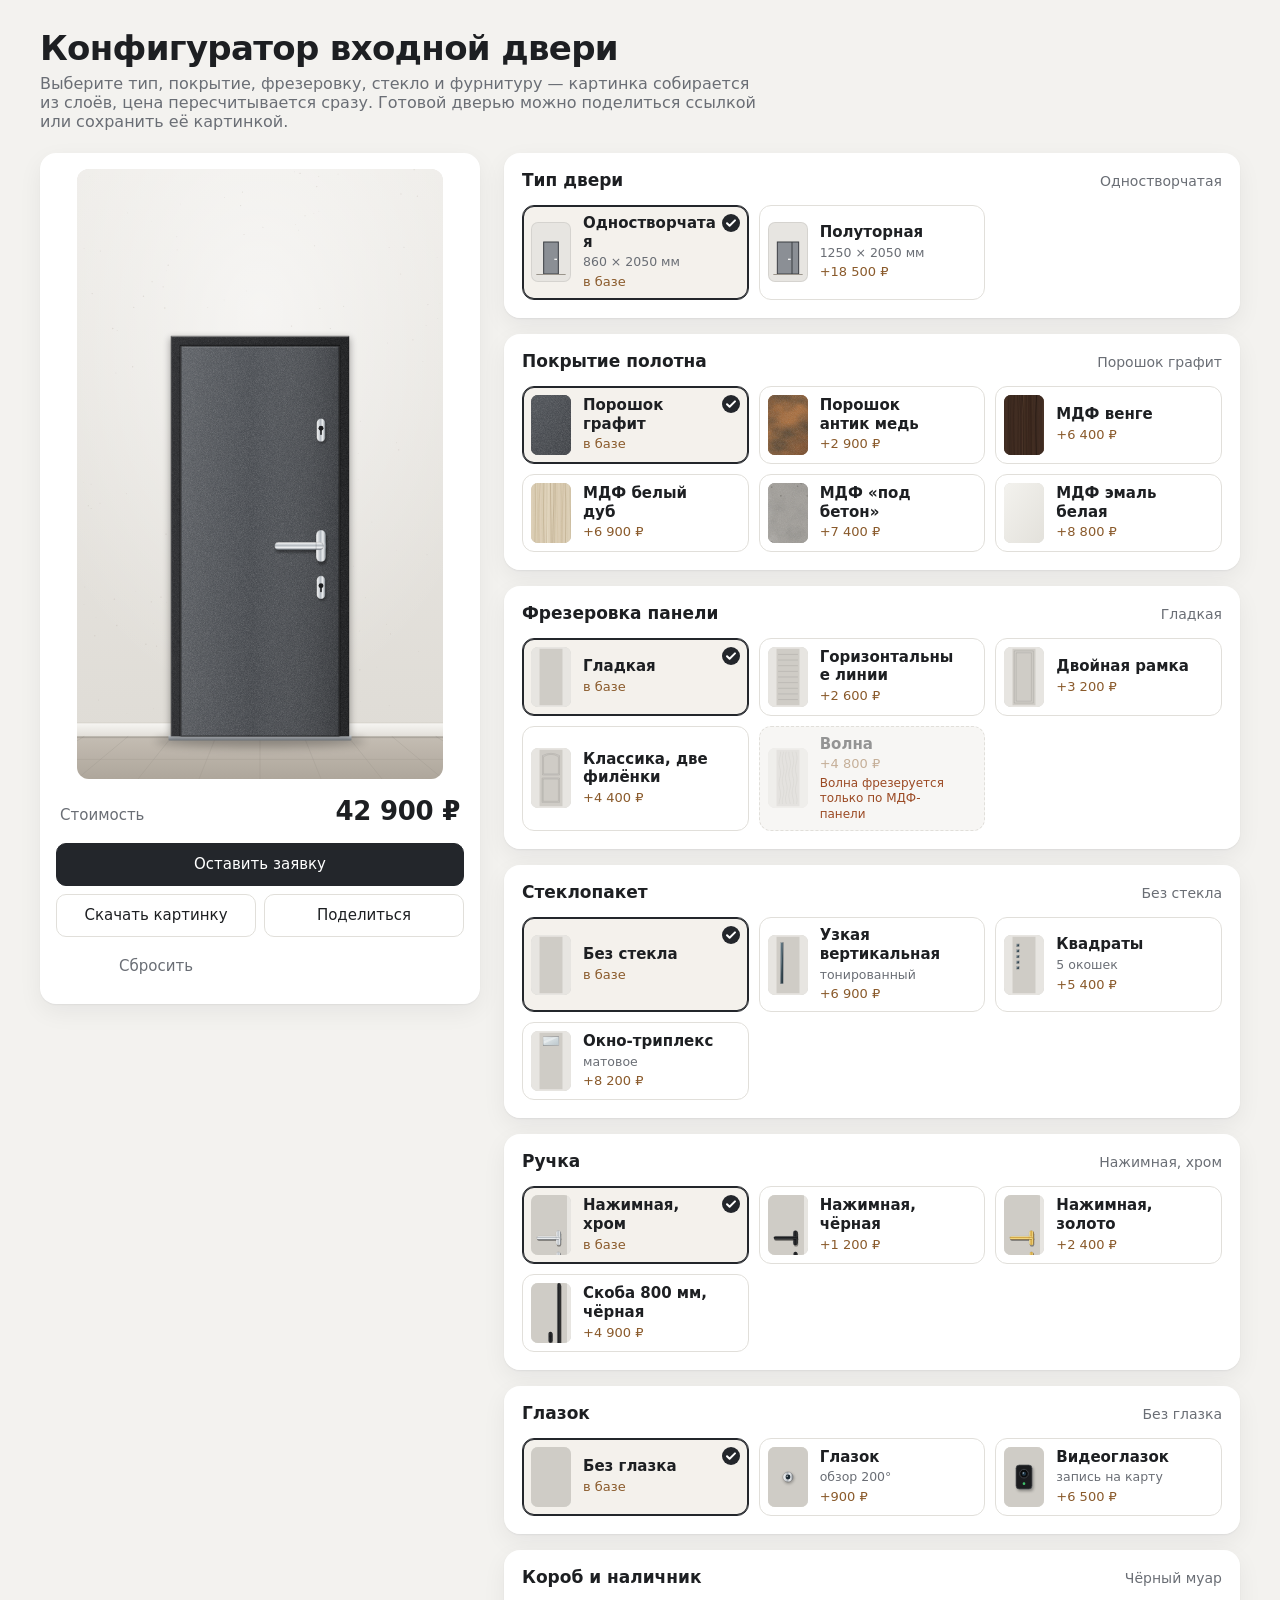
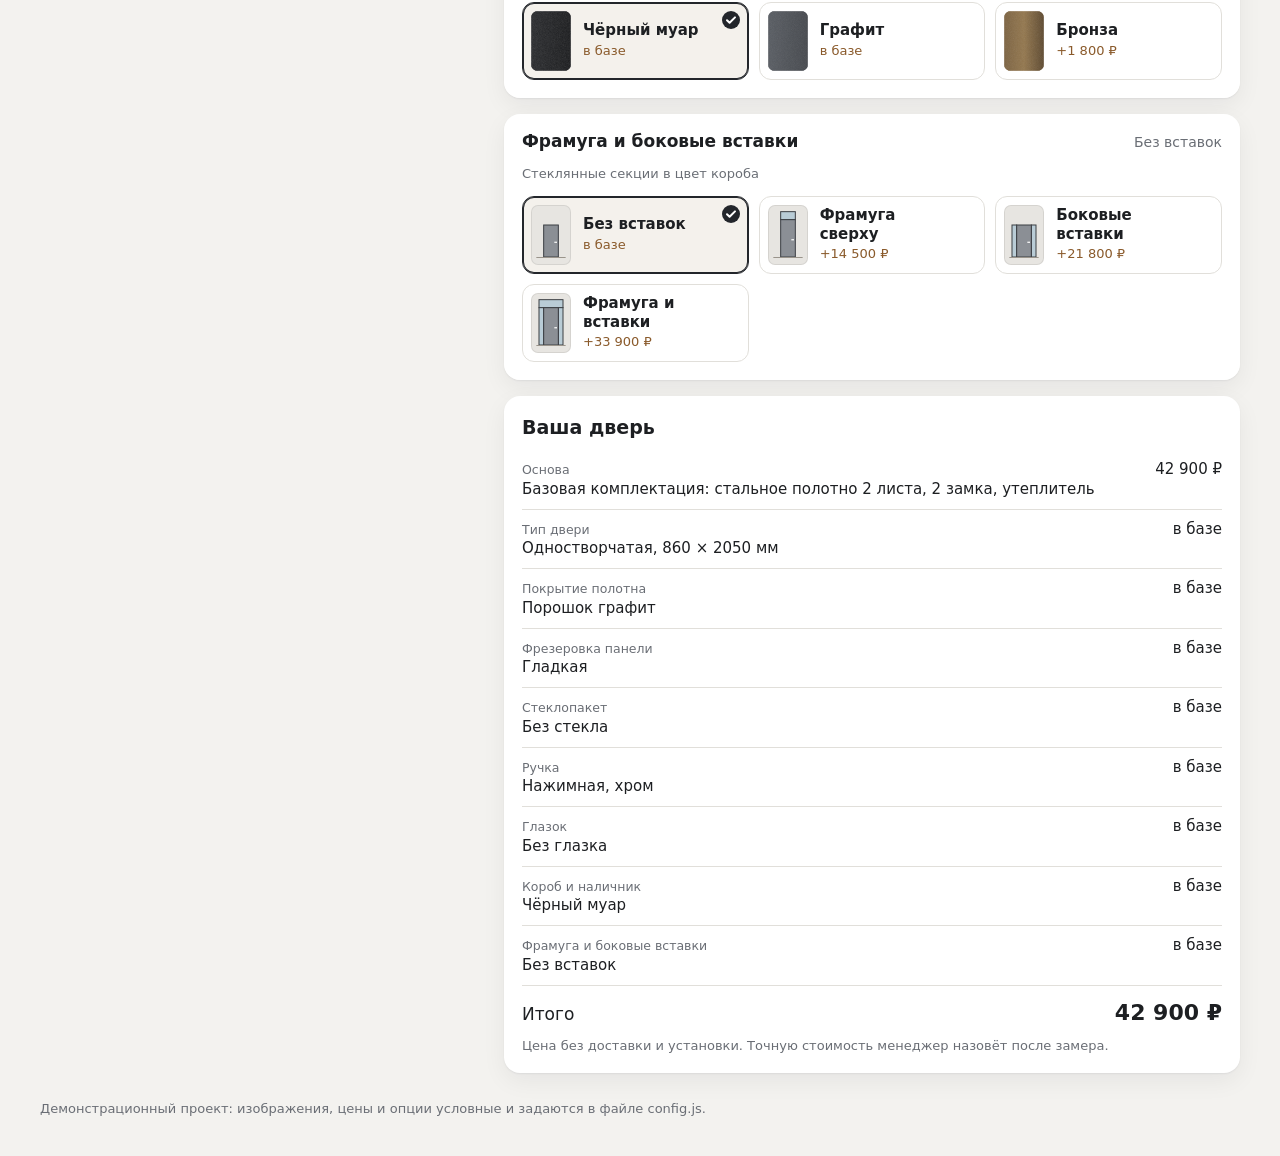
<file: door-configurator/index.html>
<!doctype html>
<html lang="ru">
  <head>
    <meta charset="utf-8" />
    <meta name="viewport" content="width=device-width, initial-scale=1" />
    <title>Конфигуратор входной двери</title>
    <meta name="description" content="Соберите входную дверь: тип, покрытие, фрезеровка, стекло, фурнитура. Картинка меняется по слоям, цена пересчитывается сразу." />
    <link rel="icon" href="data:image/svg+xml,%3Csvg xmlns='http://www.w3.org/2000/svg' viewBox='0 0 16 16'%3E%3Crect x='3' y='1' width='10' height='14' rx='1' fill='%2323262b'/%3E%3Ccircle cx='10.5' cy='8.5' r='1' fill='%23e0b25a'/%3E%3C/svg%3E" />
    <link rel="stylesheet" href="configurator.css" />
  </head>
  <body class="dc-page">
    <main class="dc-page__wrap">
      <header class="dc-page__header">
        <h1 class="dc-page__title">Конфигуратор входной двери</h1>
        <p class="dc-page__lead">
          Выберите тип, покрытие, фрезеровку, стекло и фурнитуру — картинка собирается из слоёв, цена
          пересчитывается сразу. Готовой дверью можно поделиться ссылкой или сохранить её картинкой.
        </p>
      </header>

      <div data-door-configurator>
        <noscript>Для конфигуратора нужен включённый JavaScript.</noscript>
      </div>

      <footer class="dc-page__footer">
        Демонстрационный проект: изображения, цены и опции условные и задаются в файле config.js.
      </footer>
    </main>

    <script src="config.js"></script>
    <script src="configurator.js"></script>
  </body>
</html>
</file>
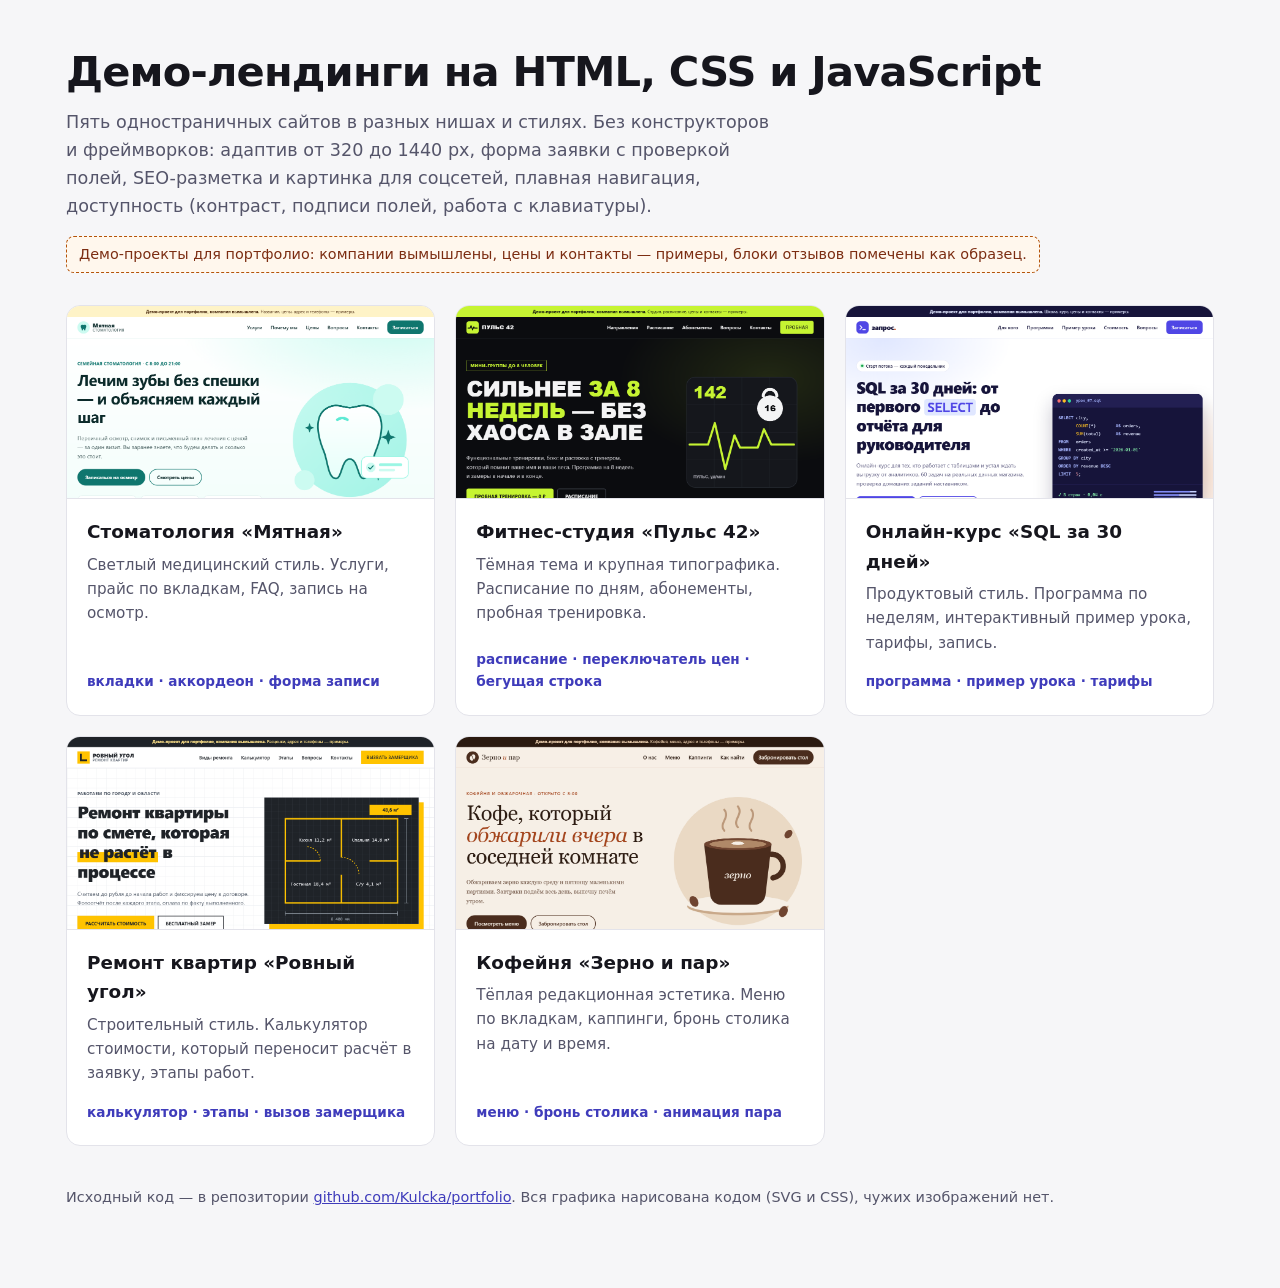
<file: landings/index.html>
<!doctype html>
<html lang="ru">
<head>
  <meta charset="utf-8">
  <meta name="viewport" content="width=device-width, initial-scale=1">
  <title>Демо-лендинги на HTML/CSS/JS — портфолио</title>
  <meta name="description" content="Пять демо-лендингов для вымышленных компаний: стоматология, фитнес-студия, онлайн-курс, ремонт квартир, кофейня. Чистый HTML, CSS и JavaScript, адаптив 320–1440 px.">
  <meta name="robots" content="noindex, nofollow">
  <meta property="og:title" content="Демо-лендинги на HTML/CSS/JS">
  <meta property="og:description" content="Пять демо-лендингов для портфолио: адаптив, форма заявки, SEO-разметка.">
  <meta property="og:image" content="https://kulcka.github.io/portfolio/landings/renovation/og.png">
  <link rel="icon" href="data:image/svg+xml,%3Csvg%20xmlns='http://www.w3.org/2000/svg'%20viewBox='0%200%2016%2016'%3E%3Crect%20width='16'%20height='16'%20rx='3'%20fill='%2316143a'/%3E%3Cpath%20d='M4%205h8M4%208h8M4%2011h5'%20stroke='%23fff'%20stroke-width='1.5'/%3E%3C/svg%3E">
  <style>
    :root { --bg: #f6f6f8; --text: #16161d; --muted: #55556a; --card: #fff; --line: #e3e3ea; --accent: #3f3cbb; }
    *, *::before, *::after { box-sizing: border-box; }
    body { margin: 0; min-width: 320px; background: var(--bg); color: var(--text); font: 1rem/1.6 "Segoe UI", system-ui, -apple-system, Roboto, Arial, sans-serif; }
    main { max-width: 1180px; margin: 0 auto; padding: 48px 16px 64px; }
    h1 { font-size: clamp(1.8rem, 1.3rem + 2vw, 2.6rem); line-height: 1.15; margin: 0 0 12px; letter-spacing: -.02em; }
    .lead { color: var(--muted); max-width: 720px; margin: 0 0 8px; font-size: 1.1rem; }
    .note { display: inline-block; margin: 8px 0 32px; padding: 6px 12px; border: 1px dashed #b45309; border-radius: 8px; color: #7c2d12; background: #fff7ed; font-size: .9rem; }
    ul { list-style: none; margin: 0; padding: 0; display: grid; gap: 20px; }
    @media (min-width: 700px) { ul { grid-template-columns: repeat(2, 1fr); } }
    @media (min-width: 1060px) { ul { grid-template-columns: repeat(3, 1fr); } }
    li { background: var(--card); border: 1px solid var(--line); border-radius: 14px; overflow: hidden; display: flex; flex-direction: column; transition: box-shadow .2s, transform .2s; }
    li:hover { box-shadow: 0 16px 40px rgba(22, 22, 29, .12); transform: translateY(-2px); }
    img { display: block; width: 100%; height: auto; aspect-ratio: 1200 / 630; object-fit: cover; border-bottom: 1px solid var(--line); }
    .body { padding: 18px 20px 22px; display: flex; flex-direction: column; gap: 6px; flex: 1; }
    h2 { font-size: 1.15rem; margin: 0; }
    h2 a { color: inherit; text-decoration: none; }
    h2 a::after { content: ""; position: absolute; inset: 0; }
    li { position: relative; }
    h2 a:focus-visible { outline: none; }
    li:focus-within { outline: 3px solid var(--accent); outline-offset: 3px; }
    .body p { margin: 0; color: var(--muted); font-size: .95rem; }
    .tags { margin-top: auto !important; padding-top: 10px; font-size: .85rem !important; color: var(--accent) !important; font-weight: 600; }
    footer { margin-top: 40px; color: var(--muted); font-size: .9rem; }
    footer a { color: var(--accent); }
  </style>
</head>
<body>
  <main>
    <h1>Демо-лендинги на HTML, CSS и JavaScript</h1>
    <p class="lead">Пять одностраничных сайтов в разных нишах и стилях. Без конструкторов и фреймворков: адаптив от 320 до 1440 px, форма заявки с проверкой полей, SEO-разметка и картинка для соцсетей, плавная навигация, доступность (контраст, подписи полей, работа с клавиатуры).</p>
    <p class="note">Демо-проекты для портфолио: компании вымышлены, цены и контакты — примеры, блоки отзывов помечены как образец.</p>
    <ul>
      <li>
        <img src="dental/og.png" alt="Первый экран лендинга стоматологии «Мятная»" width="1200" height="630" loading="lazy">
        <div class="body">
          <h2><a href="dental/">Стоматология «Мятная»</a></h2>
          <p>Светлый медицинский стиль. Услуги, прайс по вкладкам, FAQ, запись на осмотр.</p>
          <p class="tags">вкладки · аккордеон · форма записи</p>
        </div>
      </li>
      <li>
        <img src="fitness/og.png" alt="Первый экран лендинга фитнес-студии «Пульс 42»" width="1200" height="630" loading="lazy">
        <div class="body">
          <h2><a href="fitness/">Фитнес-студия «Пульс 42»</a></h2>
          <p>Тёмная тема и крупная типографика. Расписание по дням, абонементы, пробная тренировка.</p>
          <p class="tags">расписание · переключатель цен · бегущая строка</p>
        </div>
      </li>
      <li>
        <img src="course/og.png" alt="Первый экран лендинга онлайн-курса «SQL за 30 дней»" width="1200" height="630" loading="lazy">
        <div class="body">
          <h2><a href="course/">Онлайн-курс «SQL за 30 дней»</a></h2>
          <p>Продуктовый стиль. Программа по неделям, интерактивный пример урока, тарифы, запись.</p>
          <p class="tags">программа · пример урока · тарифы</p>
        </div>
      </li>
      <li>
        <img src="renovation/og.png" alt="Первый экран лендинга ремонта квартир «Ровный угол»" width="1200" height="630" loading="lazy">
        <div class="body">
          <h2><a href="renovation/">Ремонт квартир «Ровный угол»</a></h2>
          <p>Строительный стиль. Калькулятор стоимости, который переносит расчёт в заявку, этапы работ.</p>
          <p class="tags">калькулятор · этапы · вызов замерщика</p>
        </div>
      </li>
      <li>
        <img src="coffee/og.png" alt="Первый экран лендинга кофейни «Зерно и пар»" width="1200" height="630" loading="lazy">
        <div class="body">
          <h2><a href="coffee/">Кофейня «Зерно и пар»</a></h2>
          <p>Тёплая редакционная эстетика. Меню по вкладкам, каппинги, бронь столика на дату и время.</p>
          <p class="tags">меню · бронь столика · анимация пара</p>
        </div>
      </li>
    </ul>
    <footer>
      <p>Исходный код — в репозитории <a href="https://github.com/Kulcka/portfolio/tree/main/landings">github.com/Kulcka/portfolio</a>. Вся графика нарисована кодом (SVG и CSS), чужих изображений нет.</p>
    </footer>
  </main>
</body>
</html>
</file>
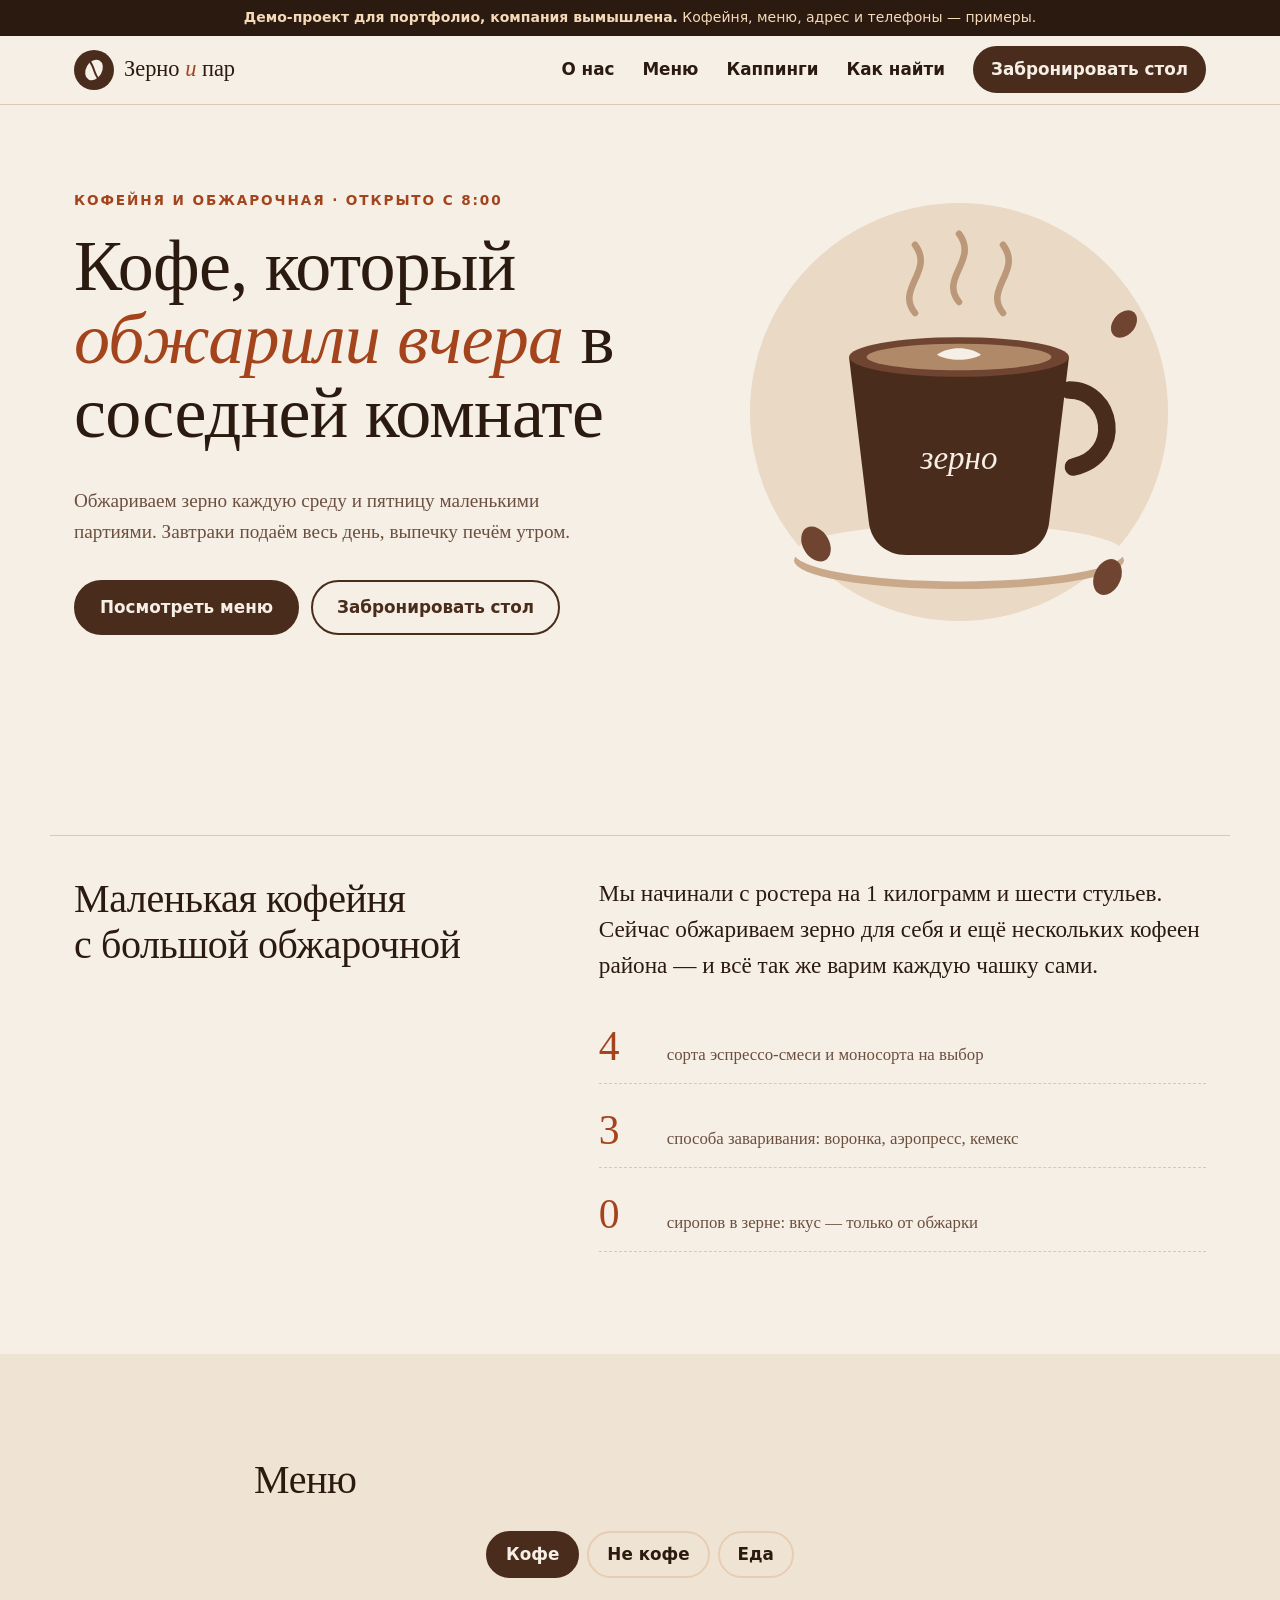
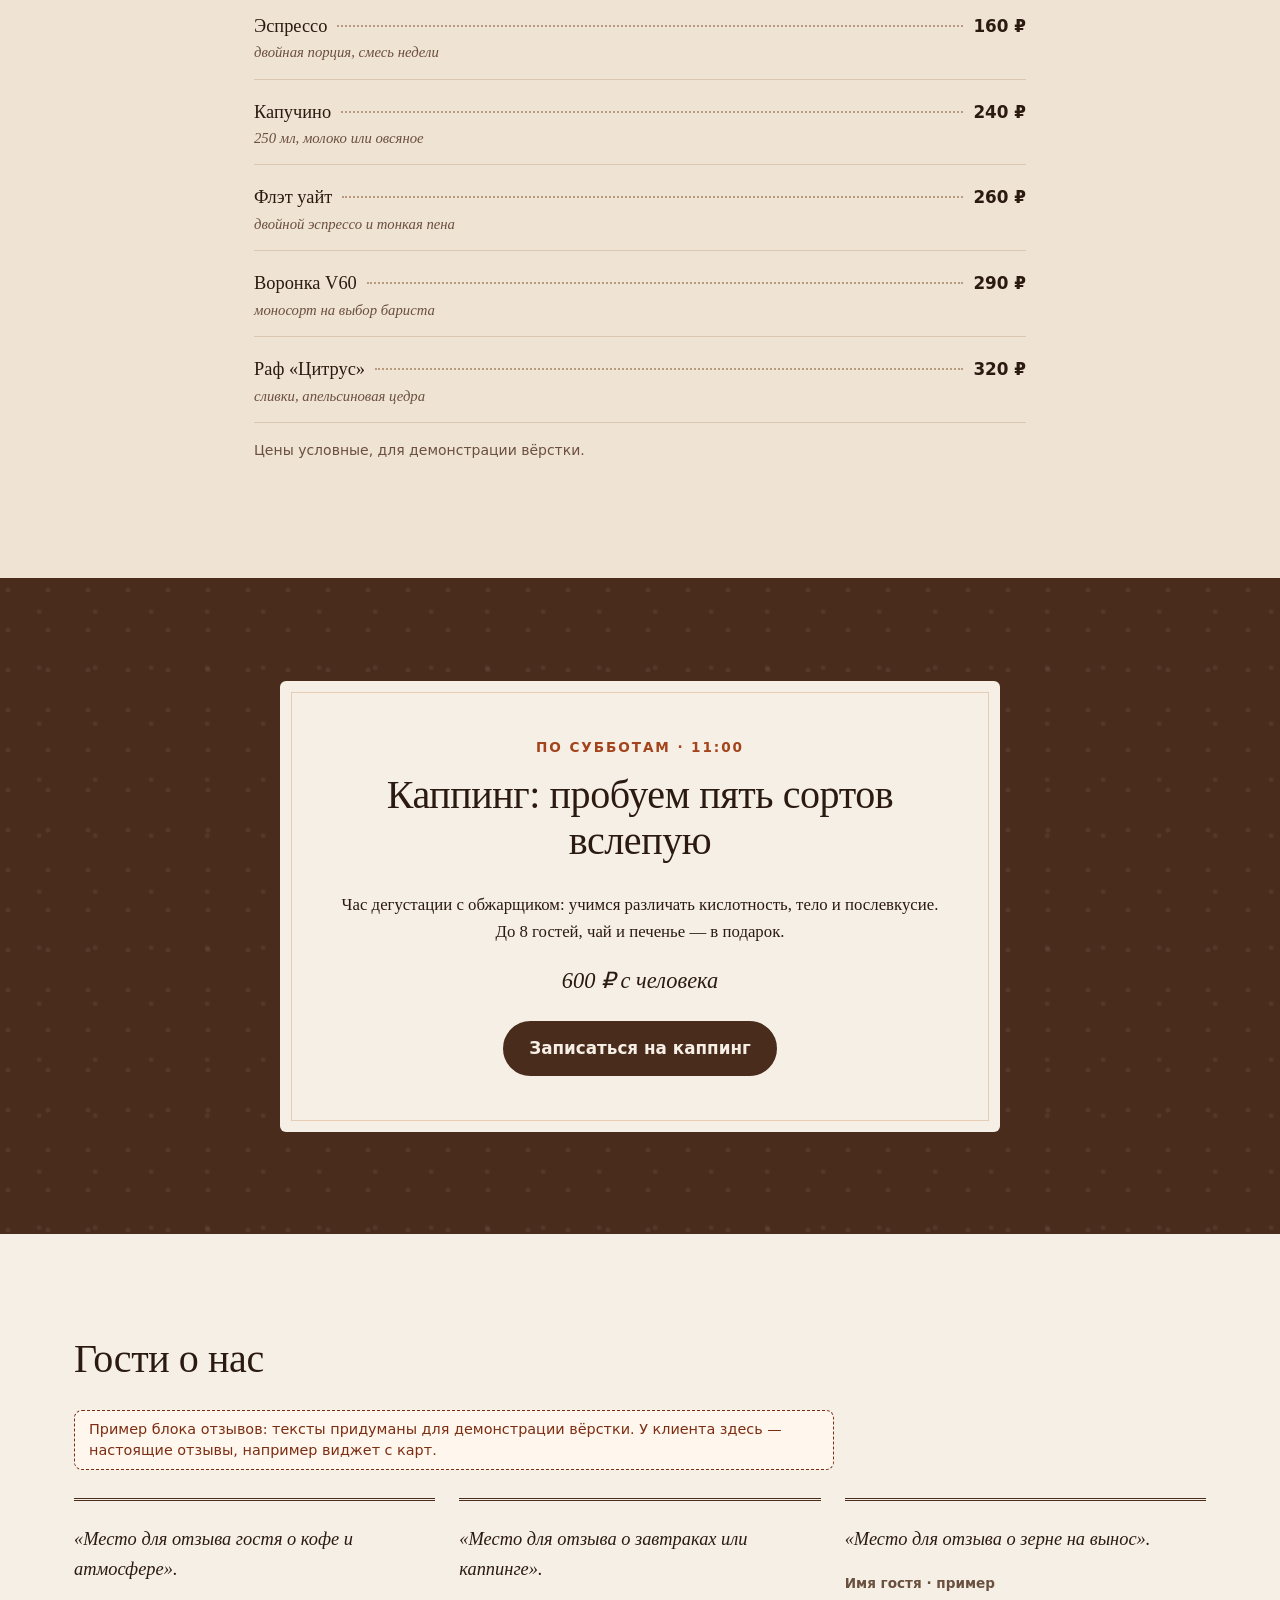
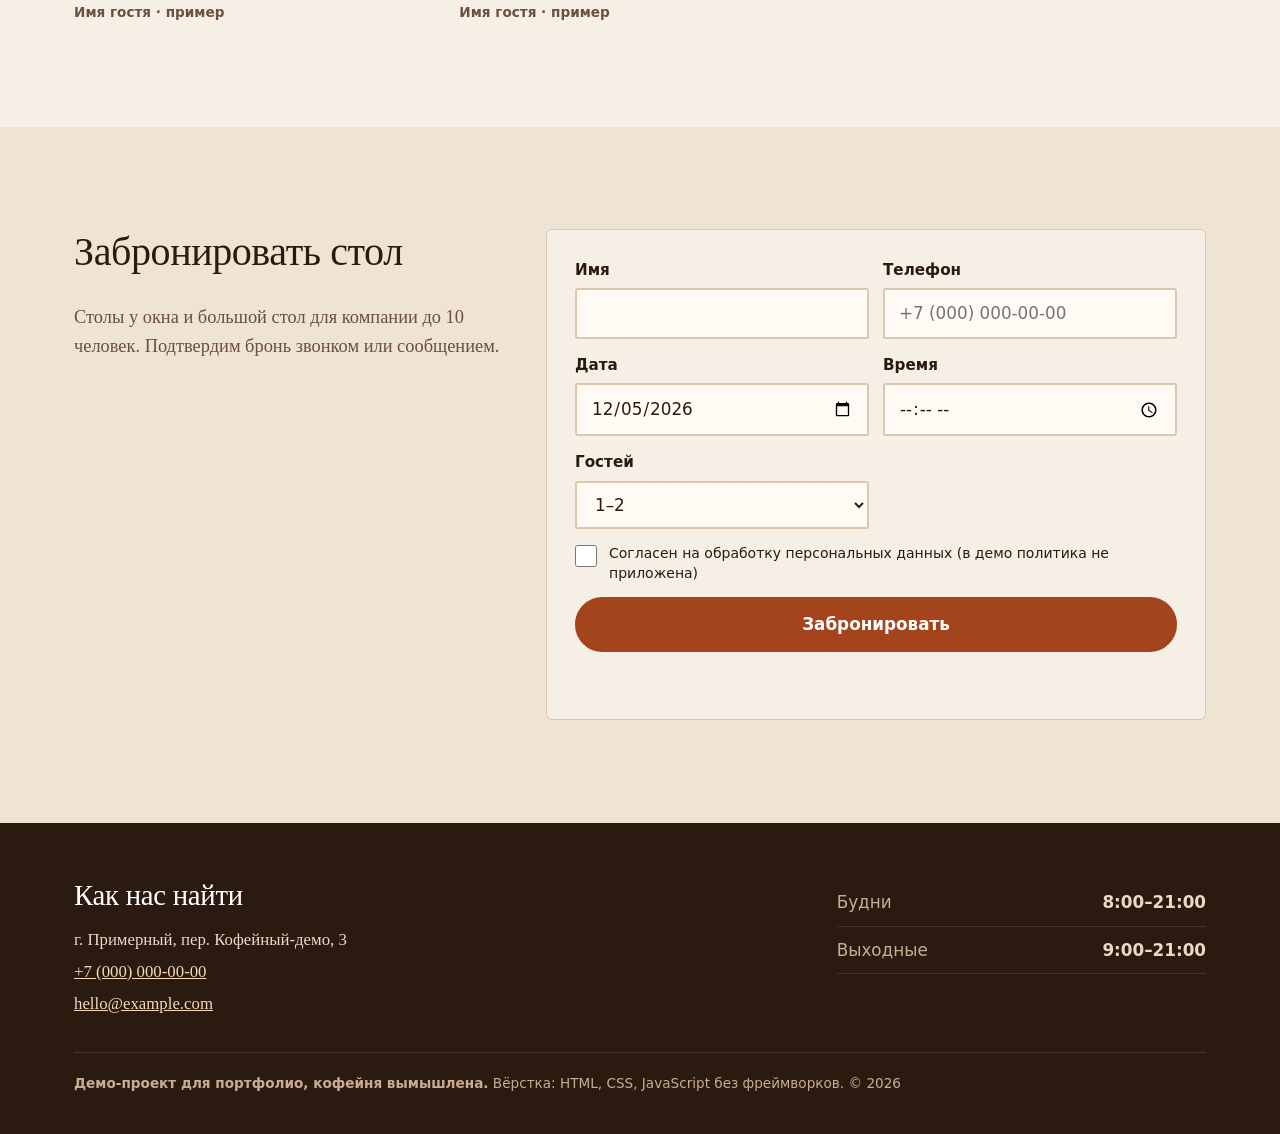
<file: landings/coffee/index.html>
<!doctype html>
<html lang="ru">
<head>
  <meta charset="utf-8">
  <meta name="viewport" content="width=device-width, initial-scale=1">
  <title>Кофейня «Зерно и пар» — обжарка на месте и завтраки весь день | демо-лендинг</title>
  <meta name="description" content="Кофейня «Зерно и пар»: собственная обжарка, альтернативные способы заваривания, выпечка и завтраки весь день, каппинги по субботам. Демо-проект для портфолио, кофейня вымышлена.">
  <!-- Демо: страница не должна попадать в поиск как настоящая кофейня -->
  <meta name="robots" content="noindex, nofollow">
  <link rel="canonical" href="https://kulcka.github.io/portfolio/landings/coffee/">
  <meta name="theme-color" content="#4a2c1d">
  <meta property="og:type" content="website">
  <meta property="og:locale" content="ru_RU">
  <meta property="og:title" content="Кофейня «Зерно и пар» — демо-лендинг">
  <meta property="og:description" content="Обжарка на месте и завтраки весь день. Демо-проект для портфолио, кофейня вымышлена.">
  <meta property="og:url" content="https://kulcka.github.io/portfolio/landings/coffee/">
  <meta property="og:image" content="https://kulcka.github.io/portfolio/landings/coffee/og.png">
  <meta property="og:image:width" content="1200">
  <meta property="og:image:height" content="630">
  <meta name="twitter:card" content="summary_large_image">
  <link rel="icon" href="favicon.svg" type="image/svg+xml">
  <link rel="stylesheet" href="../assets/base.css">
  <link rel="stylesheet" href="styles.css">
</head>
<body>
  <a class="skip-link" href="#main">Перейти к содержанию</a>

  <p class="demo-bar" role="note">
    <strong>Демо-проект для портфолио, компания вымышлена.</strong>
    Кофейня, меню, адрес и телефоны — примеры.
  </p>

  <header class="header">
    <div class="container header__inner">
      <a class="logo" href="#top" aria-label="Кофейня «Зерно и пар» — в начало страницы">
        <svg class="logo__mark" viewBox="0 0 40 40" aria-hidden="true" focusable="false">
          <circle cx="20" cy="20" r="20" fill="#4a2c1d"/>
          <ellipse cx="20" cy="20" rx="8" ry="11" fill="#f6efe6" transform="rotate(30 20 20)"/>
          <path d="M16 12c4 4 4 12 8 16" fill="none" stroke="#4a2c1d" stroke-width="2"/>
        </svg>
        <span>Зерно <em>и</em> пар</span>
      </a>
      <button class="menu-toggle" type="button" data-menu-toggle aria-controls="site-menu" aria-expanded="false" aria-label="Открыть меню">
        <span></span><span></span><span></span>
      </button>
      <nav class="nav" id="site-menu" aria-label="Основное меню" data-nav>
        <a href="#about">О нас</a>
        <a href="#menu">Меню</a>
        <a href="#cupping">Каппинги</a>
        <a href="#contacts">Как найти</a>
        <a class="btn btn--small" href="#booking">Забронировать стол</a>
      </nav>
    </div>
  </header>

  <main id="main">
    <section class="hero" id="top" aria-labelledby="hero-title">
      <div class="container hero__grid">
        <div class="hero__text">
          <p class="hero__since">кофейня и обжарочная · открыто с 8:00</p>
          <h1 id="hero-title">Кофе, который <em>обжарили вчера</em> в соседней комнате</h1>
          <p class="lead">Обжариваем зерно каждую среду и пятницу маленькими партиями. Завтраки подаём весь день, выпечку печём утром.</p>
          <div class="hero__actions">
            <a class="btn" href="#menu">Посмотреть меню</a>
            <a class="btn btn--ghost" href="#booking">Забронировать стол</a>
          </div>
        </div>
        <figure class="hero__art" aria-hidden="true">
          <svg viewBox="0 0 400 420" focusable="false">
            <circle cx="200" cy="210" r="190" fill="#ead9c4"/>
            <g fill="none" stroke="#b08968" stroke-width="6" stroke-linecap="round" opacity=".8">
              <path class="steam" d="M160 120c-18-22 18-38 0-62"/>
              <path class="steam steam--2" d="M200 110c-18-22 18-38 0-62"/>
              <path class="steam steam--3" d="M240 120c-18-22 18-38 0-62"/>
            </g>
            <ellipse cx="200" cy="345" rx="150" ry="26" fill="#c9a98a"/>
            <ellipse cx="200" cy="338" rx="150" ry="26" fill="#f6efe6"/>
            <path d="M100 160h200l-18 150c-2 18-16 30-34 30h-96c-18 0-32-12-34-30z" fill="#4a2c1d"/>
            <path d="M300 190c40 0 50 60 4 70" fill="none" stroke="#4a2c1d" stroke-width="16" stroke-linecap="round"/>
            <ellipse cx="200" cy="160" rx="100" ry="18" fill="#6f4430"/>
            <ellipse cx="200" cy="160" rx="84" ry="12" fill="#b08968"/>
            <path d="M180 158c10-8 30-8 40 0-10 6-30 6-40 0z" fill="#f6efe6"/>
            <text x="200" y="262" text-anchor="middle" font-family="Georgia, serif" font-style="italic" font-size="30" fill="#f6efe6">зерно</text>
            <g fill="#6f4430">
              <ellipse cx="70" cy="330" rx="12" ry="17" transform="rotate(-30 70 330)"/>
              <ellipse cx="335" cy="360" rx="12" ry="17" transform="rotate(25 335 360)"/>
              <ellipse cx="350" cy="130" rx="10" ry="14" transform="rotate(40 350 130)"/>
            </g>
          </svg>
        </figure>
      </div>
    </section>

    <section class="section" id="about" aria-labelledby="about-title">
      <div class="container about">
        <h2 id="about-title">Маленькая кофейня с&nbsp;большой обжарочной</h2>
        <div class="about__text">
          <p class="about__big">Мы начинали с ростера на 1 килограмм и шести стульев. Сейчас обжариваем зерно для себя и ещё нескольких кофеен района — и всё так же варим каждую чашку сами.</p>
          <ul class="about__list">
            <li data-reveal><span class="about__num">4</span> сорта эспрессо-смеси и&nbsp;моносорта на выбор</li>
            <li data-reveal><span class="about__num">3</span> способа заваривания: воронка, аэропресс, кемекс</li>
            <li data-reveal><span class="about__num">0</span> сиропов в&nbsp;зерне: вкус — только от обжарки</li>
          </ul>
        </div>
      </div>
    </section>

    <section class="section section--paper" id="menu" aria-labelledby="menu-title">
      <div class="container container--narrow">
        <h2 id="menu-title">Меню</h2>
        <div class="tabs" data-tabs>
          <div class="tabs__list" role="tablist" aria-label="Разделы меню">
            <button class="tabs__tab" type="button" role="tab" id="m-coffee" aria-controls="p-coffee" aria-selected="true">Кофе</button>
            <button class="tabs__tab" type="button" role="tab" id="m-other" aria-controls="p-other" aria-selected="false" tabindex="-1">Не кофе</button>
            <button class="tabs__tab" type="button" role="tab" id="m-food" aria-controls="p-food" aria-selected="false" tabindex="-1">Еда</button>
          </div>
          <div class="tabs__panel" role="tabpanel" id="p-coffee" aria-labelledby="m-coffee" tabindex="0">
            <ul class="menu">
              <li><span class="menu__name">Эспрессо</span><span class="menu__dots" aria-hidden="true"></span><span class="menu__price">160 ₽</span><small>двойная порция, смесь недели</small></li>
              <li><span class="menu__name">Капучино</span><span class="menu__dots" aria-hidden="true"></span><span class="menu__price">240 ₽</span><small>250 мл, молоко или овсяное</small></li>
              <li><span class="menu__name">Флэт уайт</span><span class="menu__dots" aria-hidden="true"></span><span class="menu__price">260 ₽</span><small>двойной эспрессо и тонкая пена</small></li>
              <li><span class="menu__name">Воронка V60</span><span class="menu__dots" aria-hidden="true"></span><span class="menu__price">290 ₽</span><small>моносорт на выбор бариста</small></li>
              <li><span class="menu__name">Раф «Цитрус»</span><span class="menu__dots" aria-hidden="true"></span><span class="menu__price">320 ₽</span><small>сливки, апельсиновая цедра</small></li>
            </ul>
          </div>
          <div class="tabs__panel" role="tabpanel" id="p-other" aria-labelledby="m-other" tabindex="0" hidden>
            <ul class="menu">
              <li><span class="menu__name">Какао на молоке</span><span class="menu__dots" aria-hidden="true"></span><span class="menu__price">230 ₽</span><small>тёмный шоколад 70 %</small></li>
              <li><span class="menu__name">Чай листовой</span><span class="menu__dots" aria-hidden="true"></span><span class="menu__price">250 ₽</span><small>чайник 500 мл</small></li>
              <li><span class="menu__name">Лимонад дня</span><span class="menu__dots" aria-hidden="true"></span><span class="menu__price">270 ₽</span><small>спросите у бариста</small></li>
            </ul>
          </div>
          <div class="tabs__panel" role="tabpanel" id="p-food" aria-labelledby="m-food" tabindex="0" hidden>
            <ul class="menu">
              <li><span class="menu__name">Круассан</span><span class="menu__dots" aria-hidden="true"></span><span class="menu__price">190 ₽</span><small>печём каждое утро</small></li>
              <li><span class="menu__name">Сырники со сметаной</span><span class="menu__dots" aria-hidden="true"></span><span class="menu__price">380 ₽</span><small>весь день</small></li>
              <li><span class="menu__name">Тост с авокадо и яйцом пашот</span><span class="menu__dots" aria-hidden="true"></span><span class="menu__price">450 ₽</span><small>весь день</small></li>
              <li><span class="menu__name">Баскский чизкейк</span><span class="menu__dots" aria-hidden="true"></span><span class="menu__price">330 ₽</span><small>кусочек</small></li>
            </ul>
          </div>
        </div>
        <p class="note">Цены условные, для демонстрации вёрстки.</p>
      </div>
    </section>

    <section class="section cupping-wrap" id="cupping" aria-labelledby="cupping-title">
      <div class="container cupping">
        <div class="cupping__card" data-reveal>
          <p class="cupping__when">по субботам · 11:00</p>
          <h2 id="cupping-title">Каппинг: пробуем пять сортов вслепую</h2>
          <p>Час дегустации с обжарщиком: учимся различать кислотность, тело и послевкусие. До 8 гостей, чай и печенье — в подарок.</p>
          <p class="cupping__price">600 ₽ с человека</p>
          <a class="btn" href="#booking">Записаться на каппинг</a>
        </div>
      </div>
    </section>

    <section class="section" id="reviews" aria-labelledby="reviews-title">
      <div class="container">
        <h2 id="reviews-title">Гости о нас</h2>
        <p class="sample-badge" role="note">Пример блока отзывов: тексты придуманы для демонстрации вёрстки. У клиента здесь — настоящие отзывы, например виджет с карт.</p>
        <ul class="reviews">
          <li data-reveal><blockquote><p>«Место для отзыва гостя о кофе и атмосфере».</p></blockquote><p class="reviews__who">Имя гостя · пример</p></li>
          <li data-reveal><blockquote><p>«Место для отзыва о завтраках или каппинге».</p></blockquote><p class="reviews__who">Имя гостя · пример</p></li>
          <li data-reveal><blockquote><p>«Место для отзыва о зерне на вынос».</p></blockquote><p class="reviews__who">Имя гостя · пример</p></li>
        </ul>
      </div>
    </section>

    <section class="section section--booking" id="booking" aria-labelledby="booking-title">
      <div class="container booking">
        <div>
          <h2 id="booking-title">Забронировать стол</h2>
          <p>Столы у окна и большой стол для компании до 10 человек. Подтвердим бронь звонком или сообщением.</p>
        </div>
        <form class="form" data-demo-form aria-labelledby="booking-title">
          <div class="form__grid">
            <div class="field">
              <label for="f-name">Имя</label>
              <input id="f-name" name="name" type="text" autocomplete="given-name" required minlength="2" aria-describedby="f-name-err">
              <span class="field-error" id="f-name-err" aria-live="polite"></span>
            </div>
            <div class="field">
              <label for="f-phone">Телефон</label>
              <input id="f-phone" name="phone" type="tel" inputmode="tel" autocomplete="tel" placeholder="+7 (000) 000-00-00" required pattern="\+7 \(\d{3}\) \d{3}-\d{2}-\d{2}" aria-describedby="f-phone-err">
              <span class="field-error" id="f-phone-err" aria-live="polite"></span>
            </div>
            <div class="field">
              <label for="f-date">Дата</label>
              <input id="f-date" name="date" type="date" required aria-describedby="f-date-err">
              <span class="field-error" id="f-date-err" aria-live="polite"></span>
            </div>
            <div class="field">
              <label for="f-time">Время</label>
              <input id="f-time" name="time" type="time" min="08:00" max="21:00" step="900" required aria-describedby="f-time-err">
              <span class="field-error" id="f-time-err" aria-live="polite"></span>
            </div>
            <div class="field">
              <label for="f-guests">Гостей</label>
              <select id="f-guests" name="guests" aria-describedby="f-guests-err">
                <option>1–2</option>
                <option>3–4</option>
                <option>5–6</option>
                <option>7–10</option>
                <option>Каппинг (1 место)</option>
              </select>
              <span class="field-error" id="f-guests-err" aria-live="polite"></span>
            </div>
          </div>
          <div class="field field--hp" aria-hidden="true">
            <label for="f-company">Компания</label>
            <input id="f-company" name="company" type="text" tabindex="-1" autocomplete="off" data-honeypot>
          </div>
          <div class="field field--check">
            <input id="f-consent" name="consent" type="checkbox" required aria-describedby="f-consent-err">
            <label for="f-consent">Согласен на обработку персональных данных (в демо политика не приложена)</label>
            <span class="field-error" id="f-consent-err" aria-live="polite"></span>
          </div>
          <button class="btn btn--block" type="submit">Забронировать</button>
          <p class="form-status" data-form-status role="status" aria-live="polite"></p>
        </form>
      </div>
    </section>
  </main>

  <footer class="footer" id="contacts" aria-labelledby="contacts-title">
    <div class="container footer__grid">
      <div>
        <h2 id="contacts-title" class="footer__title">Как нас найти</h2>
        <address>
          г. Примерный, пер. Кофейный-демо, 3<br>
          <a href="tel:+70000000000">+7 (000) 000-00-00</a><br>
          <a href="mailto:hello@example.com">hello@example.com</a>
        </address>
      </div>
      <dl class="hours">
        <div><dt>Будни</dt><dd>8:00–21:00</dd></div>
        <div><dt>Выходные</dt><dd>9:00–21:00</dd></div>
      </dl>
      <p class="footer__legal"><strong>Демо-проект для портфолио, кофейня вымышлена.</strong> Вёрстка: HTML, CSS, JavaScript без фреймворков. © <span data-year>2026</span></p>
    </div>
  </footer>

  <script src="../assets/base.js" defer></script>
  <script src="../assets/tabs.js" defer></script>
  <script src="script.js" defer></script>
</body>
</html>
</file>
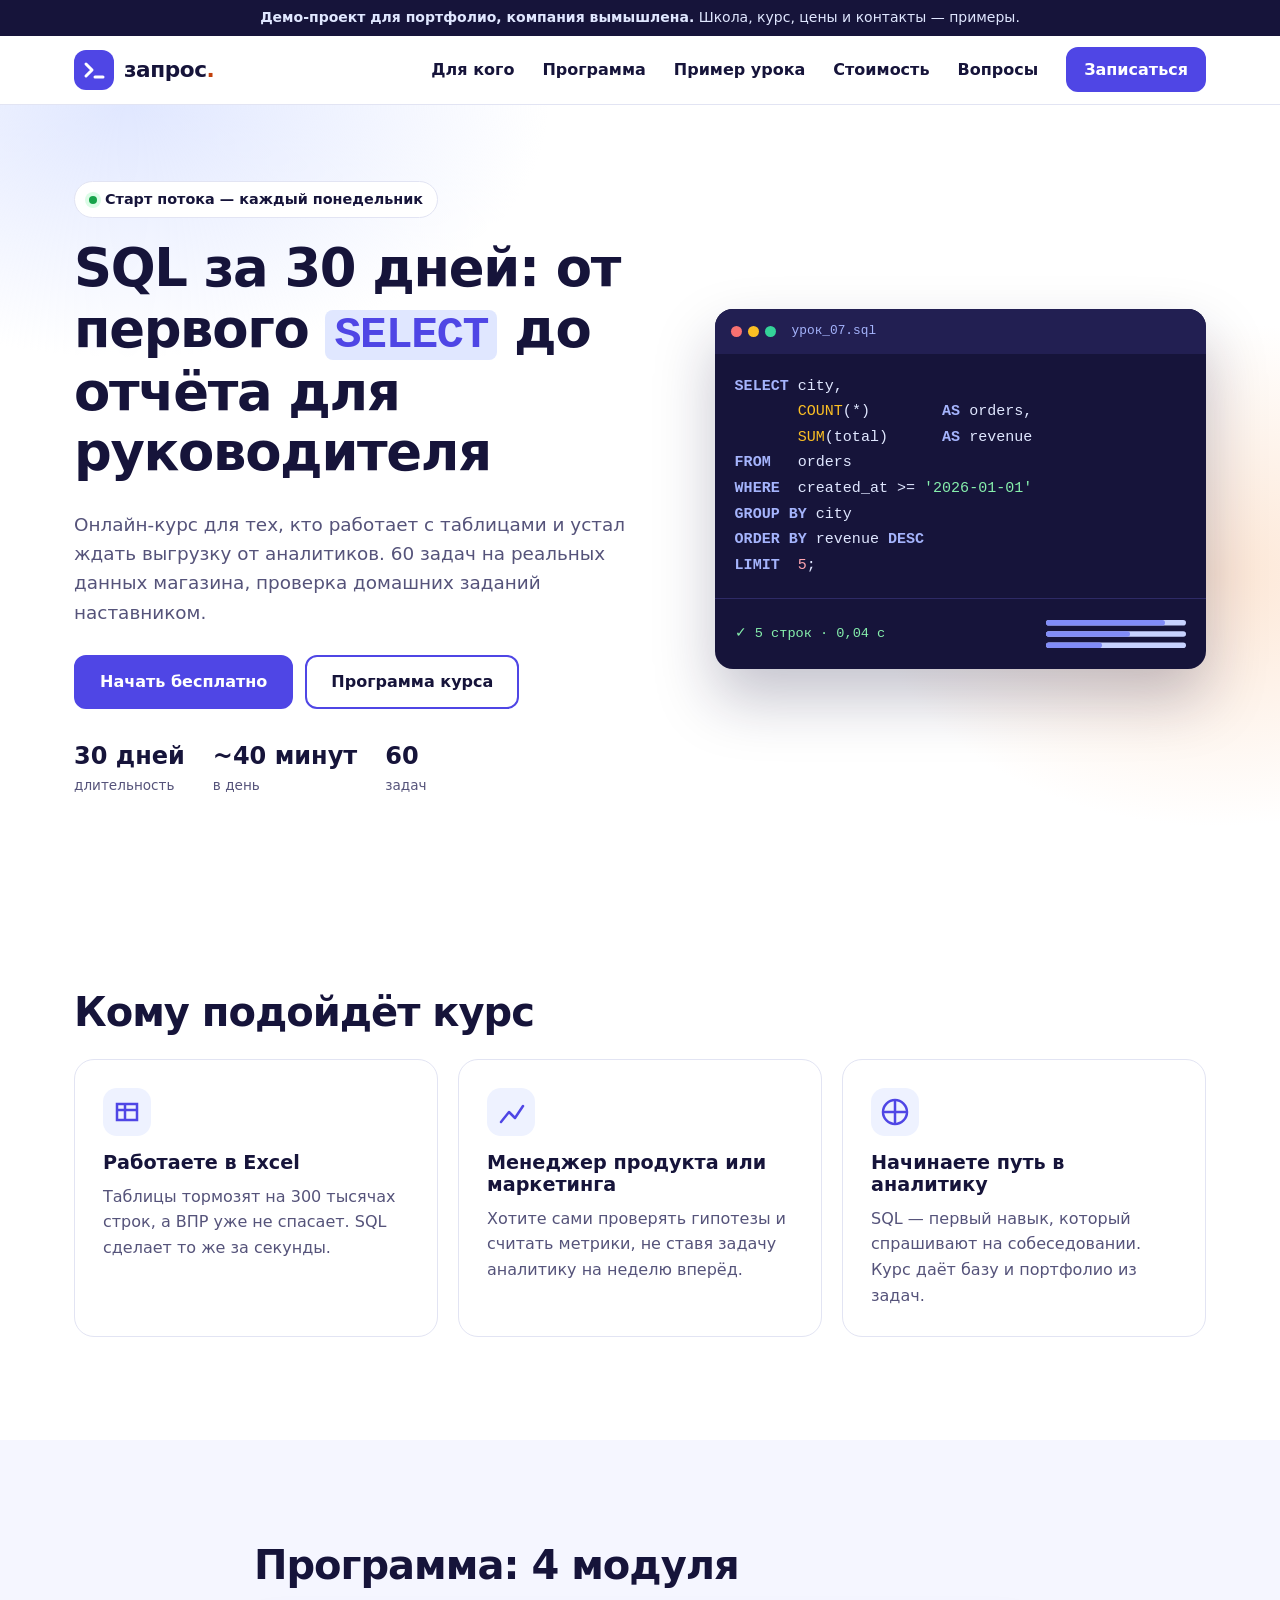
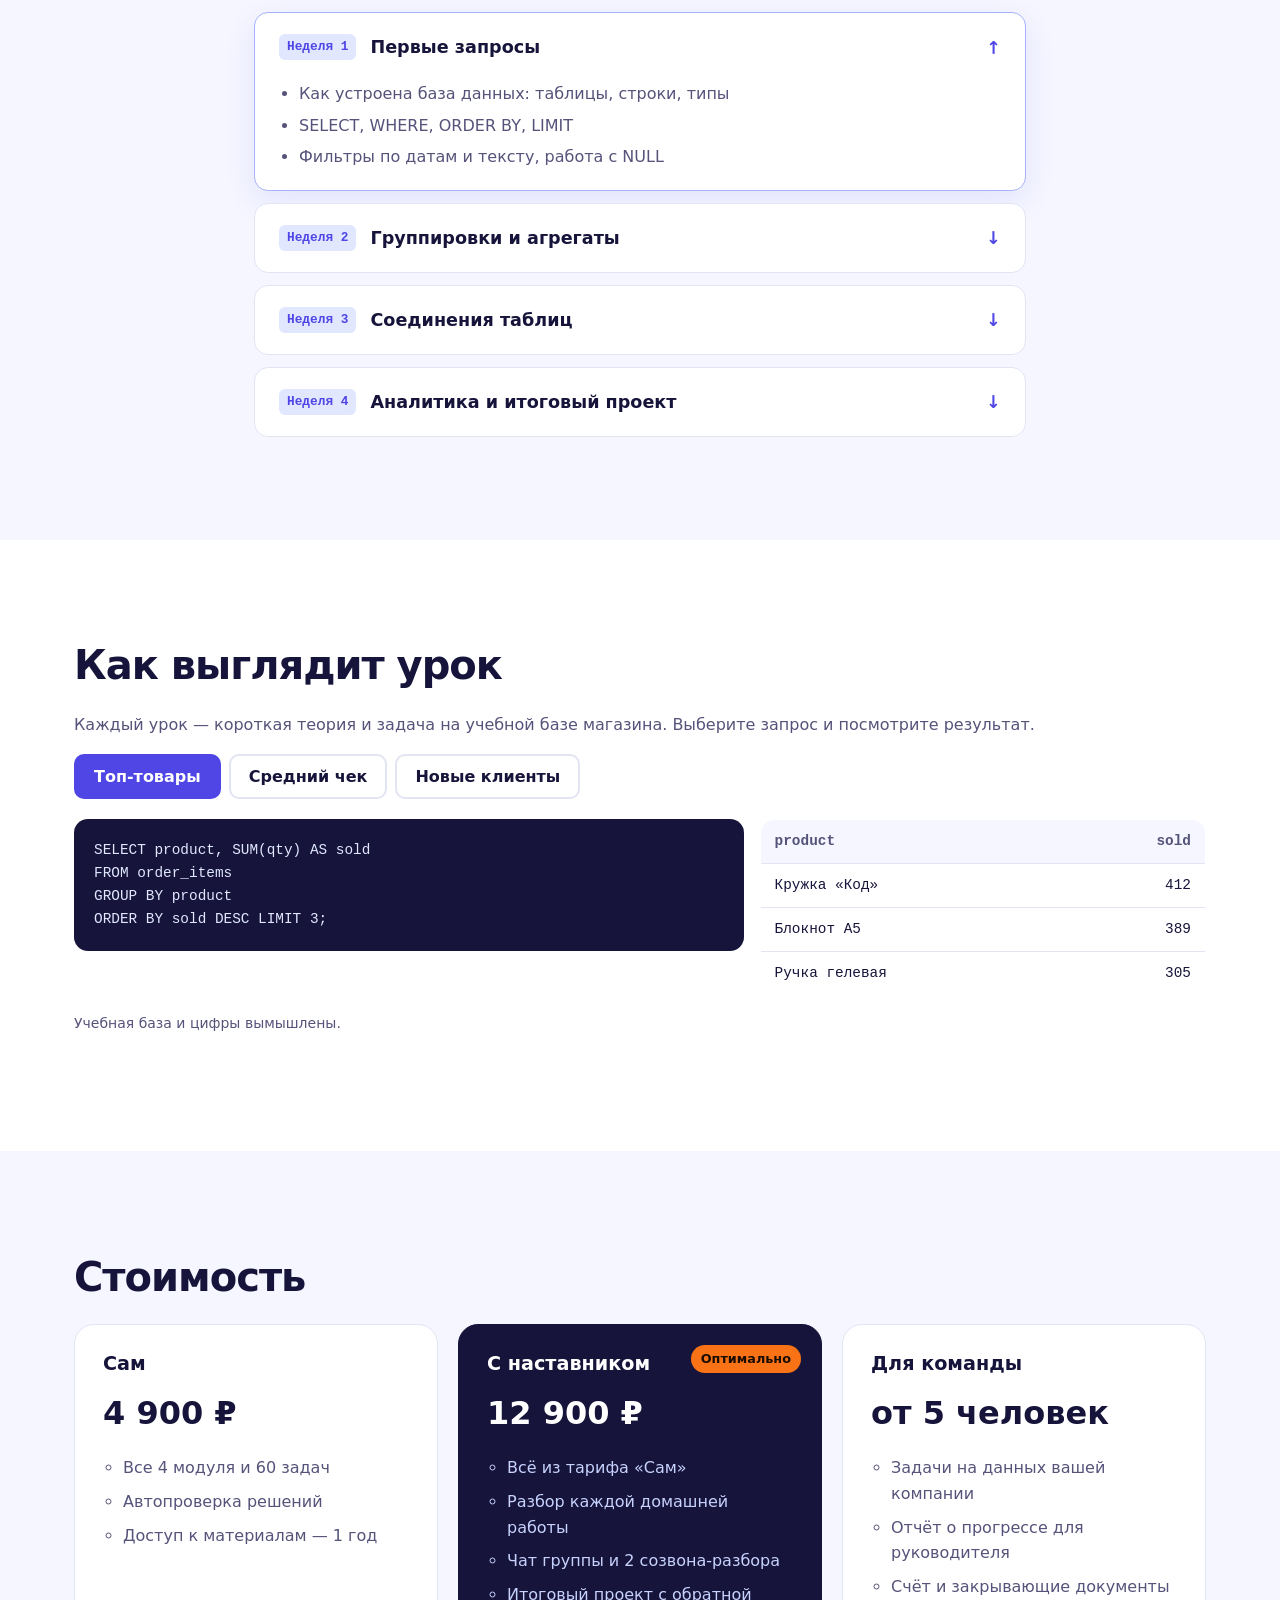
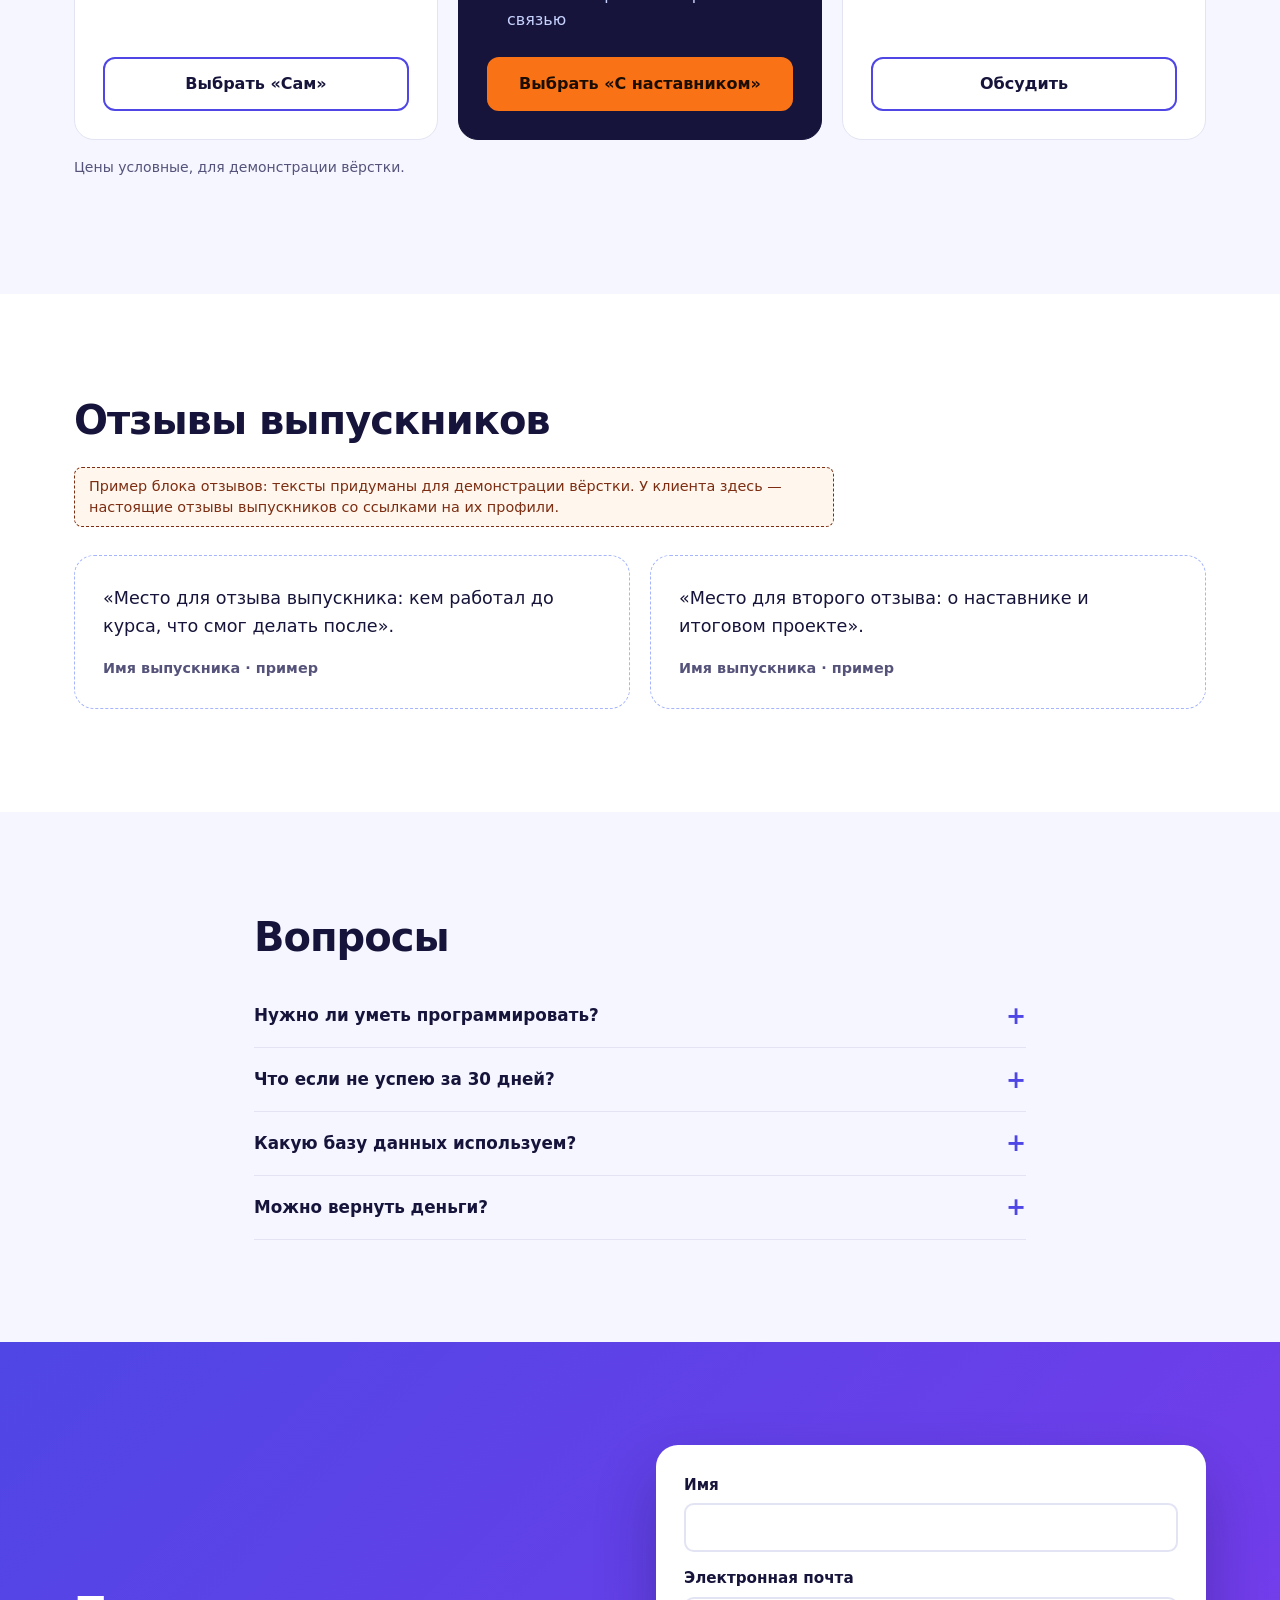
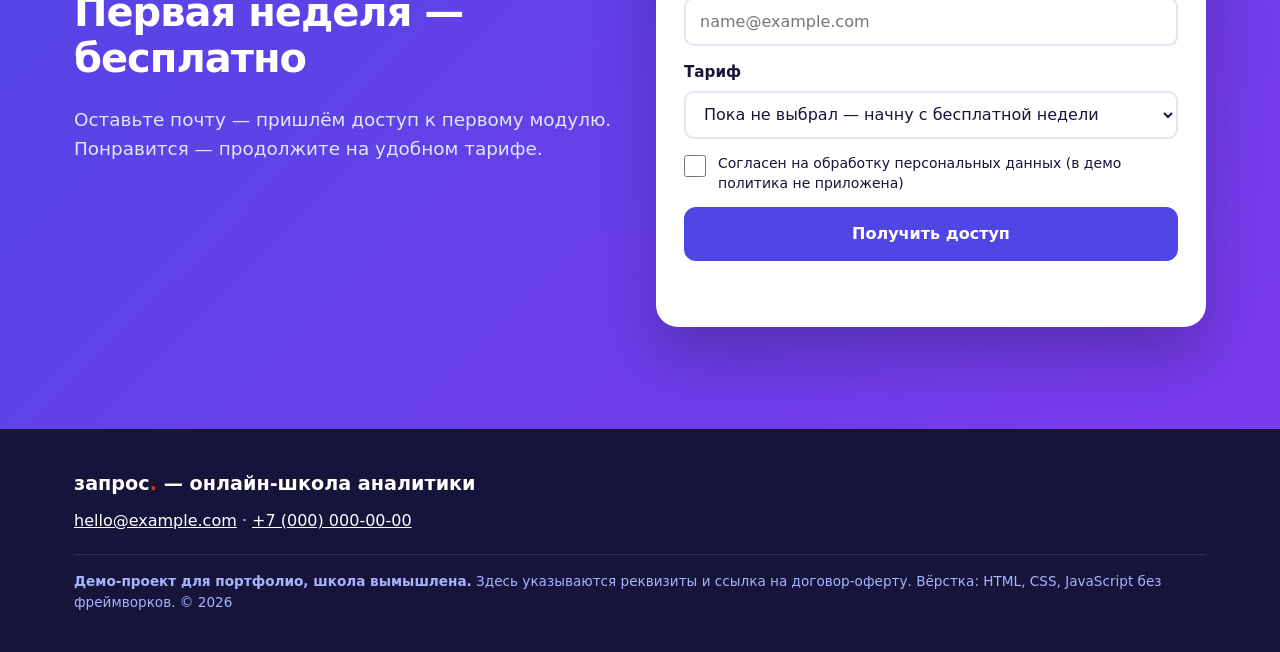
<file: landings/course/index.html>
<!doctype html>
<html lang="ru">
<head>
  <meta charset="utf-8">
  <meta name="viewport" content="width=device-width, initial-scale=1">
  <title>Онлайн-курс «SQL за 30 дней» — аналитика данных с нуля | демо-лендинг</title>
  <meta name="description" content="Онлайн-курс «SQL за 30 дней» от школы «Запрос»: 4 модуля, 60 задач на реальных таблицах, проверка домашних заданий наставником. Демо-проект для портфолио, школа вымышлена.">
  <!-- Демо: страница не должна попадать в поиск как настоящая школа -->
  <meta name="robots" content="noindex, nofollow">
  <link rel="canonical" href="https://kulcka.github.io/portfolio/landings/course/">
  <meta name="theme-color" content="#4f46e5">
  <meta property="og:type" content="website">
  <meta property="og:locale" content="ru_RU">
  <meta property="og:title" content="Онлайн-курс «SQL за 30 дней» — демо-лендинг">
  <meta property="og:description" content="60 задач на реальных таблицах и наставник. Демо-проект для портфолио, школа вымышлена.">
  <meta property="og:url" content="https://kulcka.github.io/portfolio/landings/course/">
  <meta property="og:image" content="https://kulcka.github.io/portfolio/landings/course/og.png">
  <meta property="og:image:width" content="1200">
  <meta property="og:image:height" content="630">
  <meta name="twitter:card" content="summary_large_image">
  <link rel="icon" href="favicon.svg" type="image/svg+xml">
  <link rel="stylesheet" href="../assets/base.css">
  <link rel="stylesheet" href="styles.css">
</head>
<body>
  <a class="skip-link" href="#main">Перейти к содержанию</a>

  <p class="demo-bar" role="note">
    <strong>Демо-проект для портфолио, компания вымышлена.</strong>
    Школа, курс, цены и контакты — примеры.
  </p>

  <header class="header">
    <div class="container header__inner">
      <a class="logo" href="#top" aria-label="Школа «Запрос» — в начало страницы">
        <svg class="logo__mark" viewBox="0 0 40 40" aria-hidden="true" focusable="false">
          <rect width="40" height="40" rx="12" fill="#4f46e5"/>
          <path d="M12 14l6 6-6 6M21 27h8" fill="none" stroke="#fff" stroke-width="3" stroke-linecap="round" stroke-linejoin="round"/>
        </svg>
        <span>запрос<span class="logo__dot">.</span></span>
      </a>
      <button class="menu-toggle" type="button" data-menu-toggle aria-controls="site-menu" aria-expanded="false" aria-label="Открыть меню">
        <span></span><span></span><span></span>
      </button>
      <nav class="nav" id="site-menu" aria-label="Основное меню" data-nav>
        <a href="#for">Для кого</a>
        <a href="#program">Программа</a>
        <a href="#try">Пример урока</a>
        <a href="#pricing">Стоимость</a>
        <a href="#faq">Вопросы</a>
        <a class="btn btn--small" href="#signup">Записаться</a>
      </nav>
    </div>
  </header>

  <main id="main">
    <section class="hero" id="top" aria-labelledby="hero-title">
      <div class="container hero__grid">
        <div class="hero__text">
          <p class="pill"><span class="pill__dot" aria-hidden="true"></span> Старт потока — каждый понедельник</p>
          <h1 id="hero-title">SQL за 30 дней: от первого <code>SELECT</code> до отчёта для руководителя</h1>
          <p class="lead">Онлайн-курс для тех, кто работает с таблицами и устал ждать выгрузку от аналитиков. 60 задач на реальных данных магазина, проверка домашних заданий наставником.</p>
          <div class="hero__actions">
            <a class="btn" href="#signup">Начать бесплатно</a>
            <a class="btn btn--ghost" href="#program">Программа курса</a>
          </div>
          <dl class="hero__stats">
            <div><dt>длительность</dt><dd>30 дней</dd></div>
            <div><dt>в день</dt><dd>~40 минут</dd></div>
            <div><dt>задач</dt><dd>60</dd></div>
          </dl>
        </div>
        <div class="code" aria-label="Пример запроса из курса" role="figure">
          <div class="code__bar" aria-hidden="true"><i></i><i></i><i></i><span>урок_07.sql</span></div>
<pre class="code__body"><code><span class="k">SELECT</span> city,
       <span class="f">COUNT</span>(*)        <span class="k">AS</span> orders,
       <span class="f">SUM</span>(total)      <span class="k">AS</span> revenue
<span class="k">FROM</span>   orders
<span class="k">WHERE</span>  created_at &gt;= <span class="s">'2026-01-01'</span>
<span class="k">GROUP BY</span> city
<span class="k">ORDER BY</span> revenue <span class="k">DESC</span>
<span class="k">LIMIT</span>  <span class="n">5</span>;</code></pre>
          <div class="code__result" aria-hidden="true">
            <span>✓ 5 строк · 0,04 с</span>
            <svg viewBox="0 0 200 60" focusable="false"><rect x="0" y="10" width="200" height="8" rx="4" fill="#c7d2fe"/><rect x="0" y="10" width="170" height="8" rx="4" fill="#818cf8"/><rect x="0" y="26" width="200" height="8" rx="4" fill="#c7d2fe"/><rect x="0" y="26" width="120" height="8" rx="4" fill="#818cf8"/><rect x="0" y="42" width="200" height="8" rx="4" fill="#c7d2fe"/><rect x="0" y="42" width="80" height="8" rx="4" fill="#818cf8"/></svg>
          </div>
        </div>
      </div>
    </section>

    <section class="section" id="for" aria-labelledby="for-title">
      <div class="container">
        <h2 id="for-title">Кому подойдёт курс</h2>
        <ul class="personas">
          <li data-reveal>
            <svg viewBox="0 0 48 48" aria-hidden="true" focusable="false"><rect width="48" height="48" rx="14" fill="#eef2ff"/><path d="M14 32V16h20v16zM14 22h20M22 16v16" fill="none" stroke="#4f46e5" stroke-width="2.5"/></svg>
            <h3>Работаете в Excel</h3>
            <p>Таблицы тормозят на 300 тысячах строк, а ВПР уже не спасает. SQL сделает то же за секунды.</p>
          </li>
          <li data-reveal>
            <svg viewBox="0 0 48 48" aria-hidden="true" focusable="false"><rect width="48" height="48" rx="14" fill="#eef2ff"/><path d="M14 34l8-10 6 6 8-12" fill="none" stroke="#4f46e5" stroke-width="2.5" stroke-linecap="round" stroke-linejoin="round"/></svg>
            <h3>Менеджер продукта или маркетинга</h3>
            <p>Хотите сами проверять гипотезы и считать метрики, не ставя задачу аналитику на неделю вперёд.</p>
          </li>
          <li data-reveal>
            <svg viewBox="0 0 48 48" aria-hidden="true" focusable="false"><rect width="48" height="48" rx="14" fill="#eef2ff"/><path d="M24 14v20M14 24h20" stroke="#4f46e5" stroke-width="2.5" stroke-linecap="round"/><circle cx="24" cy="24" r="12" fill="none" stroke="#4f46e5" stroke-width="2.5"/></svg>
            <h3>Начинаете путь в аналитику</h3>
            <p>SQL — первый навык, который спрашивают на собеседовании. Курс даёт базу и портфолио из задач.</p>
          </li>
        </ul>
      </div>
    </section>

    <section class="section section--soft" id="program" aria-labelledby="program-title">
      <div class="container container--narrow">
        <h2 id="program-title">Программа: 4 модуля</h2>
        <div class="modules">
          <details open>
            <summary><span class="modules__n">Неделя 1</span> Первые запросы</summary>
            <ul>
              <li>Как устроена база данных: таблицы, строки, типы</li>
              <li>SELECT, WHERE, ORDER BY, LIMIT</li>
              <li>Фильтры по датам и тексту, работа с NULL</li>
            </ul>
          </details>
          <details>
            <summary><span class="modules__n">Неделя 2</span> Группировки и агрегаты</summary>
            <ul>
              <li>COUNT, SUM, AVG и GROUP BY</li>
              <li>HAVING и подсчёт метрик: средний чек, выручка по дням</li>
              <li>CASE — сегменты клиентов в одном запросе</li>
            </ul>
          </details>
          <details>
            <summary><span class="modules__n">Неделя 3</span> Соединения таблиц</summary>
            <ul>
              <li>INNER и LEFT JOIN на примере заказов и клиентов</li>
              <li>Подзапросы и CTE (WITH)</li>
              <li>Типичные ошибки: дубли строк после JOIN</li>
            </ul>
          </details>
          <details>
            <summary><span class="modules__n">Неделя 4</span> Аналитика и итоговый проект</summary>
            <ul>
              <li>Оконные функции: ранги, накопительный итог, retention</li>
              <li>Когорты и воронка продаж</li>
              <li>Итоговый отчёт для руководителя — с разбором наставника</li>
            </ul>
          </details>
        </div>
      </div>
    </section>

    <section class="section" id="try" aria-labelledby="try-title">
      <div class="container">
        <h2 id="try-title">Как выглядит урок</h2>
        <p class="muted">Каждый урок — короткая теория и задача на учебной базе магазина. Выберите запрос и посмотрите результат.</p>
        <div class="tabs lesson" data-tabs>
          <div class="tabs__list" role="tablist" aria-label="Примеры запросов">
            <button class="tabs__tab" type="button" role="tab" id="q1" aria-controls="r1" aria-selected="true">Топ-товары</button>
            <button class="tabs__tab" type="button" role="tab" id="q2" aria-controls="r2" aria-selected="false" tabindex="-1">Средний чек</button>
            <button class="tabs__tab" type="button" role="tab" id="q3" aria-controls="r3" aria-selected="false" tabindex="-1">Новые клиенты</button>
          </div>
          <div class="tabs__panel lesson__panel" role="tabpanel" id="r1" aria-labelledby="q1" tabindex="0">
            <pre><code>SELECT product, SUM(qty) AS sold
FROM order_items
GROUP BY product
ORDER BY sold DESC LIMIT 3;</code></pre>
            <table><caption class="visually-hidden">Результат запроса «Топ-товары»</caption>
              <thead><tr><th scope="col">product</th><th scope="col">sold</th></tr></thead>
              <tbody><tr><td>Кружка «Код»</td><td>412</td></tr><tr><td>Блокнот A5</td><td>389</td></tr><tr><td>Ручка гелевая</td><td>305</td></tr></tbody>
            </table>
          </div>
          <div class="tabs__panel lesson__panel" role="tabpanel" id="r2" aria-labelledby="q2" tabindex="0" hidden>
            <pre><code>SELECT DATE_TRUNC('month', created_at) AS month,
       ROUND(AVG(total)) AS avg_check
FROM orders
GROUP BY 1 ORDER BY 1;</code></pre>
            <table><caption class="visually-hidden">Результат запроса «Средний чек»</caption>
              <thead><tr><th scope="col">month</th><th scope="col">avg_check</th></tr></thead>
              <tbody><tr><td>2026-01</td><td>1 840</td></tr><tr><td>2026-02</td><td>1 910</td></tr><tr><td>2026-03</td><td>2 075</td></tr></tbody>
            </table>
          </div>
          <div class="tabs__panel lesson__panel" role="tabpanel" id="r3" aria-labelledby="q3" tabindex="0" hidden>
            <pre><code>SELECT COUNT(*) AS new_clients
FROM clients
WHERE first_order &gt;= CURRENT_DATE - 30;</code></pre>
            <table><caption class="visually-hidden">Результат запроса «Новые клиенты»</caption>
              <thead><tr><th scope="col">new_clients</th></tr></thead>
              <tbody><tr><td>128</td></tr></tbody>
            </table>
          </div>
        </div>
        <p class="note">Учебная база и цифры вымышлены.</p>
      </div>
    </section>

    <section class="section section--soft" id="pricing" aria-labelledby="pricing-title">
      <div class="container">
        <h2 id="pricing-title">Стоимость</h2>
        <ul class="tiers">
          <li class="tier" data-reveal>
            <h3>Сам</h3>
            <p class="tier__price">4 900 ₽</p>
            <ul>
              <li>Все 4 модуля и 60 задач</li>
              <li>Автопроверка решений</li>
              <li>Доступ к материалам — 1 год</li>
            </ul>
            <a class="btn btn--ghost btn--block" href="#signup">Выбрать «Сам»</a>
          </li>
          <li class="tier tier--main" data-reveal>
            <p class="tier__badge">Оптимально</p>
            <h3>С наставником</h3>
            <p class="tier__price">12 900 ₽</p>
            <ul>
              <li>Всё из тарифа «Сам»</li>
              <li>Разбор каждой домашней работы</li>
              <li>Чат группы и 2 созвона-разбора</li>
              <li>Итоговый проект с обратной связью</li>
            </ul>
            <a class="btn btn--block" href="#signup">Выбрать «С наставником»</a>
          </li>
          <li class="tier" data-reveal>
            <h3>Для команды</h3>
            <p class="tier__price">от 5 человек</p>
            <ul>
              <li>Задачи на данных вашей компании</li>
              <li>Отчёт о прогрессе для руководителя</li>
              <li>Счёт и закрывающие документы</li>
            </ul>
            <a class="btn btn--ghost btn--block" href="#signup">Обсудить</a>
          </li>
        </ul>
        <p class="note">Цены условные, для демонстрации вёрстки.</p>
      </div>
    </section>

    <section class="section" id="reviews" aria-labelledby="reviews-title">
      <div class="container">
        <h2 id="reviews-title">Отзывы выпускников</h2>
        <p class="sample-badge" role="note">Пример блока отзывов: тексты придуманы для демонстрации вёрстки. У клиента здесь — настоящие отзывы выпускников со ссылками на их профили.</p>
        <ul class="quotes">
          <li data-reveal><blockquote><p>«Место для отзыва выпускника: кем работал до курса, что смог делать после».</p></blockquote><p class="quotes__who">Имя выпускника · пример</p></li>
          <li data-reveal><blockquote><p>«Место для второго отзыва: о наставнике и итоговом проекте».</p></blockquote><p class="quotes__who">Имя выпускника · пример</p></li>
        </ul>
      </div>
    </section>

    <section class="section section--soft" id="faq" aria-labelledby="faq-title">
      <div class="container container--narrow">
        <h2 id="faq-title">Вопросы</h2>
        <div class="faq">
          <details>
            <summary>Нужно ли уметь программировать?</summary>
            <p>Нет. Достаточно уверенно пользоваться компьютером и таблицами. Всё остальное — в первом модуле.</p>
          </details>
          <details>
            <summary>Что если не успею за 30 дней?</summary>
            <p>Доступ к материалам сохраняется на год, наставник проверяет задания весь период потока и ещё 2 недели после.</p>
          </details>
          <details>
            <summary>Какую базу данных используем?</summary>
            <p>PostgreSQL в браузере — ничего устанавливать не нужно. Синтаксис почти не отличается от MySQL и ClickHouse.</p>
          </details>
          <details>
            <summary>Можно вернуть деньги?</summary>
            <p>Да, в течение 14 дней после старта — за вычетом пройденных уроков, по условиям договора-оферты.</p>
          </details>
        </div>
      </div>
    </section>

    <section class="section section--signup" id="signup" aria-labelledby="signup-title">
      <div class="container signup">
        <div>
          <h2 id="signup-title">Первая неделя — бесплатно</h2>
          <p class="lead">Оставьте почту — пришлём доступ к первому модулю. Понравится — продолжите на удобном тарифе.</p>
        </div>
        <form class="form" data-demo-form aria-labelledby="signup-title">
          <div class="field">
            <label for="f-name">Имя</label>
            <input id="f-name" name="name" type="text" autocomplete="given-name" required minlength="2" aria-describedby="f-name-err">
            <span class="field-error" id="f-name-err" aria-live="polite"></span>
          </div>
          <div class="field">
            <label for="f-email">Электронная почта</label>
            <input id="f-email" name="email" type="email" autocomplete="email" placeholder="name@example.com" required aria-describedby="f-email-err">
            <span class="field-error" id="f-email-err" aria-live="polite"></span>
          </div>
          <div class="field">
            <label for="f-tier">Тариф</label>
            <select id="f-tier" name="tier" aria-describedby="f-tier-err">
              <option>Пока не выбрал — начну с бесплатной недели</option>
              <option>Сам</option>
              <option>С наставником</option>
              <option>Для команды</option>
            </select>
            <span class="field-error" id="f-tier-err" aria-live="polite"></span>
          </div>
          <div class="field field--hp" aria-hidden="true">
            <label for="f-company">Компания</label>
            <input id="f-company" name="company" type="text" tabindex="-1" autocomplete="off" data-honeypot>
          </div>
          <div class="field field--check">
            <input id="f-consent" name="consent" type="checkbox" required aria-describedby="f-consent-err">
            <label for="f-consent">Согласен на обработку персональных данных (в демо политика не приложена)</label>
            <span class="field-error" id="f-consent-err" aria-live="polite"></span>
          </div>
          <button class="btn btn--block" type="submit">Получить доступ</button>
          <p class="form-status" data-form-status role="status" aria-live="polite"></p>
        </form>
      </div>
    </section>
  </main>

  <footer class="footer" id="contacts">
    <div class="container footer__inner">
      <p class="footer__brand">запрос<span class="logo__dot">.</span> — онлайн-школа аналитики</p>
      <p><a href="mailto:hello@example.com">hello@example.com</a> · <a href="tel:+70000000000">+7 (000) 000-00-00</a></p>
      <p class="footer__legal"><strong>Демо-проект для портфолио, школа вымышлена.</strong> Здесь указываются реквизиты и ссылка на договор-оферту. Вёрстка: HTML, CSS, JavaScript без фреймворков. © <span data-year>2026</span></p>
    </div>
  </footer>

  <script src="../assets/base.js" defer></script>
  <script src="../assets/tabs.js" defer></script>
</body>
</html>
</file>
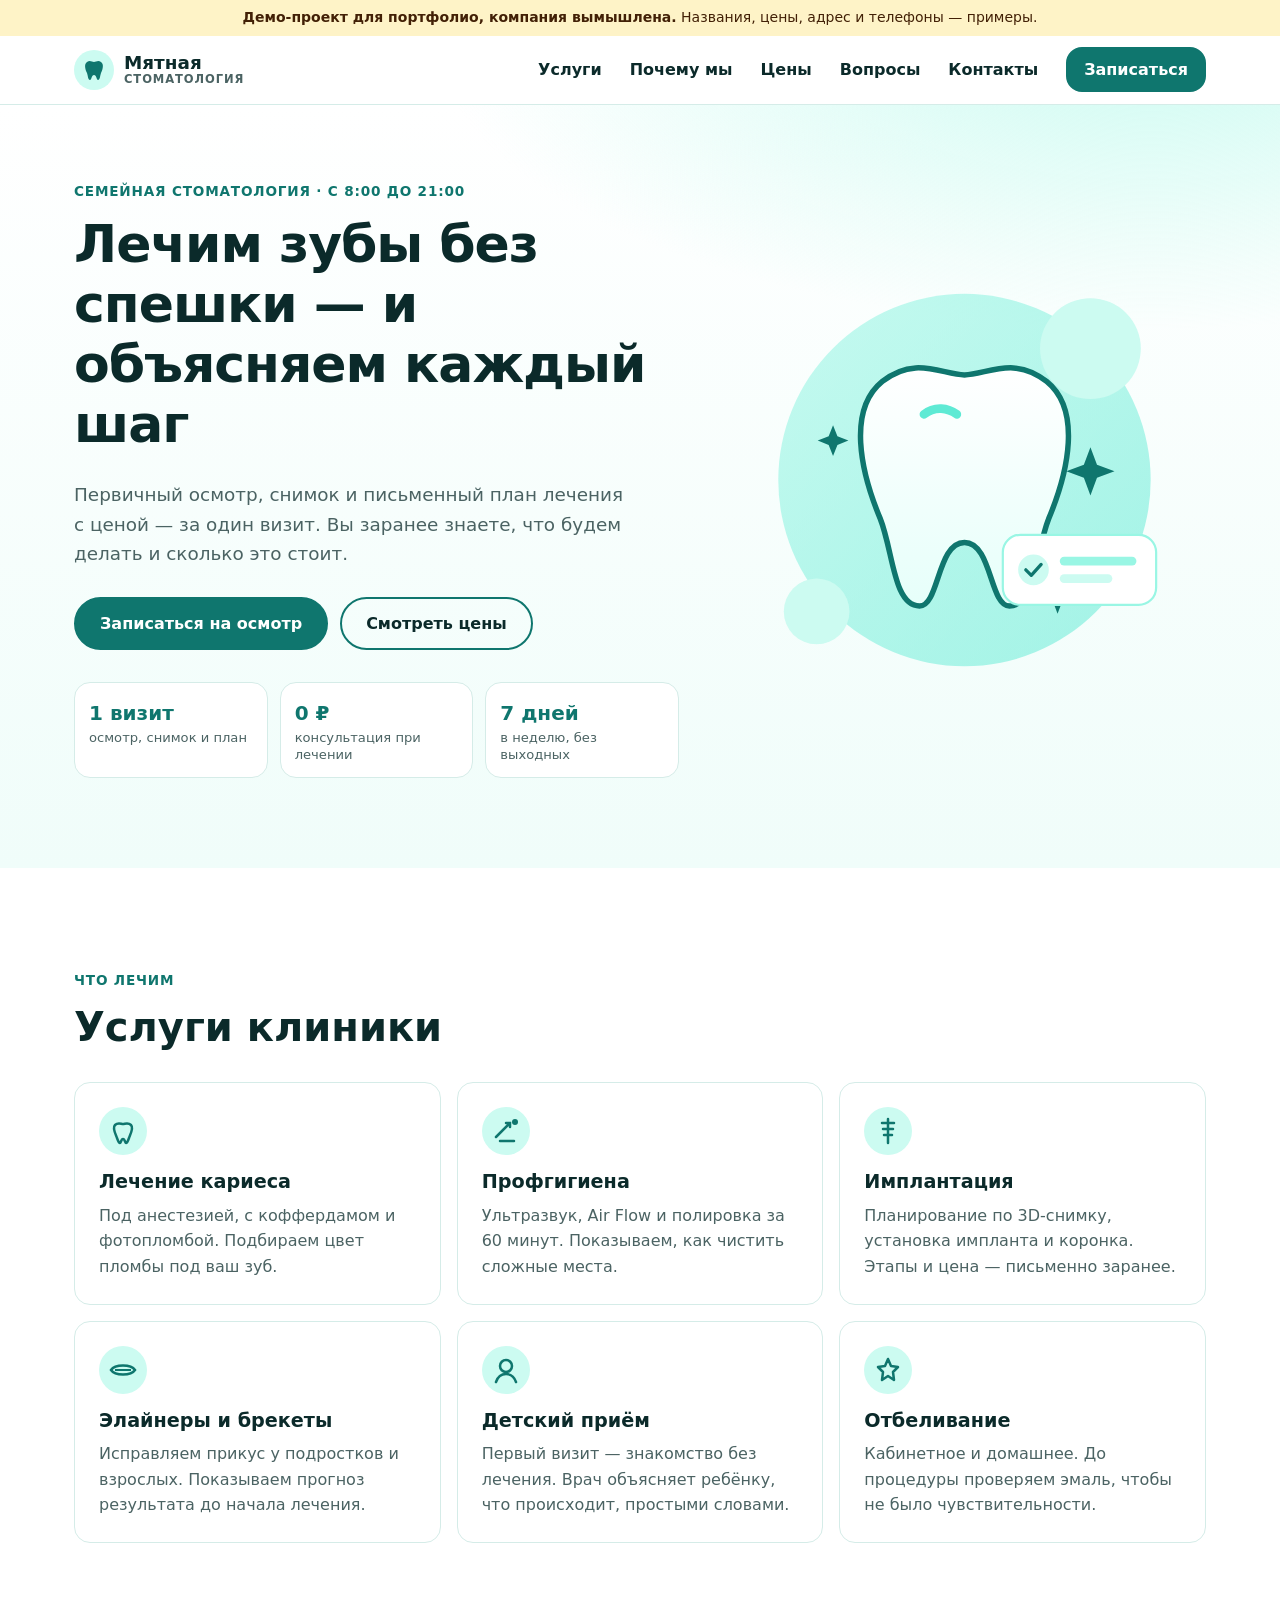
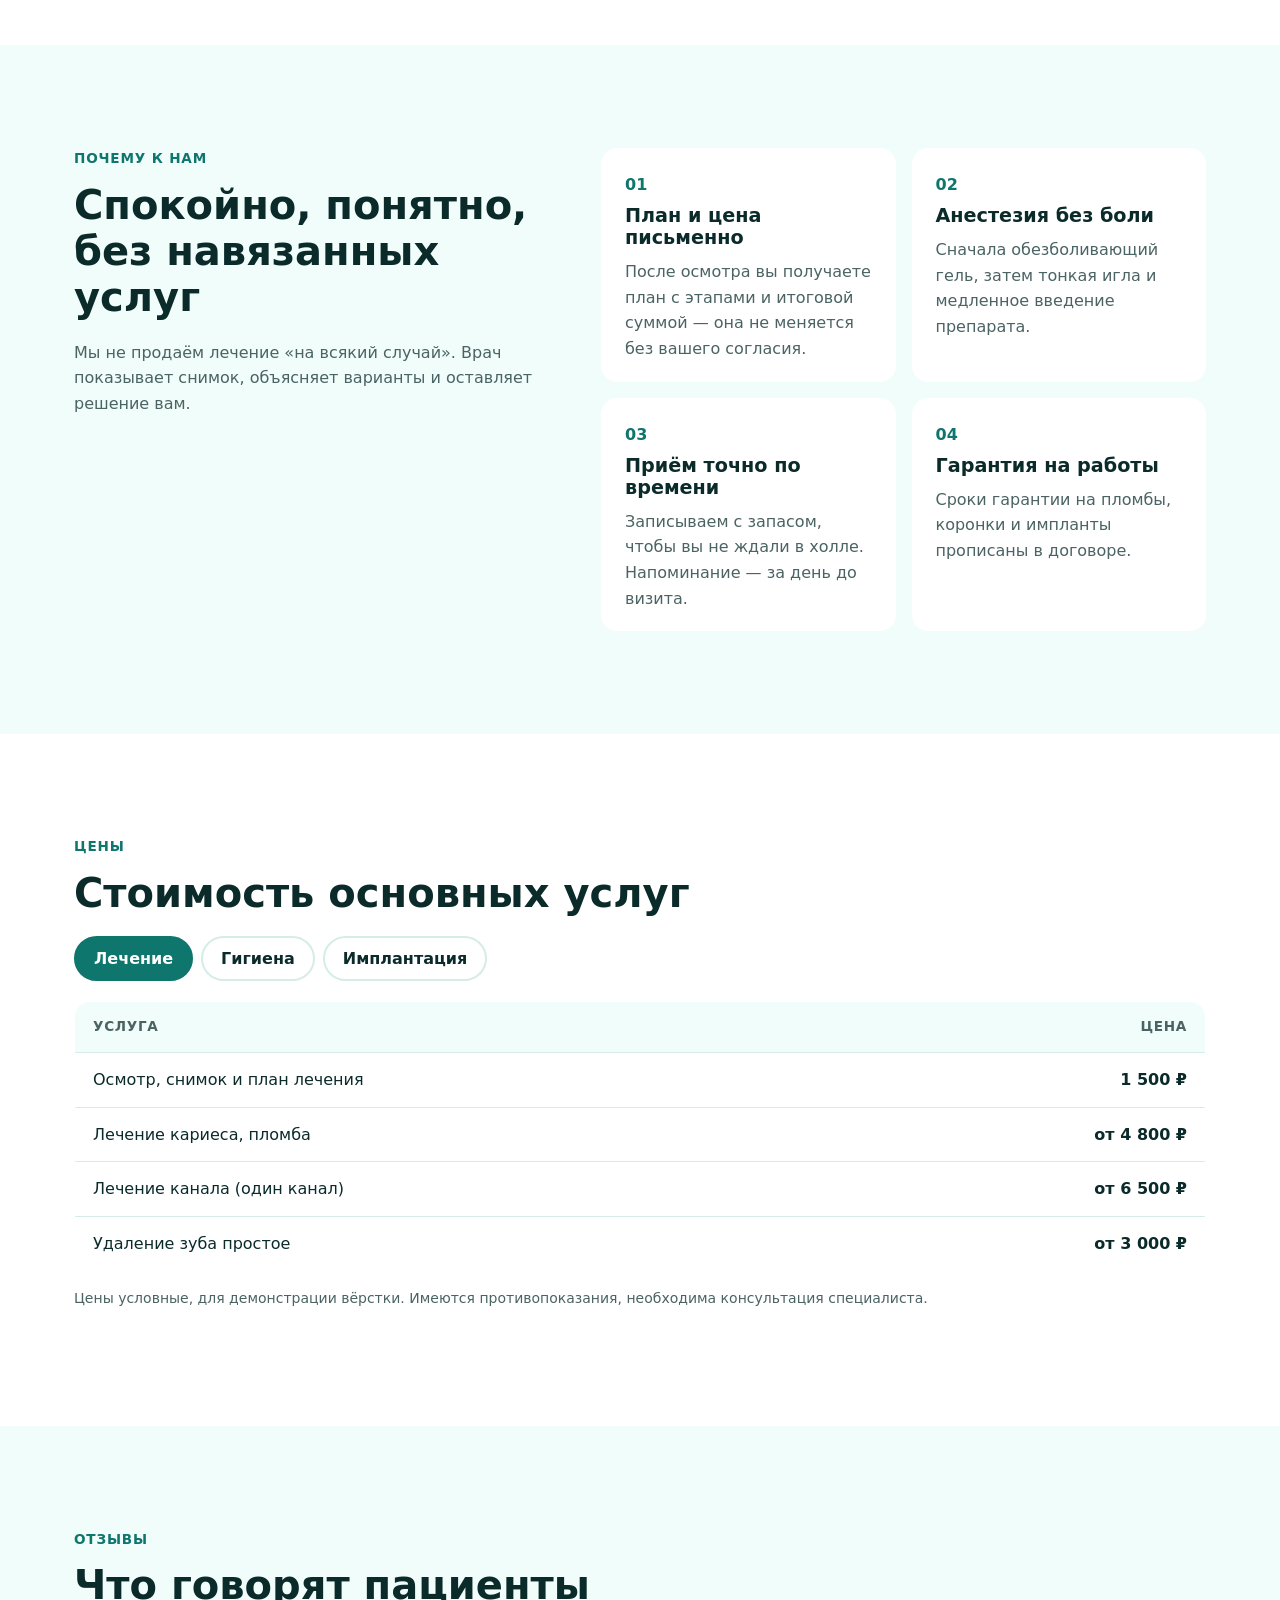
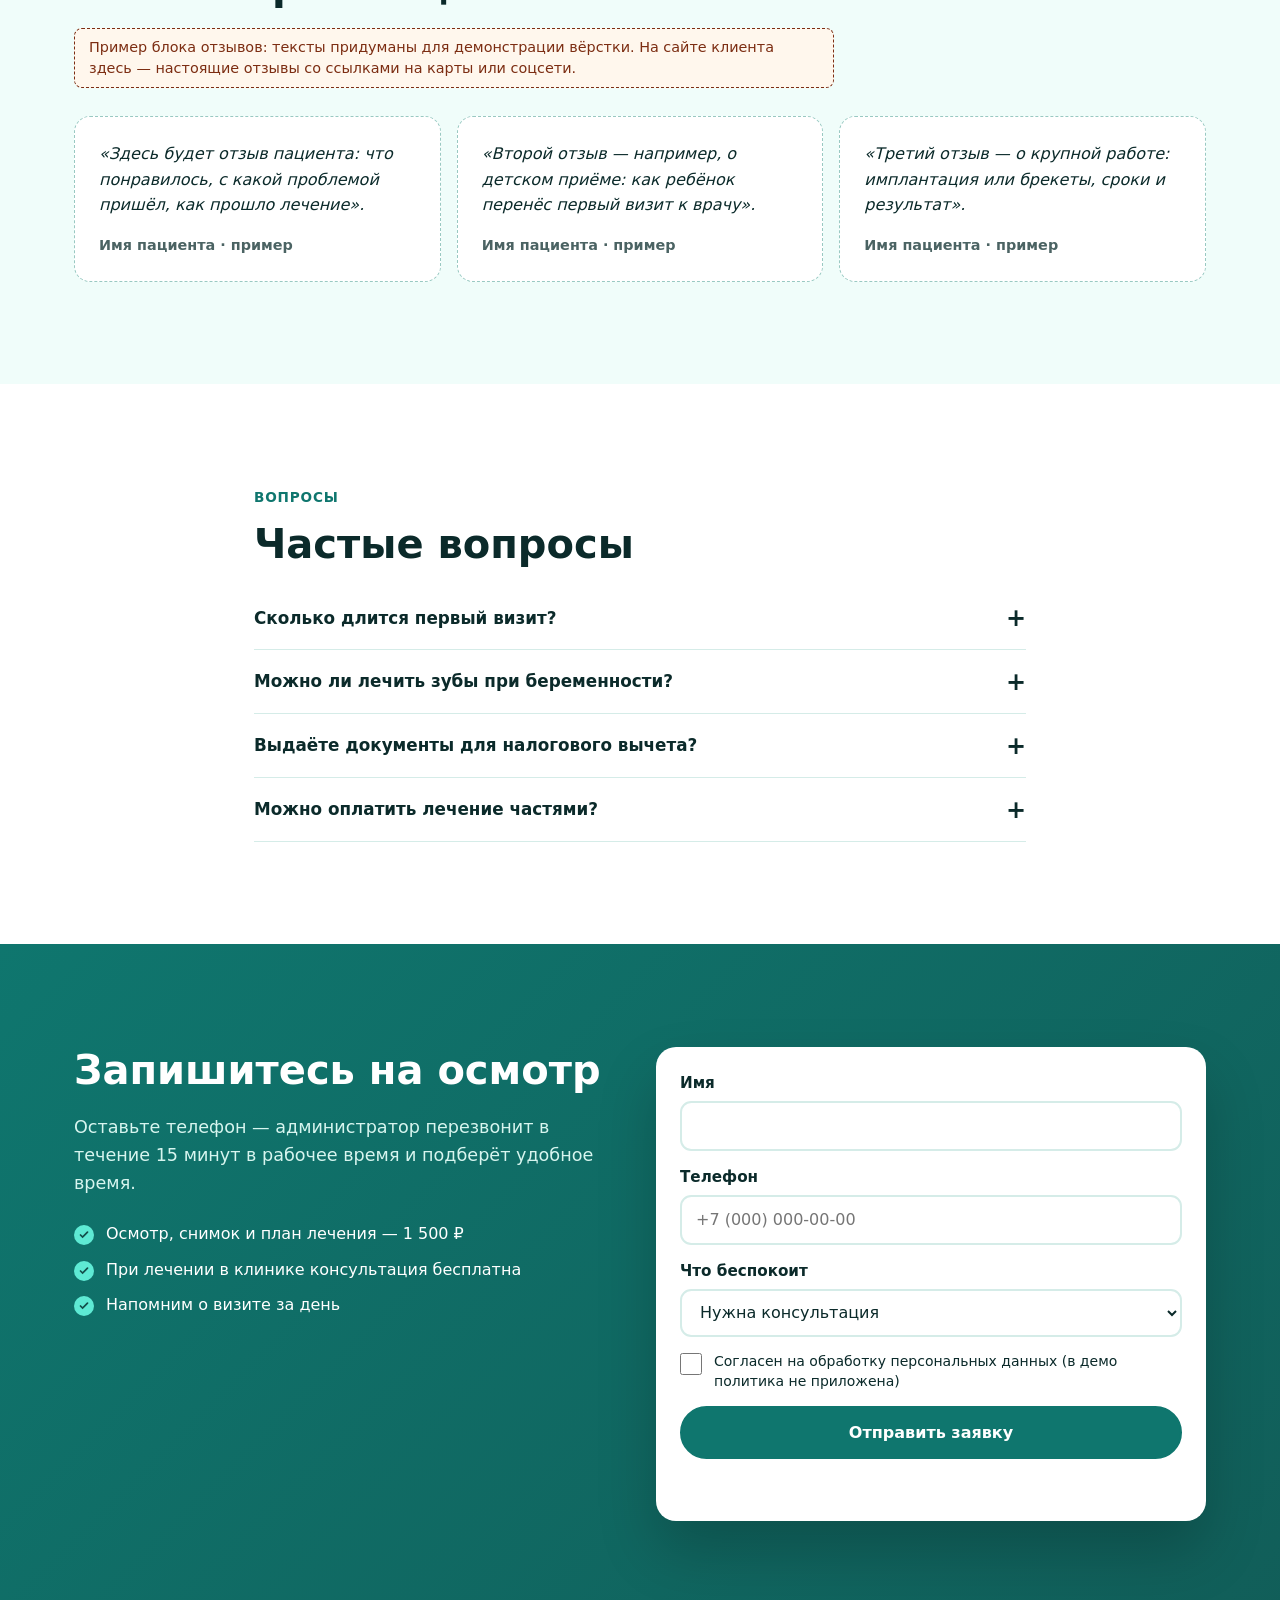
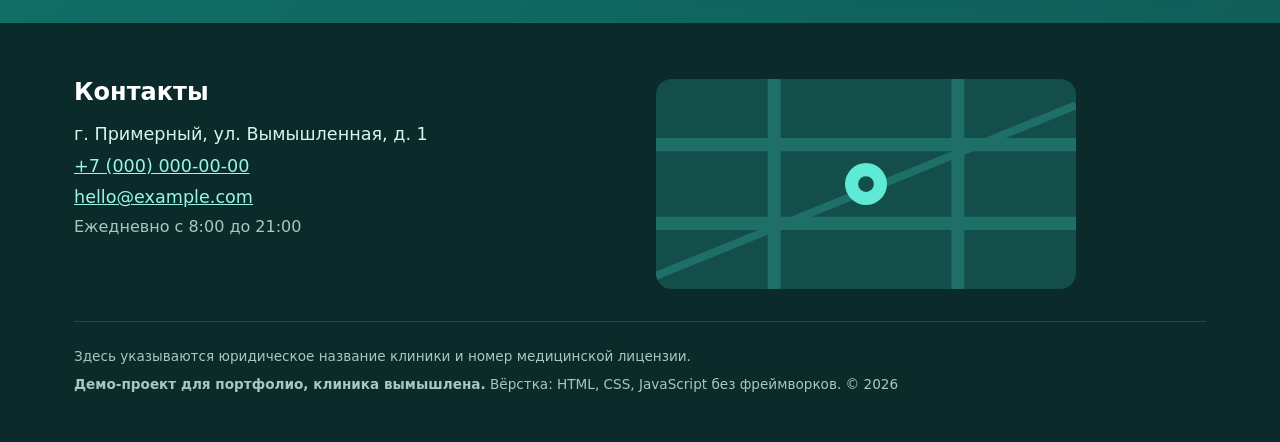
<file: landings/dental/index.html>
<!doctype html>
<html lang="ru">
<head>
  <meta charset="utf-8">
  <meta name="viewport" content="width=device-width, initial-scale=1">
  <title>Стоматология «Мятная» — лечение и гигиена без спешки | демо-лендинг</title>
  <meta name="description" content="Семейная стоматология «Мятная»: осмотр и план лечения за один визит, гигиена, лечение кариеса, имплантация. Демо-проект для портфолио, клиника вымышлена.">
  <!-- Демо: страница не должна попадать в поиск как настоящая клиника -->
  <meta name="robots" content="noindex, nofollow">
  <link rel="canonical" href="https://kulcka.github.io/portfolio/landings/dental/">
  <meta name="theme-color" content="#0f766e">
  <meta property="og:type" content="website">
  <meta property="og:locale" content="ru_RU">
  <meta property="og:title" content="Стоматология «Мятная» — демо-лендинг">
  <meta property="og:description" content="Осмотр и план лечения за один визит. Демо-проект для портфолио, клиника вымышлена.">
  <meta property="og:url" content="https://kulcka.github.io/portfolio/landings/dental/">
  <meta property="og:image" content="https://kulcka.github.io/portfolio/landings/dental/og.png">
  <meta property="og:image:width" content="1200">
  <meta property="og:image:height" content="630">
  <meta name="twitter:card" content="summary_large_image">
  <link rel="icon" href="favicon.svg" type="image/svg+xml">
  <link rel="stylesheet" href="../assets/base.css">
  <link rel="stylesheet" href="styles.css">
</head>
<body>
  <a class="skip-link" href="#main">Перейти к содержанию</a>

  <p class="demo-bar" role="note">
    <strong>Демо-проект для портфолио, компания вымышлена.</strong>
    Названия, цены, адрес и телефоны — примеры.
  </p>

  <header class="header">
    <div class="container header__inner">
      <a class="logo" href="#top" aria-label="Стоматология «Мятная» — в начало страницы">
        <svg class="logo__mark" viewBox="0 0 40 40" aria-hidden="true" focusable="false">
          <circle cx="20" cy="20" r="20" fill="#ccfbf1"/>
          <path d="M13 12c3-2 5 0 7 0s4-2 7 0c3 2 2 7 0 11-1 3-1 7-3 7-1.5 0-1.5-5-4-5s-2.5 5-4 5c-2 0-2-4-3-7-2-4-3-9 0-11z" fill="#0f766e"/>
        </svg>
        <span>Мятная<span class="logo__sub">стоматология</span></span>
      </a>
      <button class="menu-toggle" type="button" data-menu-toggle aria-controls="site-menu" aria-expanded="false" aria-label="Открыть меню">
        <span></span><span></span><span></span>
      </button>
      <nav class="nav" id="site-menu" aria-label="Основное меню" data-nav>
        <a href="#services">Услуги</a>
        <a href="#why">Почему мы</a>
        <a href="#prices">Цены</a>
        <a href="#faq">Вопросы</a>
        <a href="#contacts">Контакты</a>
        <a class="btn btn--small" href="#booking">Записаться</a>
      </nav>
    </div>
  </header>

  <main id="main">
    <section class="hero" id="top" aria-labelledby="hero-title">
      <div class="container hero__grid">
        <div class="hero__text">
          <p class="eyebrow">Семейная стоматология · с 8:00 до 21:00</p>
          <h1 id="hero-title">Лечим зубы без спешки — и объясняем каждый шаг</h1>
          <p class="lead">Первичный осмотр, снимок и письменный план лечения с ценой — за один визит. Вы заранее знаете, что будем делать и сколько это стоит.</p>
          <div class="hero__actions">
            <a class="btn" href="#booking">Записаться на осмотр</a>
            <a class="btn btn--ghost" href="#prices">Смотреть цены</a>
          </div>
          <ul class="hero__facts" aria-label="Коротко о клинике">
            <li><strong>1 визит</strong><span>осмотр, снимок и план</span></li>
            <li><strong>0 ₽</strong><span>консультация при лечении</span></li>
            <li><strong>7 дней</strong><span>в неделю, без выходных</span></li>
          </ul>
        </div>
        <div class="hero__art" aria-hidden="true">
          <svg viewBox="0 0 420 400" focusable="false">
            <defs>
              <linearGradient id="dg1" x1="0" y1="0" x2="1" y2="1">
                <stop offset="0" stop-color="#99f6e4"/>
                <stop offset="1" stop-color="#5eead4"/>
              </linearGradient>
              <linearGradient id="dg2" x1="0" y1="0" x2="0" y2="1">
                <stop offset="0" stop-color="#ffffff"/>
                <stop offset="1" stop-color="#e6fffa"/>
              </linearGradient>
            </defs>
            <circle cx="215" cy="200" r="170" fill="url(#dg1)" opacity=".55"/>
            <circle cx="330" cy="80" r="46" fill="#ccfbf1"/>
            <circle cx="80" cy="320" r="30" fill="#ccfbf1"/>
            <path d="M140 110c30-24 55-6 75-6s45-18 75 6c32 26 20 82 2 125-12 30-12 80-36 80-18 0-16-58-41-58s-23 58-41 58c-24 0-24-50-36-80-18-43-30-99 2-125z" fill="url(#dg2)" stroke="#0f766e" stroke-width="5"/>
            <path d="M178 140c10-8 22-6 30 0" fill="none" stroke="#5eead4" stroke-width="8" stroke-linecap="round"/>
            <g fill="#0f766e">
              <path d="M330 170l6 16 16 6-16 6-6 16-6-16-16-6 16-6z"/>
              <path d="M95 150l4 10 10 4-10 4-4 10-4-10-10-4 10-4z"/>
              <path d="M300 300l3 8 8 3-8 3-3 8-3-8-8-3 8-3z"/>
            </g>
            <rect x="250" y="250" width="140" height="64" rx="16" fill="#ffffff" stroke="#99f6e4" stroke-width="2"/>
            <circle cx="278" cy="282" r="14" fill="#ccfbf1"/>
            <path d="M271 282l5 5 9-10" fill="none" stroke="#0f766e" stroke-width="3" stroke-linecap="round" stroke-linejoin="round"/>
            <rect x="302" y="270" width="70" height="8" rx="4" fill="#99f6e4"/>
            <rect x="302" y="286" width="48" height="8" rx="4" fill="#ccfbf1"/>
          </svg>
        </div>
      </div>
    </section>

    <section class="section" id="services" aria-labelledby="services-title">
      <div class="container">
        <p class="eyebrow">Что лечим</p>
        <h2 id="services-title">Услуги клиники</h2>
        <ul class="cards">
          <li class="card" data-reveal>
            <svg class="card__icon" viewBox="0 0 48 48" aria-hidden="true" focusable="false"><circle cx="24" cy="24" r="24" fill="#ccfbf1"/><path d="M16 18c3-3 6-1 8-1s5-2 8 1-1 10-2 13-2 5-3 5-1-4-3-4-2 4-3 4-2-2-3-5-5-10-2-13z" fill="none" stroke="#0f766e" stroke-width="2.5"/></svg>
            <h3>Лечение кариеса</h3>
            <p>Под анестезией, с коффердамом и фотопломбой. Подбираем цвет пломбы под ваш зуб.</p>
          </li>
          <li class="card" data-reveal>
            <svg class="card__icon" viewBox="0 0 48 48" aria-hidden="true" focusable="false"><circle cx="24" cy="24" r="24" fill="#ccfbf1"/><path d="M14 30l14-14m-4 0h4v4M18 34h14" fill="none" stroke="#0f766e" stroke-width="2.5" stroke-linecap="round"/><circle cx="33" cy="15" r="3" fill="#0f766e"/></svg>
            <h3>Профгигиена</h3>
            <p>Ультразвук, Air Flow и полировка за 60 минут. Показываем, как чистить сложные места.</p>
          </li>
          <li class="card" data-reveal>
            <svg class="card__icon" viewBox="0 0 48 48" aria-hidden="true" focusable="false"><circle cx="24" cy="24" r="24" fill="#ccfbf1"/><path d="M24 12v24M18 16h12M19 22h10M20 28h8" fill="none" stroke="#0f766e" stroke-width="2.5" stroke-linecap="round"/></svg>
            <h3>Имплантация</h3>
            <p>Планирование по 3D-снимку, установка импланта и коронка. Этапы и цена — письменно заранее.</p>
          </li>
          <li class="card" data-reveal>
            <svg class="card__icon" viewBox="0 0 48 48" aria-hidden="true" focusable="false"><circle cx="24" cy="24" r="24" fill="#ccfbf1"/><path d="M12 24c4-6 20-6 24 0-4 6-20 6-24 0z" fill="none" stroke="#0f766e" stroke-width="2.5"/><path d="M16 24h16" stroke="#0f766e" stroke-width="2"/></svg>
            <h3>Элайнеры и брекеты</h3>
            <p>Исправляем прикус у подростков и взрослых. Показываем прогноз результата до начала лечения.</p>
          </li>
          <li class="card" data-reveal>
            <svg class="card__icon" viewBox="0 0 48 48" aria-hidden="true" focusable="false"><circle cx="24" cy="24" r="24" fill="#ccfbf1"/><circle cx="24" cy="20" r="6" fill="none" stroke="#0f766e" stroke-width="2.5"/><path d="M14 36c2-6 6-8 10-8s8 2 10 8" fill="none" stroke="#0f766e" stroke-width="2.5" stroke-linecap="round"/></svg>
            <h3>Детский приём</h3>
            <p>Первый визит — знакомство без лечения. Врач объясняет ребёнку, что происходит, простыми словами.</p>
          </li>
          <li class="card" data-reveal>
            <svg class="card__icon" viewBox="0 0 48 48" aria-hidden="true" focusable="false"><circle cx="24" cy="24" r="24" fill="#ccfbf1"/><path d="M24 13l3 7 7 1-5 5 1 8-6-4-6 4 1-8-5-5 7-1z" fill="none" stroke="#0f766e" stroke-width="2.5" stroke-linejoin="round"/></svg>
            <h3>Отбеливание</h3>
            <p>Кабинетное и домашнее. До процедуры проверяем эмаль, чтобы не было чувствительности.</p>
          </li>
        </ul>
      </div>
    </section>

    <section class="section section--tint" id="why" aria-labelledby="why-title">
      <div class="container why">
        <div>
          <p class="eyebrow">Почему к нам</p>
          <h2 id="why-title">Спокойно, понятно, без навязанных услуг</h2>
          <p class="muted">Мы не продаём лечение «на всякий случай». Врач показывает снимок, объясняет варианты и оставляет решение вам.</p>
        </div>
        <ol class="steps">
          <li data-reveal><h3>План и цена письменно</h3><p>После осмотра вы получаете план с этапами и итоговой суммой — она не меняется без вашего согласия.</p></li>
          <li data-reveal><h3>Анестезия без боли</h3><p>Сначала обезболивающий гель, затем тонкая игла и медленное введение препарата.</p></li>
          <li data-reveal><h3>Приём точно по времени</h3><p>Записываем с запасом, чтобы вы не ждали в холле. Напоминание — за день до визита.</p></li>
          <li data-reveal><h3>Гарантия на работы</h3><p>Сроки гарантии на пломбы, коронки и импланты прописаны в договоре.</p></li>
        </ol>
      </div>
    </section>

    <section class="section" id="prices" aria-labelledby="prices-title">
      <div class="container">
        <p class="eyebrow">Цены</p>
        <h2 id="prices-title">Стоимость основных услуг</h2>
        <div class="tabs" data-tabs>
          <div class="tabs__list" role="tablist" aria-label="Разделы прайса">
            <button class="tabs__tab" type="button" role="tab" id="tab-therapy" aria-controls="panel-therapy" aria-selected="true">Лечение</button>
            <button class="tabs__tab" type="button" role="tab" id="tab-hygiene" aria-controls="panel-hygiene" aria-selected="false" tabindex="-1">Гигиена</button>
            <button class="tabs__tab" type="button" role="tab" id="tab-implants" aria-controls="panel-implants" aria-selected="false" tabindex="-1">Имплантация</button>
          </div>
          <div class="tabs__panel" role="tabpanel" id="panel-therapy" aria-labelledby="tab-therapy" tabindex="0">
            <table class="price">
              <caption class="visually-hidden">Цены на лечение</caption>
              <thead><tr><th scope="col">Услуга</th><th scope="col">Цена</th></tr></thead>
              <tbody>
                <tr><td>Осмотр, снимок и план лечения</td><td>1 500 ₽</td></tr>
                <tr><td>Лечение кариеса, пломба</td><td>от 4 800 ₽</td></tr>
                <tr><td>Лечение канала (один канал)</td><td>от 6 500 ₽</td></tr>
                <tr><td>Удаление зуба простое</td><td>от 3 000 ₽</td></tr>
              </tbody>
            </table>
          </div>
          <div class="tabs__panel" role="tabpanel" id="panel-hygiene" aria-labelledby="tab-hygiene" tabindex="0" hidden>
            <table class="price">
              <caption class="visually-hidden">Цены на гигиену</caption>
              <thead><tr><th scope="col">Услуга</th><th scope="col">Цена</th></tr></thead>
              <tbody>
                <tr><td>Профгигиена полная</td><td>5 500 ₽</td></tr>
                <tr><td>Air Flow и полировка</td><td>3 200 ₽</td></tr>
                <tr><td>Фторирование</td><td>1 200 ₽</td></tr>
                <tr><td>Отбеливание кабинетное</td><td>от 18 000 ₽</td></tr>
              </tbody>
            </table>
          </div>
          <div class="tabs__panel" role="tabpanel" id="panel-implants" aria-labelledby="tab-implants" tabindex="0" hidden>
            <table class="price">
              <caption class="visually-hidden">Цены на имплантацию</caption>
              <thead><tr><th scope="col">Услуга</th><th scope="col">Цена</th></tr></thead>
              <tbody>
                <tr><td>3D-снимок и план имплантации</td><td>3 500 ₽</td></tr>
                <tr><td>Имплант под ключ (имплант, абатмент, коронка)</td><td>от 62 000 ₽</td></tr>
                <tr><td>Синус-лифтинг</td><td>от 25 000 ₽</td></tr>
              </tbody>
            </table>
          </div>
        </div>
        <p class="note">Цены условные, для демонстрации вёрстки. Имеются противопоказания, необходима консультация специалиста.</p>
      </div>
    </section>

    <section class="section section--tint" id="reviews" aria-labelledby="reviews-title">
      <div class="container">
        <p class="eyebrow">Отзывы</p>
        <h2 id="reviews-title">Что говорят пациенты</h2>
        <p class="sample-badge" role="note">Пример блока отзывов: тексты придуманы для демонстрации вёрстки. На сайте клиента здесь — настоящие отзывы со ссылками на карты или соцсети.</p>
        <ul class="reviews">
          <li class="review" data-reveal>
            <p>«Здесь будет отзыв пациента: что понравилось, с какой проблемой пришёл, как прошло лечение».</p>
            <p class="review__who">Имя пациента · пример</p>
          </li>
          <li class="review" data-reveal>
            <p>«Второй отзыв — например, о детском приёме: как ребёнок перенёс первый визит к врачу».</p>
            <p class="review__who">Имя пациента · пример</p>
          </li>
          <li class="review" data-reveal>
            <p>«Третий отзыв — о крупной работе: имплантация или брекеты, сроки и результат».</p>
            <p class="review__who">Имя пациента · пример</p>
          </li>
        </ul>
      </div>
    </section>

    <section class="section" id="faq" aria-labelledby="faq-title">
      <div class="container container--narrow">
        <p class="eyebrow">Вопросы</p>
        <h2 id="faq-title">Частые вопросы</h2>
        <div class="faq">
          <details>
            <summary>Сколько длится первый визит?</summary>
            <p>Около 40 минут: осмотр, снимок, обсуждение плана лечения и ответы на вопросы.</p>
          </details>
          <details>
            <summary>Можно ли лечить зубы при беременности?</summary>
            <p>Да, во втором триместре — с безопасной анестезией. Врач подберёт препараты и сроки.</p>
          </details>
          <details>
            <summary>Выдаёте документы для налогового вычета?</summary>
            <p>Да, справку об оплате медицинских услуг готовим по запросу за 3 рабочих дня.</p>
          </details>
          <details>
            <summary>Можно оплатить лечение частями?</summary>
            <p>Можно разбить план лечения на этапы и оплачивать каждый этап отдельно.</p>
          </details>
        </div>
      </div>
    </section>

    <section class="section section--booking" id="booking" aria-labelledby="booking-title">
      <div class="container booking">
        <div class="booking__text">
          <h2 id="booking-title">Запишитесь на осмотр</h2>
          <p>Оставьте телефон — администратор перезвонит в течение 15 минут в рабочее время и подберёт удобное время.</p>
          <ul class="checks">
            <li>Осмотр, снимок и план лечения — 1 500 ₽</li>
            <li>При лечении в клинике консультация бесплатна</li>
            <li>Напомним о визите за день</li>
          </ul>
        </div>
        <form class="form" data-demo-form aria-labelledby="booking-title">
          <div class="field">
            <label for="f-name">Имя</label>
            <input id="f-name" name="name" type="text" autocomplete="given-name" required minlength="2" aria-describedby="f-name-err">
            <span class="field-error" id="f-name-err" aria-live="polite"></span>
          </div>
          <div class="field">
            <label for="f-phone">Телефон</label>
            <input id="f-phone" name="phone" type="tel" inputmode="tel" autocomplete="tel" placeholder="+7 (000) 000-00-00" required pattern="\+7 \(\d{3}\) \d{3}-\d{2}-\d{2}" aria-describedby="f-phone-err">
            <span class="field-error" id="f-phone-err" aria-live="polite"></span>
          </div>
          <div class="field">
            <label for="f-service">Что беспокоит</label>
            <select id="f-service" name="service" aria-describedby="f-service-err">
              <option value="">Нужна консультация</option>
              <option>Болит зуб</option>
              <option>Профгигиена</option>
              <option>Имплантация</option>
              <option>Брекеты или элайнеры</option>
              <option>Детский приём</option>
            </select>
            <span class="field-error" id="f-service-err" aria-live="polite"></span>
          </div>
          <div class="field field--hp" aria-hidden="true">
            <label for="f-company">Компания</label>
            <input id="f-company" name="company" type="text" tabindex="-1" autocomplete="off" data-honeypot>
          </div>
          <div class="field field--check">
            <input id="f-consent" name="consent" type="checkbox" required aria-describedby="f-consent-err">
            <label for="f-consent">Согласен на обработку персональных данных (в демо политика не приложена)</label>
            <span class="field-error" id="f-consent-err" aria-live="polite"></span>
          </div>
          <button class="btn btn--block" type="submit">Отправить заявку</button>
          <p class="form-status" data-form-status role="status" aria-live="polite"></p>
        </form>
      </div>
    </section>
  </main>

  <footer class="footer" id="contacts" aria-labelledby="contacts-title">
    <div class="container footer__grid">
      <div>
        <h2 id="contacts-title" class="footer__title">Контакты</h2>
        <address>
          г. Примерный, ул. Вымышленная, д. 1<br>
          <a href="tel:+70000000000">+7 (000) 000-00-00</a><br>
          <a href="mailto:hello@example.com">hello@example.com</a>
        </address>
        <p class="muted-inv">Ежедневно с 8:00 до 21:00</p>
      </div>
      <div class="footer__map" aria-hidden="true">
        <svg viewBox="0 0 320 160" focusable="false">
          <rect width="320" height="160" rx="12" fill="#134e4a"/>
          <path d="M0 110h320M0 50h320M90 0v160M230 0v160" stroke="#1f6f69" stroke-width="10"/>
          <path d="M0 150L320 20" stroke="#1f6f69" stroke-width="6"/>
          <circle cx="160" cy="80" r="16" fill="#5eead4"/>
          <circle cx="160" cy="80" r="6" fill="#134e4a"/>
        </svg>
      </div>
      <div class="footer__legal">
        <p>Здесь указываются юридическое название клиники и номер медицинской лицензии.</p>
        <p><strong>Демо-проект для портфолио, клиника вымышлена.</strong> Вёрстка: HTML, CSS, JavaScript без фреймворков. © <span data-year>2026</span></p>
      </div>
    </div>
  </footer>

  <script src="../assets/base.js" defer></script>
  <script src="../assets/tabs.js" defer></script>
</body>
</html>
</file>
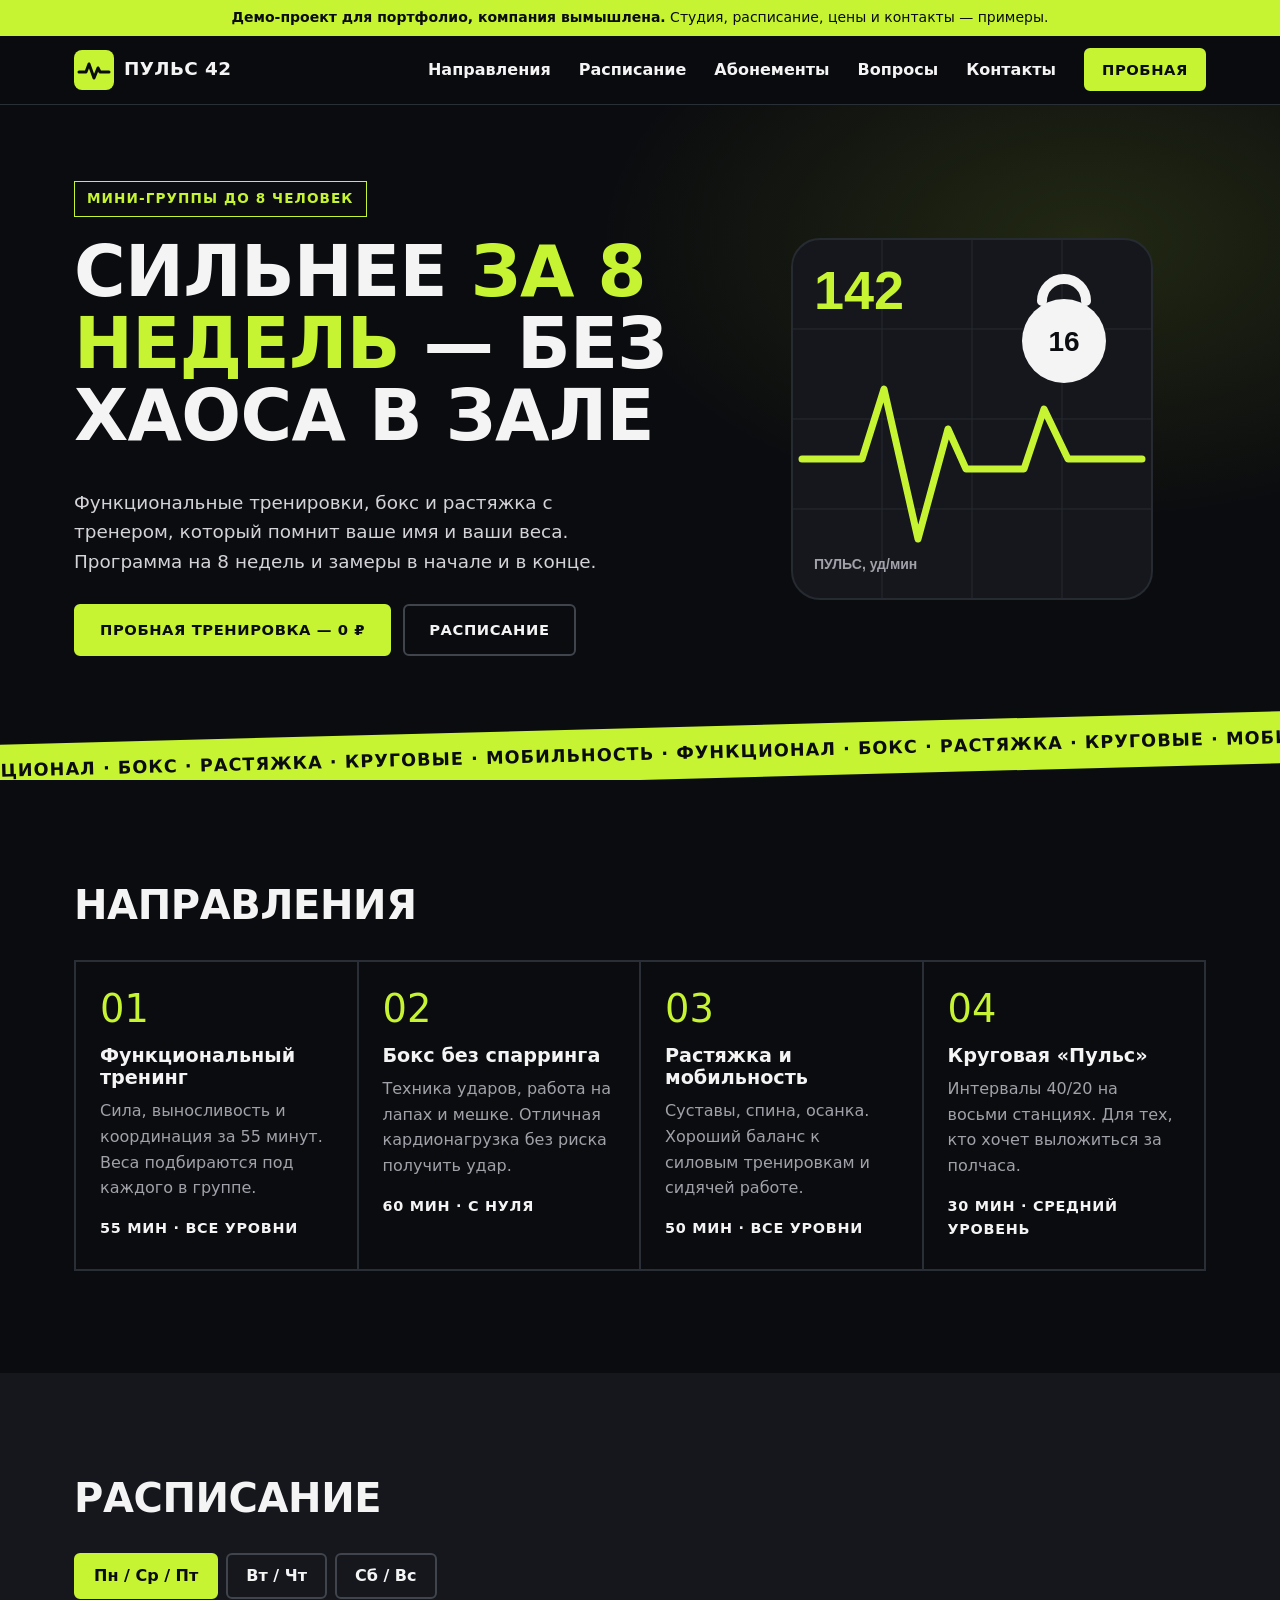
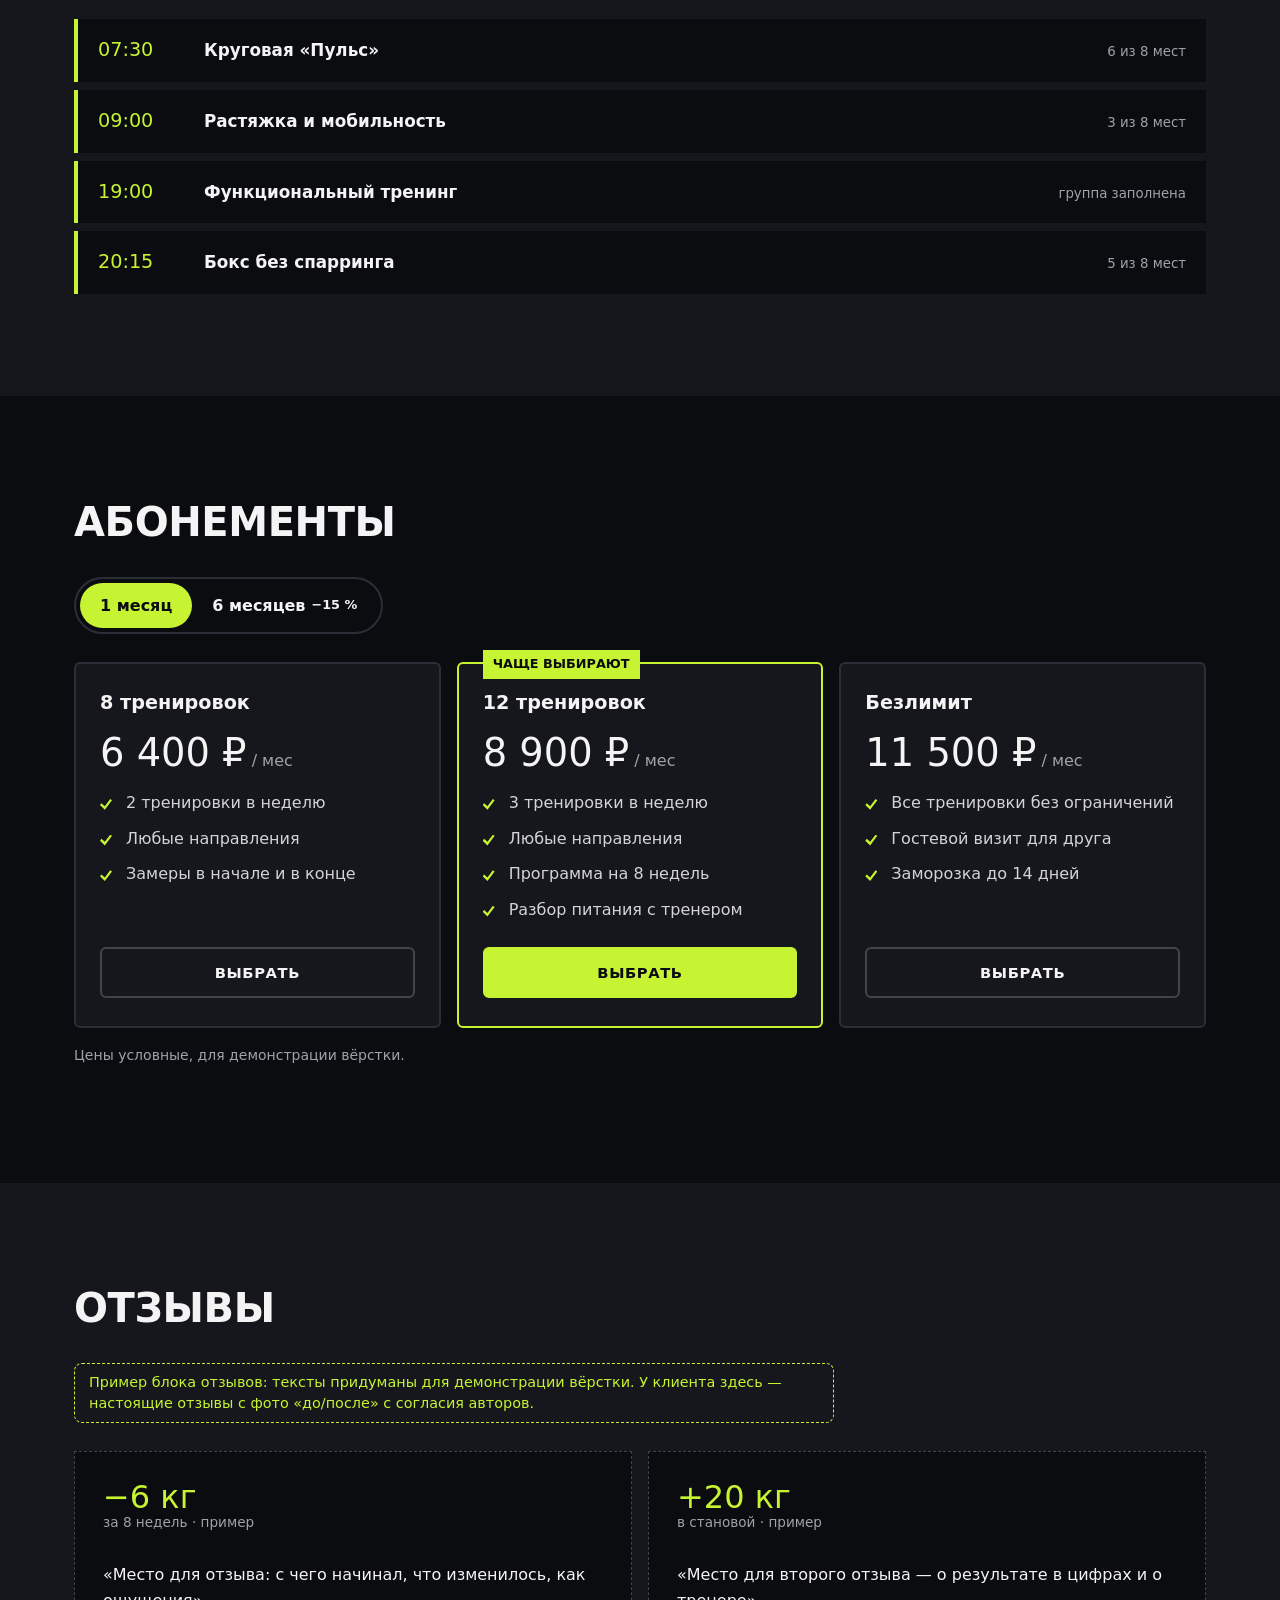
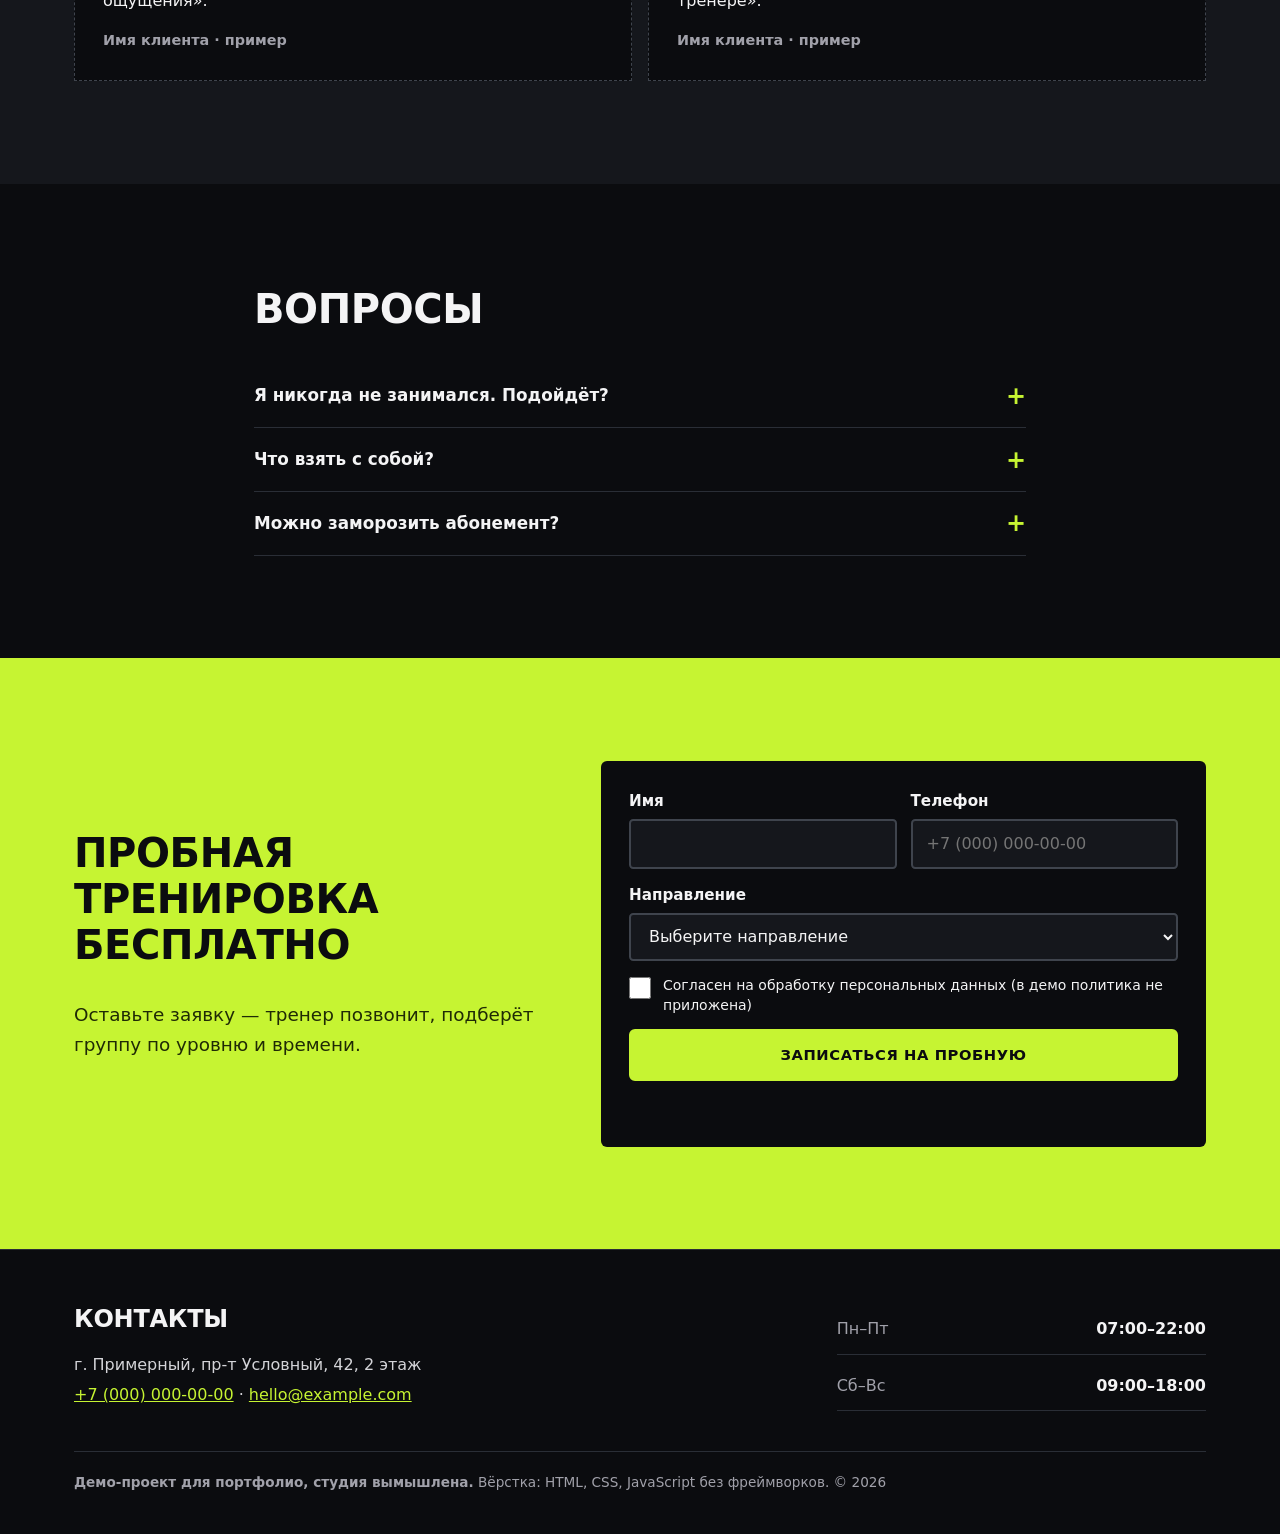
<file: landings/fitness/index.html>
<!doctype html>
<html lang="ru">
<head>
  <meta charset="utf-8">
  <meta name="viewport" content="width=device-width, initial-scale=1">
  <title>Фитнес-студия «Пульс 42» — функциональные тренировки в мини-группах | демо-лендинг</title>
  <meta name="description" content="Студия функционального тренинга «Пульс 42»: мини-группы до 8 человек, бокс, растяжка, пробная тренировка. Демо-проект для портфолио, студия вымышлена.">
  <!-- Демо: страница не должна попадать в поиск как настоящая студия -->
  <meta name="robots" content="noindex, nofollow">
  <link rel="canonical" href="https://kulcka.github.io/portfolio/landings/fitness/">
  <meta name="theme-color" content="#0b0c0f">
  <meta property="og:type" content="website">
  <meta property="og:locale" content="ru_RU">
  <meta property="og:title" content="Фитнес-студия «Пульс 42» — демо-лендинг">
  <meta property="og:description" content="Мини-группы до 8 человек и пробная тренировка. Демо-проект для портфолио, студия вымышлена.">
  <meta property="og:url" content="https://kulcka.github.io/portfolio/landings/fitness/">
  <meta property="og:image" content="https://kulcka.github.io/portfolio/landings/fitness/og.png">
  <meta property="og:image:width" content="1200">
  <meta property="og:image:height" content="630">
  <meta name="twitter:card" content="summary_large_image">
  <link rel="icon" href="favicon.svg" type="image/svg+xml">
  <link rel="stylesheet" href="../assets/base.css">
  <link rel="stylesheet" href="styles.css">
</head>
<body>
  <a class="skip-link" href="#main">Перейти к содержанию</a>

  <p class="demo-bar" role="note">
    <strong>Демо-проект для портфолио, компания вымышлена.</strong>
    Студия, расписание, цены и контакты — примеры.
  </p>

  <header class="header">
    <div class="container header__inner">
      <a class="logo" href="#top" aria-label="Фитнес-студия «Пульс 42» — в начало страницы">
        <svg class="logo__mark" viewBox="0 0 40 40" aria-hidden="true" focusable="false">
          <rect width="40" height="40" rx="8" fill="#c6f432"/>
          <path d="M5 22h7l3-8 5 14 4-10 2 4h9" fill="none" stroke="#0b0c0f" stroke-width="3" stroke-linejoin="round" stroke-linecap="round"/>
        </svg>
        <span>ПУЛЬС&nbsp;42</span>
      </a>
      <button class="menu-toggle" type="button" data-menu-toggle aria-controls="site-menu" aria-expanded="false" aria-label="Открыть меню">
        <span></span><span></span><span></span>
      </button>
      <nav class="nav" id="site-menu" aria-label="Основное меню" data-nav>
        <a href="#programs">Направления</a>
        <a href="#schedule">Расписание</a>
        <a href="#plans">Абонементы</a>
        <a href="#faq">Вопросы</a>
        <a href="#contacts">Контакты</a>
        <a class="btn btn--small" href="#trial">Пробная</a>
      </nav>
    </div>
  </header>

  <main id="main">
    <section class="hero" id="top" aria-labelledby="hero-title">
      <div class="container hero__grid">
        <div class="hero__text">
          <p class="tag">Мини-группы до 8 человек</p>
          <h1 id="hero-title">Сильнее <span class="hl">за 8 недель</span> — без хаоса в зале</h1>
          <p class="lead">Функциональные тренировки, бокс и растяжка с тренером, который помнит ваше имя и ваши веса. Программа на 8 недель и замеры в начале и в конце.</p>
          <div class="hero__actions">
            <a class="btn" href="#trial">Пробная тренировка — 0 ₽</a>
            <a class="btn btn--ghost" href="#schedule">Расписание</a>
          </div>
        </div>
        <div class="hero__art" aria-hidden="true">
          <svg viewBox="0 0 420 420" focusable="false">
            <rect x="30" y="30" width="360" height="360" rx="28" fill="#15171c" stroke="#262a31" stroke-width="2"/>
            <g stroke="#262a31" stroke-width="1">
              <path d="M30 120h360M30 210h360M30 300h360M120 30v360M210 30v360M300 30v360"/>
            </g>
            <path d="M40 250h60l22-70 34 150 30-110 18 40h58l20-60 24 50h74" fill="none" stroke="#c6f432" stroke-width="7" stroke-linecap="round" stroke-linejoin="round"/>
            <g transform="translate(250 70)">
              <path d="M30 22a22 22 0 1 1 44 0" fill="none" stroke="#f4f4f5" stroke-width="10" stroke-linecap="round"/>
              <circle cx="52" cy="62" r="42" fill="#f4f4f5"/>
              <text x="52" y="72" text-anchor="middle" font-family="Arial Black, Arial, sans-serif" font-weight="900" font-size="28" fill="#0b0c0f">16</text>
            </g>
            <g font-family="Arial, sans-serif" font-weight="700" fill="#a1a1aa" font-size="14">
              <text x="52" y="360">ПУЛЬС, уд/мин</text>
            </g>
            <text x="52" y="100" font-family="Arial Black, Arial, sans-serif" font-weight="900" font-size="54" fill="#c6f432">142</text>
          </svg>
        </div>
      </div>
      <div class="ticker" aria-hidden="true">
        <p>ФУНКЦИОНАЛ · БОКС · РАСТЯЖКА · КРУГОВЫЕ · МОБИЛЬНОСТЬ · ФУНКЦИОНАЛ · БОКС · РАСТЯЖКА · КРУГОВЫЕ · МОБИЛЬНОСТЬ ·</p>
      </div>
    </section>

    <section class="section" id="programs" aria-labelledby="programs-title">
      <div class="container">
        <h2 id="programs-title">Направления</h2>
        <ul class="programs">
          <li class="program" data-reveal>
            <span class="program__num">01</span>
            <h3>Функциональный тренинг</h3>
            <p>Сила, выносливость и координация за 55 минут. Веса подбираются под каждого в группе.</p>
            <p class="program__meta">55 мин · все уровни</p>
          </li>
          <li class="program" data-reveal>
            <span class="program__num">02</span>
            <h3>Бокс без спарринга</h3>
            <p>Техника ударов, работа на лапах и мешке. Отличная кардионагрузка без риска получить удар.</p>
            <p class="program__meta">60 мин · с нуля</p>
          </li>
          <li class="program" data-reveal>
            <span class="program__num">03</span>
            <h3>Растяжка и мобильность</h3>
            <p>Суставы, спина, осанка. Хороший баланс к силовым тренировкам и сидячей работе.</p>
            <p class="program__meta">50 мин · все уровни</p>
          </li>
          <li class="program" data-reveal>
            <span class="program__num">04</span>
            <h3>Круговая «Пульс»</h3>
            <p>Интервалы 40/20 на восьми станциях. Для тех, кто хочет выложиться за полчаса.</p>
            <p class="program__meta">30 мин · средний уровень</p>
          </li>
        </ul>
      </div>
    </section>

    <section class="section section--alt" id="schedule" aria-labelledby="schedule-title">
      <div class="container">
        <h2 id="schedule-title">Расписание</h2>
        <div class="tabs" data-tabs>
          <div class="tabs__list" role="tablist" aria-label="Дни недели">
            <button class="tabs__tab" type="button" role="tab" id="t-mon" aria-controls="p-mon" aria-selected="true">Пн / Ср / Пт</button>
            <button class="tabs__tab" type="button" role="tab" id="t-tue" aria-controls="p-tue" aria-selected="false" tabindex="-1">Вт / Чт</button>
            <button class="tabs__tab" type="button" role="tab" id="t-sat" aria-controls="p-sat" aria-selected="false" tabindex="-1">Сб / Вс</button>
          </div>
          <div class="tabs__panel" role="tabpanel" id="p-mon" aria-labelledby="t-mon" tabindex="0">
            <ul class="slots">
              <li><time>07:30</time><span>Круговая «Пульс»</span><small>6 из 8 мест</small></li>
              <li><time>09:00</time><span>Растяжка и мобильность</span><small>3 из 8 мест</small></li>
              <li><time>19:00</time><span>Функциональный тренинг</span><small>группа заполнена</small></li>
              <li><time>20:15</time><span>Бокс без спарринга</span><small>5 из 8 мест</small></li>
            </ul>
          </div>
          <div class="tabs__panel" role="tabpanel" id="p-tue" aria-labelledby="t-tue" tabindex="0" hidden>
            <ul class="slots">
              <li><time>08:00</time><span>Функциональный тренинг</span><small>4 из 8 мест</small></li>
              <li><time>18:30</time><span>Бокс без спарринга</span><small>2 из 8 мест</small></li>
              <li><time>20:00</time><span>Растяжка и мобильность</span><small>7 из 8 мест</small></li>
            </ul>
          </div>
          <div class="tabs__panel" role="tabpanel" id="p-sat" aria-labelledby="t-sat" tabindex="0" hidden>
            <ul class="slots">
              <li><time>10:00</time><span>Функциональный тренинг</span><small>5 из 8 мест</small></li>
              <li><time>11:30</time><span>Растяжка и мобильность</span><small>6 из 8 мест</small></li>
              <li><time>13:00</time><span>Круговая «Пульс»</span><small>8 из 8 мест</small></li>
            </ul>
          </div>
        </div>
      </div>
    </section>

    <section class="section" id="plans" aria-labelledby="plans-title">
      <div class="container">
        <h2 id="plans-title">Абонементы</h2>
        <fieldset class="period" data-period>
          <legend class="visually-hidden">Срок абонемента</legend>
          <input type="radio" name="period" id="per-1" value="1" checked>
          <label for="per-1">1 месяц</label>
          <input type="radio" name="period" id="per-6" value="6">
          <label for="per-6">6 месяцев <span class="save">−15 %</span></label>
        </fieldset>
        <ul class="plans">
          <li class="plan" data-reveal>
            <h3>8 тренировок</h3>
            <p class="plan__price"><span data-price-1="6 400" data-price-6="5 440">6 400</span> ₽<small> / мес</small></p>
            <ul class="plan__list">
              <li>2 тренировки в неделю</li>
              <li>Любые направления</li>
              <li>Замеры в начале и в конце</li>
            </ul>
            <a class="btn btn--ghost btn--block" href="#trial">Выбрать</a>
          </li>
          <li class="plan plan--hot" data-reveal>
            <p class="plan__badge">Чаще выбирают</p>
            <h3>12 тренировок</h3>
            <p class="plan__price"><span data-price-1="8 900" data-price-6="7 565">8 900</span> ₽<small> / мес</small></p>
            <ul class="plan__list">
              <li>3 тренировки в неделю</li>
              <li>Любые направления</li>
              <li>Программа на 8 недель</li>
              <li>Разбор питания с тренером</li>
            </ul>
            <a class="btn btn--block" href="#trial">Выбрать</a>
          </li>
          <li class="plan" data-reveal>
            <h3>Безлимит</h3>
            <p class="plan__price"><span data-price-1="11 500" data-price-6="9 775">11 500</span> ₽<small> / мес</small></p>
            <ul class="plan__list">
              <li>Все тренировки без ограничений</li>
              <li>Гостевой визит для друга</li>
              <li>Заморозка до 14 дней</li>
            </ul>
            <a class="btn btn--ghost btn--block" href="#trial">Выбрать</a>
          </li>
        </ul>
        <p class="note">Цены условные, для демонстрации вёрстки.</p>
      </div>
    </section>

    <section class="section section--alt" id="reviews" aria-labelledby="reviews-title">
      <div class="container">
        <h2 id="reviews-title">Отзывы</h2>
        <p class="sample-badge" role="note">Пример блока отзывов: тексты придуманы для демонстрации вёрстки. У клиента здесь — настоящие отзывы с фото «до/после» с согласия авторов.</p>
        <ul class="reviews">
          <li class="review" data-reveal>
            <p class="review__stat">−6 кг <small>за 8 недель · пример</small></p>
            <p>«Место для отзыва: с чего начинал, что изменилось, как ощущения».</p>
            <p class="review__who">Имя клиента · пример</p>
          </li>
          <li class="review" data-reveal>
            <p class="review__stat">+20 кг <small>в становой · пример</small></p>
            <p>«Место для второго отзыва — о результате в цифрах и о тренере».</p>
            <p class="review__who">Имя клиента · пример</p>
          </li>
        </ul>
      </div>
    </section>

    <section class="section" id="faq" aria-labelledby="faq-title">
      <div class="container container--narrow">
        <h2 id="faq-title">Вопросы</h2>
        <div class="faq">
          <details>
            <summary>Я никогда не занимался. Подойдёт?</summary>
            <p>Да. На пробной тренировке тренер оценит уровень и подберёт нагрузку, в группе каждый работает в своём темпе.</p>
          </details>
          <details>
            <summary>Что взять с собой?</summary>
            <p>Спортивную форму, кроссовки и воду. Полотенца, перчатки и бинты для бокса выдаём.</p>
          </details>
          <details>
            <summary>Можно заморозить абонемент?</summary>
            <p>Да, на 14 дней в безлимите и на 7 дней в остальных абонементах — по справке или по заявлению.</p>
          </details>
        </div>
      </div>
    </section>

    <section class="section section--trial" id="trial" aria-labelledby="trial-title">
      <div class="container trial">
        <div>
          <h2 id="trial-title">Пробная тренировка бесплатно</h2>
          <p class="lead">Оставьте заявку — тренер позвонит, подберёт группу по уровню и времени.</p>
        </div>
        <form class="form" data-demo-form aria-labelledby="trial-title">
          <div class="form__row">
            <div class="field">
              <label for="f-name">Имя</label>
              <input id="f-name" name="name" type="text" autocomplete="given-name" required minlength="2" aria-describedby="f-name-err">
              <span class="field-error" id="f-name-err" aria-live="polite"></span>
            </div>
            <div class="field">
              <label for="f-phone">Телефон</label>
              <input id="f-phone" name="phone" type="tel" inputmode="tel" autocomplete="tel" placeholder="+7 (000) 000-00-00" required pattern="\+7 \(\d{3}\) \d{3}-\d{2}-\d{2}" aria-describedby="f-phone-err">
              <span class="field-error" id="f-phone-err" aria-live="polite"></span>
            </div>
          </div>
          <div class="field">
            <label for="f-program">Направление</label>
            <select id="f-program" name="program" required aria-describedby="f-program-err">
              <option value="">Выберите направление</option>
              <option>Функциональный тренинг</option>
              <option>Бокс без спарринга</option>
              <option>Растяжка и мобильность</option>
              <option>Круговая «Пульс»</option>
              <option>Пока не знаю — посоветуйте</option>
            </select>
            <span class="field-error" id="f-program-err" aria-live="polite"></span>
          </div>
          <div class="field field--hp" aria-hidden="true">
            <label for="f-company">Компания</label>
            <input id="f-company" name="company" type="text" tabindex="-1" autocomplete="off" data-honeypot>
          </div>
          <div class="field field--check">
            <input id="f-consent" name="consent" type="checkbox" required aria-describedby="f-consent-err">
            <label for="f-consent">Согласен на обработку персональных данных (в демо политика не приложена)</label>
            <span class="field-error" id="f-consent-err" aria-live="polite"></span>
          </div>
          <button class="btn btn--block" type="submit">Записаться на пробную</button>
          <p class="form-status" data-form-status role="status" aria-live="polite"></p>
        </form>
      </div>
    </section>
  </main>

  <footer class="footer" id="contacts" aria-labelledby="contacts-title">
    <div class="container footer__grid">
      <div>
        <h2 id="contacts-title" class="footer__title">Контакты</h2>
        <address>
          г. Примерный, пр-т Условный, 42, 2 этаж<br>
          <a href="tel:+70000000000">+7 (000) 000-00-00</a> · <a href="mailto:hello@example.com">hello@example.com</a>
        </address>
      </div>
      <dl class="hours">
        <div><dt>Пн–Пт</dt><dd>07:00–22:00</dd></div>
        <div><dt>Сб–Вс</dt><dd>09:00–18:00</dd></div>
      </dl>
      <p class="footer__legal"><strong>Демо-проект для портфолио, студия вымышлена.</strong> Вёрстка: HTML, CSS, JavaScript без фреймворков. © <span data-year>2026</span></p>
    </div>
  </footer>

  <script src="../assets/base.js" defer></script>
  <script src="../assets/tabs.js" defer></script>
  <script src="script.js" defer></script>
</body>
</html>
</file>
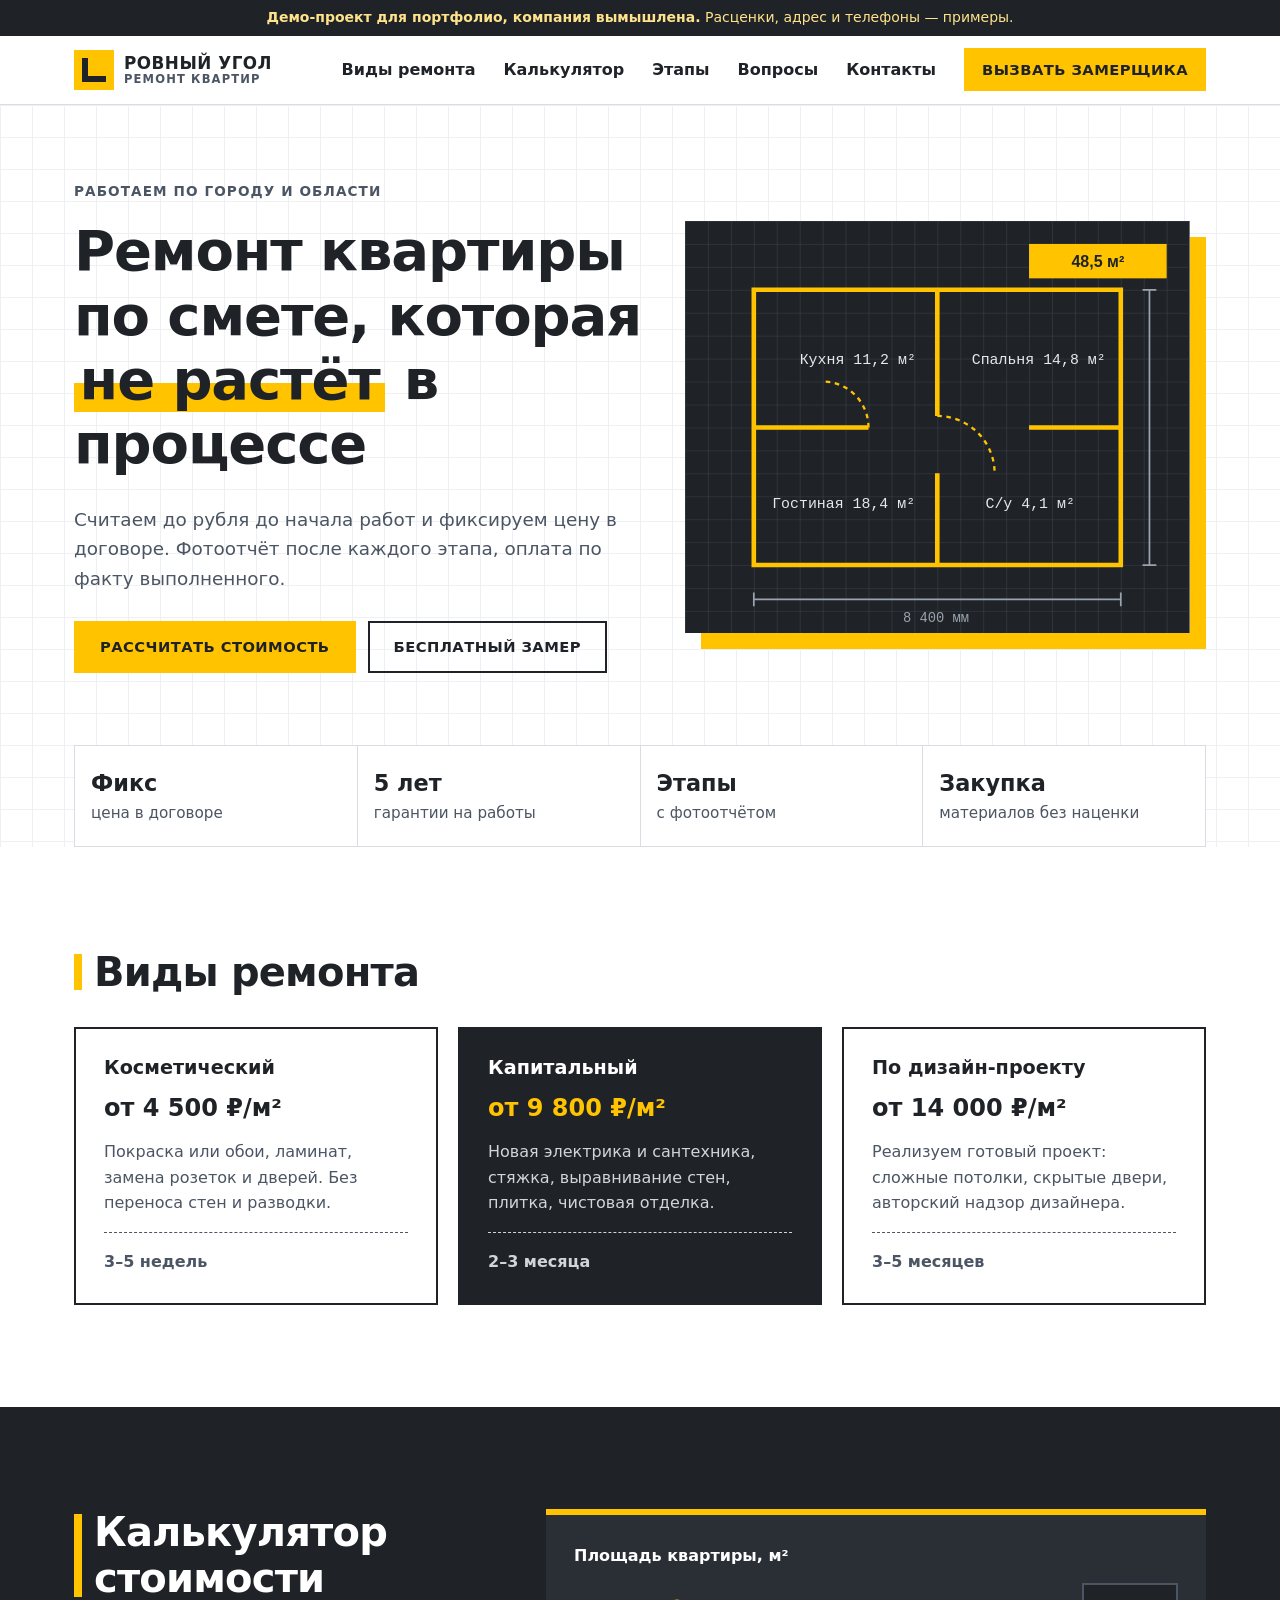
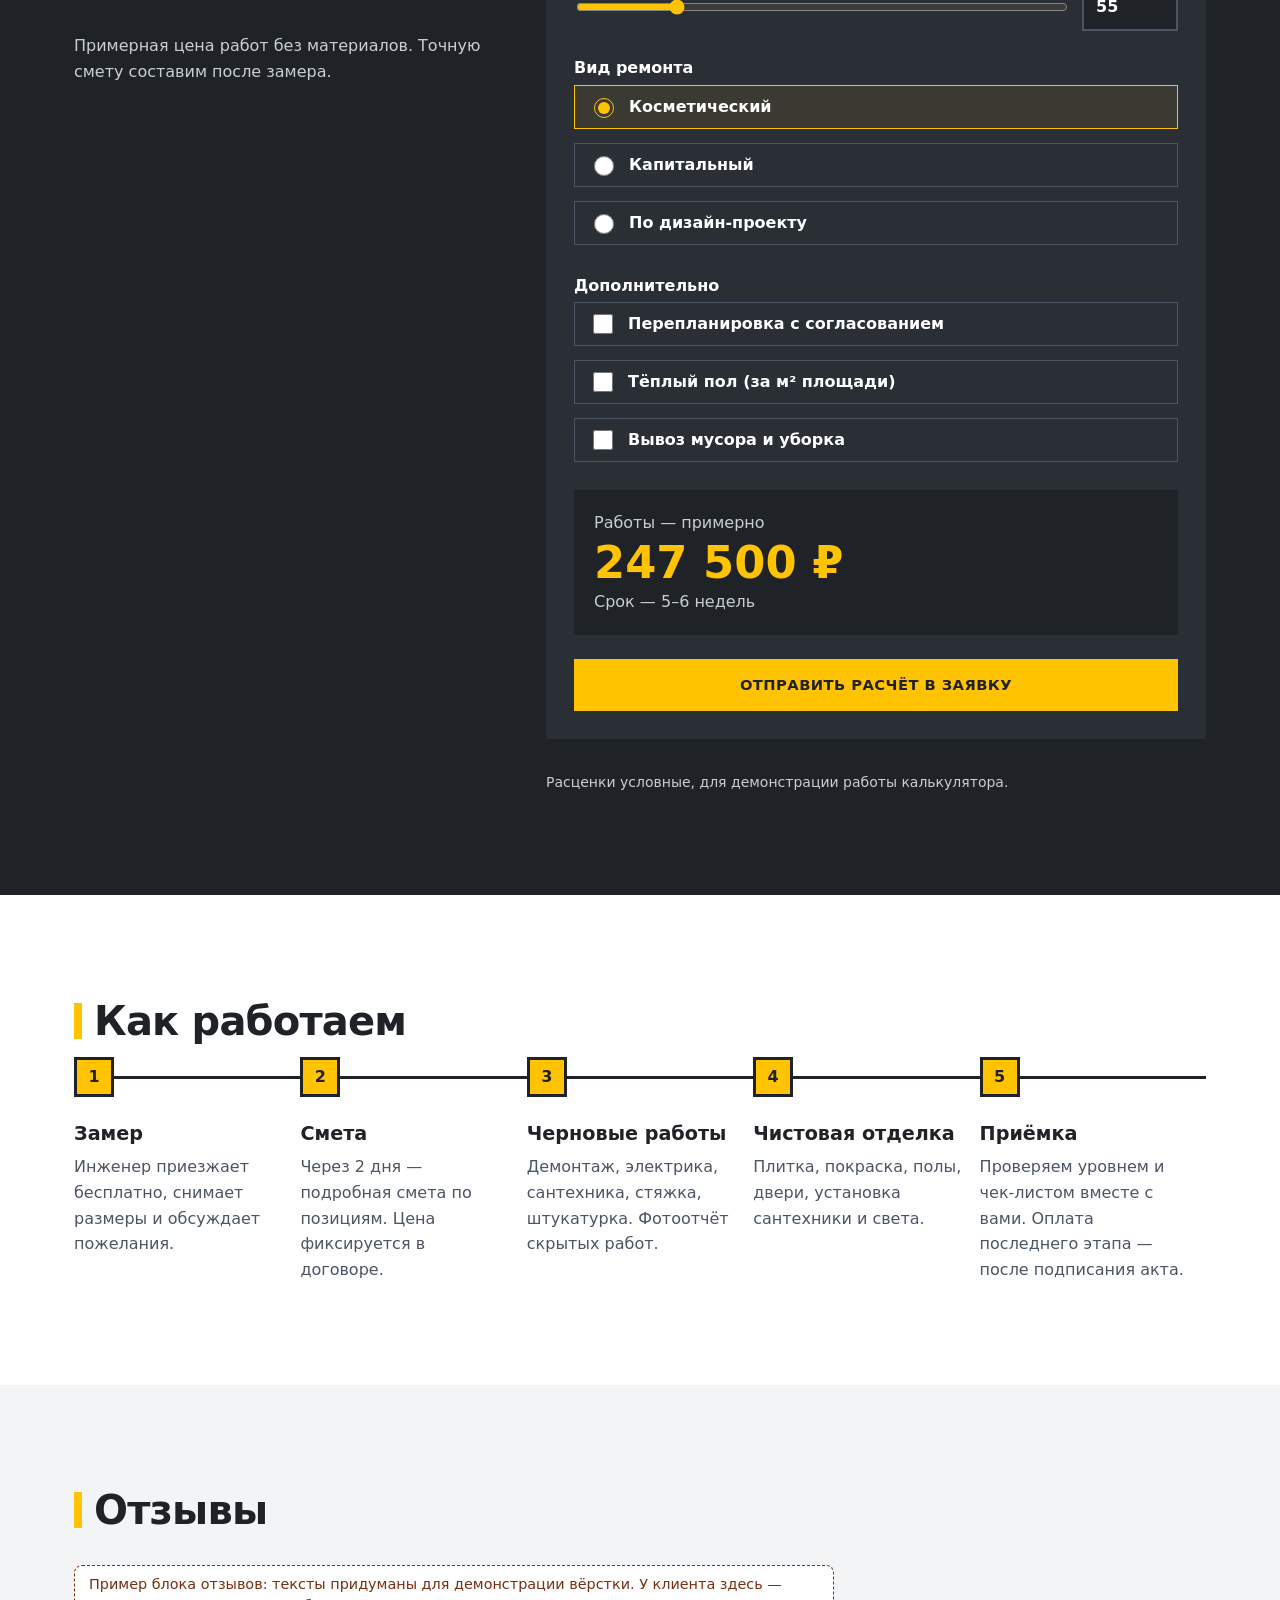
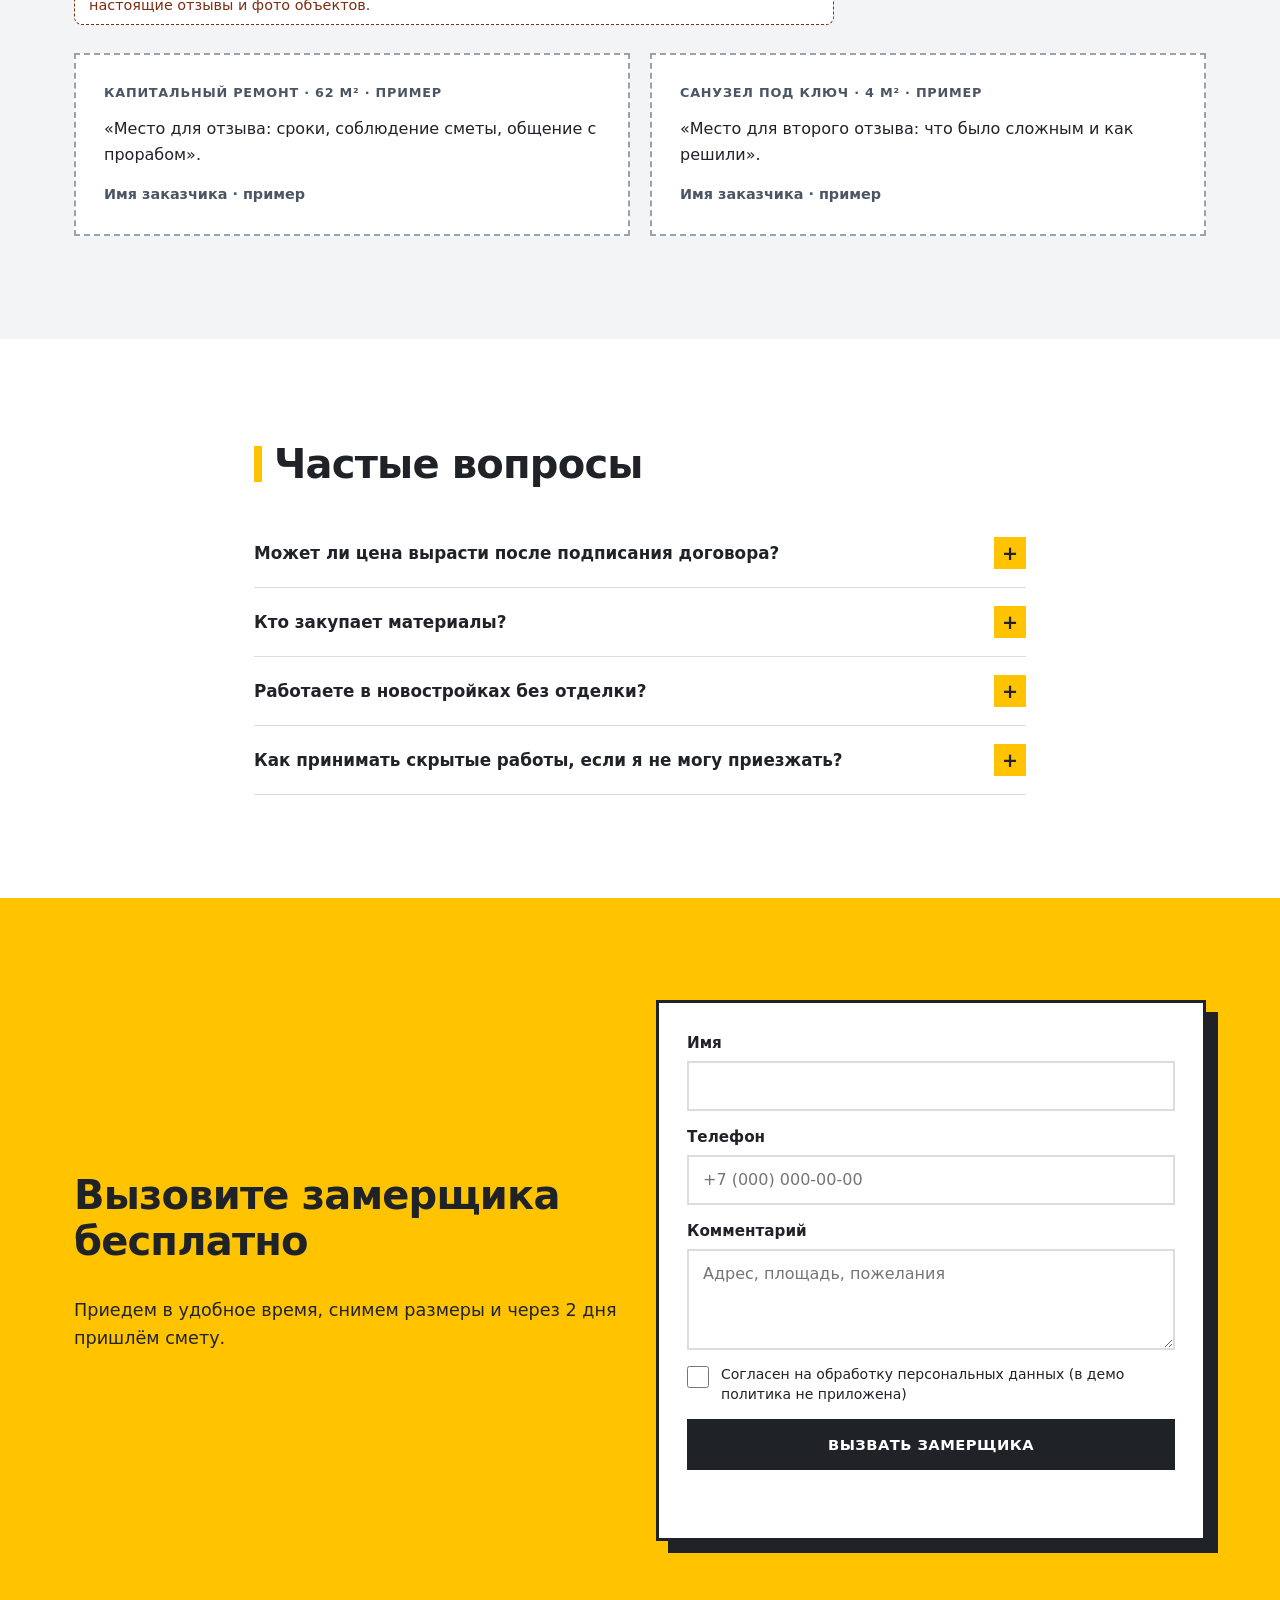
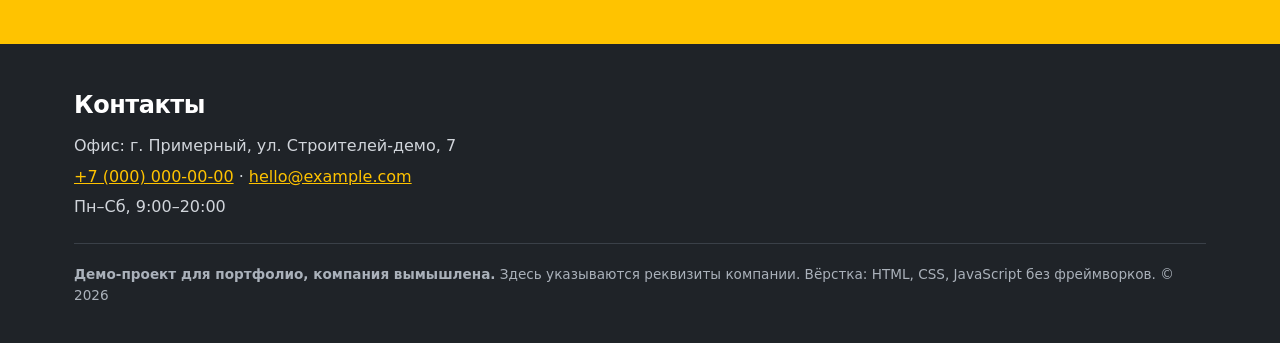
<file: landings/renovation/index.html>
<!doctype html>
<html lang="ru">
<head>
  <meta charset="utf-8">
  <meta name="viewport" content="width=device-width, initial-scale=1">
  <title>«Ровный угол» — ремонт квартир под ключ с фиксированной сметой | демо-лендинг</title>
  <meta name="description" content="Ремонт квартир «Ровный угол»: смета фиксируется в договоре, этапы с фотоотчётом, калькулятор стоимости онлайн. Демо-проект для портфолио, компания вымышлена.">
  <!-- Демо: страница не должна попадать в поиск как настоящая компания -->
  <meta name="robots" content="noindex, nofollow">
  <link rel="canonical" href="https://kulcka.github.io/portfolio/landings/renovation/">
  <meta name="theme-color" content="#ffc300">
  <meta property="og:type" content="website">
  <meta property="og:locale" content="ru_RU">
  <meta property="og:title" content="Ремонт квартир «Ровный угол» — демо-лендинг">
  <meta property="og:description" content="Фиксированная смета и калькулятор стоимости. Демо-проект для портфолио, компания вымышлена.">
  <meta property="og:url" content="https://kulcka.github.io/portfolio/landings/renovation/">
  <meta property="og:image" content="https://kulcka.github.io/portfolio/landings/renovation/og.png">
  <meta property="og:image:width" content="1200">
  <meta property="og:image:height" content="630">
  <meta name="twitter:card" content="summary_large_image">
  <link rel="icon" href="favicon.svg" type="image/svg+xml">
  <link rel="stylesheet" href="../assets/base.css">
  <link rel="stylesheet" href="styles.css">
</head>
<body>
  <a class="skip-link" href="#main">Перейти к содержанию</a>

  <p class="demo-bar" role="note">
    <strong>Демо-проект для портфолио, компания вымышлена.</strong>
    Расценки, адрес и телефоны — примеры.
  </p>

  <header class="header">
    <div class="container header__inner">
      <a class="logo" href="#top" aria-label="«Ровный угол» — в начало страницы">
        <svg class="logo__mark" viewBox="0 0 40 40" aria-hidden="true" focusable="false">
          <rect width="40" height="40" fill="#ffc300"/>
          <path d="M8 32V8h6v18h18v6z" fill="#1f2328"/>
        </svg>
        <span>РОВНЫЙ УГОЛ<span class="logo__sub">ремонт квартир</span></span>
      </a>
      <button class="menu-toggle" type="button" data-menu-toggle aria-controls="site-menu" aria-expanded="false" aria-label="Открыть меню">
        <span></span><span></span><span></span>
      </button>
      <nav class="nav" id="site-menu" aria-label="Основное меню" data-nav>
        <a href="#types">Виды ремонта</a>
        <a href="#calc">Калькулятор</a>
        <a href="#steps">Этапы</a>
        <a href="#faq">Вопросы</a>
        <a href="#contacts">Контакты</a>
        <a class="btn btn--small" href="#request">Вызвать замерщика</a>
      </nav>
    </div>
  </header>

  <main id="main">
    <section class="hero" id="top" aria-labelledby="hero-title">
      <div class="container hero__grid">
        <div class="hero__text">
          <p class="kicker">Работаем по городу и области</p>
          <h1 id="hero-title">Ремонт квартиры по смете, которая <mark>не растёт</mark> в процессе</h1>
          <p class="lead">Считаем до рубля до начала работ и фиксируем цену в договоре. Фотоотчёт после каждого этапа, оплата по факту выполненного.</p>
          <div class="hero__actions">
            <a class="btn" href="#calc">Рассчитать стоимость</a>
            <a class="btn btn--ghost" href="#request">Бесплатный замер</a>
          </div>
        </div>
        <div class="hero__art" aria-hidden="true">
          <svg viewBox="0 0 440 360" focusable="false">
            <defs>
              <pattern id="grid" width="20" height="20" patternUnits="userSpaceOnUse"><path d="M20 0H0v20" fill="none" stroke="#3a4048" stroke-width="1"/></pattern>
            </defs>
            <rect width="440" height="360" fill="#1f2328"/>
            <rect width="440" height="360" fill="url(#grid)"/>
            <g fill="none" stroke="#ffc300" stroke-width="4">
              <path d="M60 60h320v240H60z"/>
              <path d="M220 60v110M220 220v80M60 180h100M300 180h80"/>
            </g>
            <path d="M220 170a50 50 0 0 1 50 50" fill="none" stroke="#ffc300" stroke-width="2" stroke-dasharray="4 4"/>
            <path d="M160 180a40 40 0 0 0-40-40" fill="none" stroke="#ffc300" stroke-width="2" stroke-dasharray="4 4"/>
            <g fill="#e6e8eb" font-family="Consolas, monospace" font-size="13">
              <text x="100" y="125">Кухня 11,2 м²</text>
              <text x="250" y="125">Спальня 14,8 м²</text>
              <text x="76" y="250">Гостиная 18,4 м²</text>
              <text x="262" y="250">С/у 4,1 м²</text>
            </g>
            <g stroke="#9aa3ad" stroke-width="1.5" fill="#9aa3ad" font-family="Consolas, monospace" font-size="12">
              <path d="M60 330h320M60 324v12M380 324v12"/>
              <text x="190" y="350" stroke="none">8 400 мм</text>
              <path d="M405 60v240M399 60h12M399 300h12"/>
            </g>
            <rect x="300" y="20" width="120" height="30" fill="#ffc300"/>
            <text x="360" y="40" text-anchor="middle" font-family="Arial, sans-serif" font-weight="700" font-size="14" fill="#1f2328">48,5 м²</text>
          </svg>
        </div>
      </div>
      <div class="container">
      <ul class="facts">
        <li><strong>Фикс</strong> цена в договоре</li>
        <li><strong>5 лет</strong> гарантии на работы</li>
        <li><strong>Этапы</strong> с фотоотчётом</li>
        <li><strong>Закупка</strong> материалов без наценки</li>
      </ul>
      </div>
    </section>

    <section class="section" id="types" aria-labelledby="types-title">
      <div class="container">
        <h2 id="types-title">Виды ремонта</h2>
        <ul class="types">
          <li class="type" data-reveal>
            <h3>Косметический</h3>
            <p class="type__price">от 4 500 ₽/м²</p>
            <p>Покраска или обои, ламинат, замена розеток и дверей. Без переноса стен и разводки.</p>
            <p class="type__time">3–5 недель</p>
          </li>
          <li class="type type--main" data-reveal>
            <h3>Капитальный</h3>
            <p class="type__price">от 9 800 ₽/м²</p>
            <p>Новая электрика и сантехника, стяжка, выравнивание стен, плитка, чистовая отделка.</p>
            <p class="type__time">2–3 месяца</p>
          </li>
          <li class="type" data-reveal>
            <h3>По дизайн-проекту</h3>
            <p class="type__price">от 14 000 ₽/м²</p>
            <p>Реализуем готовый проект: сложные потолки, скрытые двери, авторский надзор дизайнера.</p>
            <p class="type__time">3–5 месяцев</p>
          </li>
        </ul>
      </div>
    </section>

    <section class="section section--dark" id="calc" aria-labelledby="calc-title">
      <div class="container calc">
        <div>
          <h2 id="calc-title">Калькулятор стоимости</h2>
          <p class="muted-inv">Примерная цена работ без материалов. Точную смету составим после замера.</p>
        </div>
        <form class="calc__form" id="calc-form" aria-labelledby="calc-title">
          <div class="calc__row">
            <label for="c-area">Площадь квартиры, м²</label>
            <div class="calc__area">
              <input id="c-area-range" type="range" min="20" max="200" step="1" value="55" aria-label="Площадь квартиры, ползунок">
              <input id="c-area" type="number" min="20" max="200" step="1" value="55" inputmode="numeric">
            </div>
          </div>
          <fieldset class="calc__row calc__choice">
            <legend>Вид ремонта</legend>
            <label><input type="radio" name="kind" value="4500" checked> Косметический</label>
            <label><input type="radio" name="kind" value="9800"> Капитальный</label>
            <label><input type="radio" name="kind" value="14000"> По дизайн-проекту</label>
          </fieldset>
          <fieldset class="calc__row calc__choice">
            <legend>Дополнительно</legend>
            <label><input type="checkbox" name="extra" value="45000"> Перепланировка с согласованием</label>
            <label><input type="checkbox" name="extra" value="1200" data-per-m2> Тёплый пол (за м² площади)</label>
            <label><input type="checkbox" name="extra" value="30000"> Вывоз мусора и уборка</label>
          </fieldset>
          <div class="calc__result" aria-live="polite">
            <p class="calc__label">Работы — примерно</p>
            <p class="calc__sum"><output id="c-sum" for="c-area c-area-range">247 500</output> ₽</p>
            <p class="calc__label">Срок — <span id="c-weeks">4–5 недель</span></p>
          </div>
          <button class="btn btn--block" type="button" id="c-apply">Отправить расчёт в заявку</button>
        </form>
        <p class="note calc__note">Расценки условные, для демонстрации работы калькулятора.</p>
      </div>
    </section>

    <section class="section" id="steps" aria-labelledby="steps-title">
      <div class="container">
        <h2 id="steps-title">Как работаем</h2>
        <ol class="timeline">
          <li data-reveal><h3>Замер</h3><p>Инженер приезжает бесплатно, снимает размеры и обсуждает пожелания.</p></li>
          <li data-reveal><h3>Смета</h3><p>Через 2 дня — подробная смета по позициям. Цена фиксируется в договоре.</p></li>
          <li data-reveal><h3>Черновые работы</h3><p>Демонтаж, электрика, сантехника, стяжка, штукатурка. Фотоотчёт скрытых работ.</p></li>
          <li data-reveal><h3>Чистовая отделка</h3><p>Плитка, покраска, полы, двери, установка сантехники и света.</p></li>
          <li data-reveal><h3>Приёмка</h3><p>Проверяем уровнем и чек-листом вместе с вами. Оплата последнего этапа — после подписания акта.</p></li>
        </ol>
      </div>
    </section>

    <section class="section section--grey" id="reviews" aria-labelledby="reviews-title">
      <div class="container">
        <h2 id="reviews-title">Отзывы</h2>
        <p class="sample-badge" role="note">Пример блока отзывов: тексты придуманы для демонстрации вёрстки. У клиента здесь — настоящие отзывы и фото объектов.</p>
        <ul class="reviews">
          <li class="review" data-reveal><p class="review__obj">Капитальный ремонт · 62 м² · пример</p><p>«Место для отзыва: сроки, соблюдение сметы, общение с прорабом».</p><p class="review__who">Имя заказчика · пример</p></li>
          <li class="review" data-reveal><p class="review__obj">Санузел под ключ · 4 м² · пример</p><p>«Место для второго отзыва: что было сложным и как решили».</p><p class="review__who">Имя заказчика · пример</p></li>
        </ul>
      </div>
    </section>

    <section class="section" id="faq" aria-labelledby="faq-title">
      <div class="container container--narrow">
        <h2 id="faq-title">Частые вопросы</h2>
        <div class="faq">
          <details><summary>Может ли цена вырасти после подписания договора?</summary><p>Только если вы сами добавите работы. Каждое изменение оформляем допсоглашением с новой суммой.</p></details>
          <details><summary>Кто закупает материалы?</summary><p>Можем мы — по чекам без наценки, с доставкой и подъёмом. Или вы — по нашему списку.</p></details>
          <details><summary>Работаете в новостройках без отделки?</summary><p>Да, это большая часть наших объектов. Начинаем со стяжки и разводки коммуникаций.</p></details>
          <details><summary>Как принимать скрытые работы, если я не могу приезжать?</summary><p>Прораб присылает фото и видео каждого этапа в чат, приёмку можно провести по видеосвязи.</p></details>
        </div>
      </div>
    </section>

    <section class="section section--yellow" id="request" aria-labelledby="request-title">
      <div class="container request">
        <div>
          <h2 id="request-title">Вызовите замерщика бесплатно</h2>
          <p>Приедем в удобное время, снимем размеры и через 2 дня пришлём смету.</p>
        </div>
        <form class="form" data-demo-form aria-labelledby="request-title">
          <div class="field">
            <label for="f-name">Имя</label>
            <input id="f-name" name="name" type="text" autocomplete="given-name" required minlength="2" aria-describedby="f-name-err">
            <span class="field-error" id="f-name-err" aria-live="polite"></span>
          </div>
          <div class="field">
            <label for="f-phone">Телефон</label>
            <input id="f-phone" name="phone" type="tel" inputmode="tel" autocomplete="tel" placeholder="+7 (000) 000-00-00" required pattern="\+7 \(\d{3}\) \d{3}-\d{2}-\d{2}" aria-describedby="f-phone-err">
            <span class="field-error" id="f-phone-err" aria-live="polite"></span>
          </div>
          <div class="field">
            <label for="f-comment">Комментарий</label>
            <textarea id="f-comment" name="comment" rows="3" placeholder="Адрес, площадь, пожелания" aria-describedby="f-comment-err"></textarea>
            <span class="field-error" id="f-comment-err" aria-live="polite"></span>
          </div>
          <div class="field field--hp" aria-hidden="true">
            <label for="f-company">Компания</label>
            <input id="f-company" name="company" type="text" tabindex="-1" autocomplete="off" data-honeypot>
          </div>
          <div class="field field--check">
            <input id="f-consent" name="consent" type="checkbox" required aria-describedby="f-consent-err">
            <label for="f-consent">Согласен на обработку персональных данных (в демо политика не приложена)</label>
            <span class="field-error" id="f-consent-err" aria-live="polite"></span>
          </div>
          <button class="btn btn--block" type="submit">Вызвать замерщика</button>
          <p class="form-status" data-form-status role="status" aria-live="polite"></p>
        </form>
      </div>
    </section>
  </main>

  <footer class="footer" id="contacts" aria-labelledby="contacts-title">
    <div class="container footer__grid">
      <div>
        <h2 id="contacts-title" class="footer__title">Контакты</h2>
        <address>
          Офис: г. Примерный, ул. Строителей-демо, 7<br>
          <a href="tel:+70000000000">+7 (000) 000-00-00</a> · <a href="mailto:hello@example.com">hello@example.com</a><br>
          Пн–Сб, 9:00–20:00
        </address>
      </div>
      <p class="footer__legal"><strong>Демо-проект для портфолио, компания вымышлена.</strong> Здесь указываются реквизиты компании. Вёрстка: HTML, CSS, JavaScript без фреймворков. © <span data-year>2026</span></p>
    </div>
  </footer>

  <script src="../assets/base.js" defer></script>
  <script src="script.js" defer></script>
</body>
</html>
</file>
<file: door-configurator/configurator.css>
/* Конфигуратор входной двери. Все правила — внутри .dc, чтобы не задевать стили сайта. */

.dc {
  --dc-bg: #f3f2ef;
  --dc-card: #ffffff;
  --dc-text: #1d1f22;
  --dc-muted: #6a6e75;
  --dc-line: #e1dfda;
  --dc-accent: #23262b;
  --dc-accent-hover: #3a3e45;
  --dc-accent-soft: #f4f1ec;
  --dc-price: #8a5a2b;
  --dc-warn: #9b4a24;
  --dc-focus: #2f6fdf;
  --dc-radius: 16px;
  --dc-shadow: 0 1px 2px rgba(20, 22, 26, 0.06), 0 8px 24px rgba(20, 22, 26, 0.06);

  box-sizing: border-box;
  display: grid;
  grid-template-columns: minmax(300px, 440px) minmax(0, 1fr);
  gap: 24px;
  align-items: start;
  color: var(--dc-text);
  font-family: system-ui, -apple-system, 'Segoe UI', Roboto, 'Helvetica Neue', Arial, sans-serif;
  font-size: 15px;
  line-height: 1.4;
  color-scheme: light;
}

.dc *,
.dc *::before,
.dc *::after {
  box-sizing: inherit;
}

/* ---------- превью ---------- */

.dc__preview {
  position: sticky;
  top: 16px;
  display: flex;
  flex-direction: column;
  gap: 14px;
  padding: 16px;
  background: var(--dc-card);
  border-radius: var(--dc-radius);
  box-shadow: var(--dc-shadow);
}

.dc__stage-wrap {
  display: flex;
  justify-content: center;
}

.dc__stage {
  position: relative;
  width: clamp(220px, calc((100vh - 290px) * var(--dc-k, 0.6)), 100%);
  aspect-ratio: var(--dc-ratio, 3 / 5);
  overflow: hidden;
  border-radius: 12px;
  background: #e8e6e2;
}

.dc__layer {
  position: absolute;
  inset: 0;
  pointer-events: none;
}

.dc__layer-img {
  position: absolute;
  inset: 0;
  width: 100%;
  height: 100%;
  object-fit: contain;
  opacity: 0;
  transition: opacity 0.35s ease;
  user-select: none;
}

.dc__layer-img.is-visible {
  opacity: 1;
}

.dc__total {
  display: flex;
  align-items: baseline;
  justify-content: space-between;
  gap: 12px;
  padding: 0 4px;
}

.dc__total-label {
  color: var(--dc-muted);
}

.dc__total-value {
  font-size: 26px;
  font-weight: 700;
  letter-spacing: -0.01em;
  font-variant-numeric: tabular-nums;
}

.dc__actions {
  display: grid;
  grid-template-columns: 1fr 1fr;
  gap: 8px;
}

.dc__actions .dc-btn--primary {
  grid-column: 1 / -1;
}

/* ---------- кнопки ---------- */

.dc-btn {
  display: inline-flex;
  align-items: center;
  justify-content: center;
  min-height: 42px;
  padding: 10px 16px;
  border: 1.5px solid var(--dc-line);
  border-radius: 10px;
  background: var(--dc-card);
  color: var(--dc-text);
  font: inherit;
  font-weight: 500;
  cursor: pointer;
  transition: background-color 0.15s ease, border-color 0.15s ease, color 0.15s ease;
}

.dc-btn:hover {
  border-color: #c9c6bf;
  background: #faf9f7;
}

.dc-btn:disabled {
  opacity: 0.55;
  cursor: progress;
}

.dc-btn--primary {
  border-color: var(--dc-accent);
  background: var(--dc-accent);
  color: #fff;
}

.dc-btn--primary:hover {
  border-color: var(--dc-accent-hover);
  background: var(--dc-accent-hover);
}

.dc-btn--ghost {
  border-color: transparent;
  background: transparent;
  color: var(--dc-muted);
}

.dc-btn--ghost:hover {
  border-color: var(--dc-line);
  background: transparent;
  color: var(--dc-text);
}

.dc-btn:focus-visible,
.dc-dialog__close:focus-visible,
.dc-field input:focus-visible,
.dc-field textarea:focus-visible,
.dc-result__json:focus-visible {
  outline: 3px solid var(--dc-focus);
  outline-offset: 2px;
}

/* ---------- группы опций ---------- */

.dc__panel {
  display: flex;
  flex-direction: column;
  gap: 16px;
  min-width: 0;
}

.dc__options {
  display: flex;
  flex-direction: column;
  gap: 16px;
  margin: 0;
}

.dc-group {
  min-width: 0;
  margin: 0;
  padding: 16px 18px 18px;
  border: 0;
  border-radius: var(--dc-radius);
  background: var(--dc-card);
  box-shadow: var(--dc-shadow);
}

.dc-group__title {
  float: left;
  display: flex;
  flex-wrap: wrap;
  align-items: baseline;
  justify-content: space-between;
  gap: 4px 12px;
  width: 100%;
  margin: 0 0 12px;
  padding: 0;
  font-size: 17px;
  font-weight: 650;
}

.dc-group__current {
  color: var(--dc-muted);
  font-size: 14px;
  font-weight: 400;
}

.dc-group__hint {
  clear: both;
  margin: -6px 0 12px;
  color: var(--dc-muted);
  font-size: 13px;
}

.dc-group__options {
  clear: both;
  display: grid;
  grid-template-columns: repeat(auto-fill, minmax(168px, 1fr));
  gap: 10px;
}

/* карточка варианта: радиокнопка скрыта визуально, но доступна с клавиатуры и для экранных дикторов */
.dc-opt {
  position: relative;
  display: block;
  cursor: pointer;
}

.dc-opt__input {
  position: absolute;
  top: 0;
  left: 0;
  width: 1px;
  height: 1px;
  margin: 0;
  opacity: 0;
}

.dc-opt__card {
  position: relative;
  display: flex;
  align-items: center;
  gap: 12px;
  height: 100%;
  padding: 8px 12px 8px 8px;
  border: 1.5px solid var(--dc-line);
  border-radius: 12px;
  background: var(--dc-card);
  transition: border-color 0.15s ease, background-color 0.15s ease, box-shadow 0.15s ease;
}

.dc-opt:hover .dc-opt__card {
  border-color: #c4c0b8;
}

.dc-opt__input:checked + .dc-opt__card {
  border-color: var(--dc-accent);
  background: var(--dc-accent-soft);
  box-shadow: inset 0 0 0 1px var(--dc-accent);
}

.dc-opt__input:checked + .dc-opt__card::after {
  content: '';
  position: absolute;
  top: 8px;
  right: 8px;
  width: 18px;
  height: 18px;
  border-radius: 50%;
  background: var(--dc-accent)
    url("data:image/svg+xml,%3Csvg xmlns='http://www.w3.org/2000/svg' viewBox='0 0 18 18'%3E%3Cpath d='M5 9.2l2.6 2.6L13 6.4' fill='none' stroke='%23fff' stroke-width='2' stroke-linecap='round' stroke-linejoin='round'/%3E%3C/svg%3E")
    center / 18px 18px no-repeat;
}

.dc-opt__input:focus-visible + .dc-opt__card {
  outline: 3px solid var(--dc-focus);
  outline-offset: 2px;
}

.dc-opt__input:disabled + .dc-opt__card {
  border-style: dashed;
  background: #f7f6f4;
  cursor: not-allowed;
}

.dc-opt__input:disabled + .dc-opt__card .dc-opt__thumb,
.dc-opt__input:disabled + .dc-opt__card .dc-opt__name,
.dc-opt__input:disabled + .dc-opt__card .dc-opt__note,
.dc-opt__input:disabled + .dc-opt__card .dc-opt__price {
  opacity: 0.45;
}

.dc-opt__thumb {
  flex: 0 0 auto;
  width: 40px;
  height: 60px;
  overflow: hidden;
  border-radius: 7px;
  background: #e7e5e1;
  box-shadow: inset 0 0 0 1px rgba(0, 0, 0, 0.08);
}

.dc-opt__thumb img {
  display: block;
  width: 100%;
  height: 100%;
  object-fit: cover;
}

.dc-opt__thumb--empty {
  display: none;
}

.dc-opt__text {
  display: flex;
  flex-direction: column;
  gap: 2px;
  min-width: 0;
  padding-right: 18px;
}

.dc-opt__name {
  font-weight: 550;
  line-height: 1.25;
  overflow-wrap: break-word;
  hyphens: auto;
}

.dc-opt__note {
  color: var(--dc-muted);
  font-size: 12.5px;
}

.dc-opt__price {
  color: var(--dc-price);
  font-size: 13px;
  font-variant-numeric: tabular-nums;
}

.dc-opt__hint {
  color: var(--dc-warn);
  font-size: 12px;
  line-height: 1.3;
}

.dc-opt__hint:empty {
  display: none;
}

/* ---------- «Ваша дверь» ---------- */

.dc__summary {
  padding: 18px;
  border-radius: var(--dc-radius);
  background: var(--dc-card);
  box-shadow: var(--dc-shadow);
}

.dc__summary-title {
  margin: 0 0 10px;
  font-size: 19px;
  font-weight: 700;
}

.dc-summary__list {
  margin: 0;
  padding: 0;
  list-style: none;
}

.dc-summary__row {
  display: flex;
  align-items: baseline;
  justify-content: space-between;
  gap: 16px;
  padding: 9px 0;
  border-bottom: 1px solid var(--dc-line);
}

.dc-summary__name {
  display: flex;
  flex-direction: column;
  min-width: 0;
}

.dc-summary__group {
  color: var(--dc-muted);
  font-size: 12.5px;
}

.dc-summary__price {
  flex: 0 0 auto;
  font-variant-numeric: tabular-nums;
  white-space: nowrap;
}

.dc-summary__total {
  display: flex;
  align-items: baseline;
  justify-content: space-between;
  gap: 16px;
  padding-top: 12px;
  font-size: 17px;
}

.dc-summary__total strong {
  font-size: 22px;
  font-variant-numeric: tabular-nums;
}

.dc-summary__note {
  margin: 8px 0 0;
  color: var(--dc-muted);
  font-size: 13px;
}

/* ---------- нижняя панель на телефоне ---------- */

.dc__bar {
  display: none;
}

/* ---------- уведомление ---------- */

.dc__toast {
  position: fixed;
  left: 50%;
  bottom: 24px;
  z-index: 1000;
  max-width: min(520px, calc(100vw - 32px));
  padding: 12px 16px;
  border-radius: 12px;
  background: #23262b;
  color: #fff;
  font-size: 14px;
  box-shadow: 0 10px 30px rgba(0, 0, 0, 0.25);
  opacity: 0;
  transform: translate(-50%, 12px);
  transition: opacity 0.2s ease, transform 0.2s ease;
  pointer-events: none;
}

.dc__toast.is-visible {
  opacity: 1;
  transform: translate(-50%, 0);
}

/* ---------- заявка ---------- */

.dc-dialog {
  width: min(520px, calc(100vw - 32px));
  max-height: calc(100vh - 32px);
  padding: 24px;
  border: 0;
  border-radius: var(--dc-radius);
  background: var(--dc-card);
  color: var(--dc-text);
  box-shadow: 0 24px 60px rgba(0, 0, 0, 0.25);
}

.dc-dialog::backdrop {
  background: rgba(22, 23, 26, 0.5);
}

.dc-dialog__close {
  position: absolute;
  top: 10px;
  right: 10px;
  width: 36px;
  height: 36px;
  border: 0;
  border-radius: 50%;
  background: transparent;
  color: var(--dc-muted);
  font-size: 26px;
  line-height: 1;
  cursor: pointer;
}

.dc-dialog__close:hover {
  background: var(--dc-bg);
  color: var(--dc-text);
}

.dc-dialog__title {
  margin: 0 32px 8px 0;
  font-size: 21px;
  font-weight: 700;
}

.dc-dialog__text {
  margin: 0 0 14px;
  color: var(--dc-muted);
}

.dc-form__door {
  margin: 0 0 16px;
  padding: 10px 12px;
  border-radius: 10px;
  background: var(--dc-accent-soft);
  font-size: 14px;
}

.dc-field {
  display: flex;
  flex-direction: column;
  gap: 5px;
  margin-bottom: 12px;
}

.dc-field__label {
  font-size: 14px;
  font-weight: 550;
}

.dc-field input,
.dc-field textarea {
  width: 100%;
  padding: 10px 12px;
  border: 1.5px solid var(--dc-line);
  border-radius: 10px;
  background: #fff;
  color: var(--dc-text);
  font: inherit;
}

.dc-field textarea {
  resize: vertical;
}

.dc-field input[aria-invalid='true'],
.dc-field textarea[aria-invalid='true'] {
  border-color: var(--dc-warn);
}

.dc-field__error {
  color: var(--dc-warn);
  font-size: 13px;
}

.dc-field__error:empty {
  display: none;
}

.dc-dialog__actions {
  display: flex;
  flex-wrap: wrap;
  gap: 8px;
  margin-top: 16px;
}

.dc-result__json {
  max-height: 46vh;
  margin: 0;
  padding: 12px;
  overflow: auto;
  border-radius: 10px;
  background: #1f2227;
  color: #e6e8eb;
  font: 12.5px/1.45 ui-monospace, 'Cascadia Mono', Consolas, monospace;
  white-space: pre-wrap;
  word-break: break-word;
}

.dc-config-error {
  padding: 16px 20px;
  border: 1.5px solid var(--dc-warn, #9b4a24);
  border-radius: 12px;
  background: #fff6f2;
  color: #5a2a14;
  font-family: system-ui, sans-serif;
}

/* ---------- телефон и узкие окна ---------- */

@media (max-width: 880px) {
  .dc {
    grid-template-columns: minmax(0, 1fr);
    gap: 16px;
  }

  /* превью разбирается на части: картинка прилипает сверху, кнопки уходят под опции */
  .dc__preview {
    display: contents;
  }

  .dc__stage-wrap {
    position: sticky;
    top: 0;
    z-index: 20;
    order: 1;
    padding: 8px 0;
    background: var(--dc-bg);
    /* фон тянется на всю ширину экрана, не создавая горизонтальной прокрутки */
    box-shadow: 0 0 0 100vmax var(--dc-bg);
    clip-path: inset(0 -100vmax);
  }

  .dc__stage {
    width: auto;
    height: min(36vh, 320px);
  }

  .dc__panel {
    order: 2;
  }

  .dc__total {
    display: none;
  }

  .dc__actions {
    order: 3;
  }

  .dc__actions .dc__lead-main {
    display: none;
  }

  .dc__bar {
    position: sticky;
    bottom: 0;
    z-index: 20;
    order: 4;
    display: flex;
    align-items: center;
    justify-content: space-between;
    gap: 12px;
    padding: 10px 14px calc(10px + env(safe-area-inset-bottom, 0px));
    border-radius: 14px 14px 0 0;
    background: var(--dc-card);
    box-shadow: 0 -6px 16px rgba(0, 0, 0, 0.08);
  }

  .dc__bar-price {
    display: flex;
    flex-direction: column;
    line-height: 1.2;
  }

  .dc__bar-price span {
    color: var(--dc-muted);
    font-size: 12.5px;
  }

  .dc__bar-total {
    font-size: 20px;
    font-variant-numeric: tabular-nums;
  }

  .dc-group {
    padding: 14px;
  }

  .dc-group__options {
    grid-template-columns: repeat(auto-fill, minmax(146px, 1fr));
    gap: 8px;
  }

  .dc-opt__card {
    gap: 8px;
    padding: 8px 8px 8px 6px;
  }

  .dc-opt__thumb {
    width: 32px;
    height: 48px;
  }

  .dc-opt__text {
    padding-right: 20px;
    font-size: 14px;
  }

  .dc-opt__input:checked + .dc-opt__card::after {
    top: 6px;
    right: 6px;
    width: 16px;
    height: 16px;
    background-size: 16px 16px;
  }

  .dc__toast {
    bottom: 84px;
  }
}

@media (prefers-reduced-motion: reduce) {
  .dc__layer-img,
  .dc__toast,
  .dc-opt__card,
  .dc-btn {
    transition: none;
  }
}

/* ---------- страница демо (index.html) ---------- */

.dc-page {
  margin: 0;
  background: #f3f2ef;
  color: #1d1f22;
  font-family: system-ui, -apple-system, 'Segoe UI', Roboto, 'Helvetica Neue', Arial, sans-serif;
}

.dc-page__wrap {
  max-width: 1200px;
  margin: 0 auto;
  padding: 28px 24px 40px;
}

.dc-page__header {
  margin-bottom: 22px;
}

.dc-page__title {
  margin: 0 0 6px;
  font-size: clamp(24px, 3.2vw, 34px);
  font-weight: 750;
  letter-spacing: -0.02em;
}

.dc-page__lead {
  max-width: 720px;
  margin: 0;
  color: #6a6e75;
  font-size: 16px;
}

.dc-page__footer {
  margin-top: 28px;
  color: #6a6e75;
  font-size: 13px;
}

@media (max-width: 880px) {
  .dc-page__wrap {
    padding: 18px 16px 0;
  }

  .dc-page__header {
    margin-bottom: 12px;
  }

  .dc-page__lead {
    font-size: 14.5px;
  }

  .dc-page__footer {
    margin: 20px 0 16px;
  }
}
</file>
<file: landings/assets/base.css>
/*
 * Общая основа демо-лендингов: сброс, сетка, шапка с мобильным меню, кнопки,
 * формы, вкладки, FAQ, анимация появления. Цвета и шрифты каждый лендинг задаёт
 * своими переменными в styles.css — здесь только значения по умолчанию.
 */
:root {
  --bg: #ffffff;
  --surface: #f5f5f5;
  --text: #1a1a1a;
  --muted: #555555;
  --accent: #1d4ed8;
  --accent-ink: #ffffff;
  --accent-soft: #dbeafe;
  --line: #e2e2e2;
  --radius: 12px;
  --font: system-ui, -apple-system, "Segoe UI", Roboto, Arial, sans-serif;
  --font-head: var(--font);
  --header-bg: rgba(255, 255, 255, 0.92);
  --header-ink: var(--text);
  --demo-bg: #fff4c2;
  --demo-ink: #3d3100;
  --focus: #1d4ed8;
  --header-h: 68px;
}

*, *::before, *::after { box-sizing: border-box; }

html { -webkit-text-size-adjust: 100%; text-size-adjust: 100%; }
@media (prefers-reduced-motion: no-preference) {
  html { scroll-behavior: smooth; }
}

body {
  margin: 0;
  min-width: 320px;
  background: var(--bg);
  color: var(--text);
  font-family: var(--font);
  font-size: 1rem;
  line-height: 1.6;
  overflow-x: hidden;
}

[hidden] { display: none !important; }
img, svg { max-width: 100%; height: auto; display: block; }
h1, h2, h3 { font-family: var(--font-head); line-height: 1.15; margin: 0 0 0.5em; }
h1 { font-size: clamp(2rem, 1.3rem + 3.4vw, 3.6rem); }
h2 { font-size: clamp(1.6rem, 1.2rem + 1.8vw, 2.5rem); }
h3 { font-size: 1.2rem; }
p { margin: 0 0 1em; }
a { color: inherit; }
:where(ul[class], ol[class]) { list-style: none; margin: 0; padding: 0; }

:focus-visible { outline: 3px solid var(--focus); outline-offset: 3px; }

.container { width: 100%; max-width: 1180px; margin: 0 auto; padding: 0 16px; }
@media (min-width: 600px) { .container { padding: 0 24px; } }
.container--narrow { max-width: 820px; }

.visually-hidden {
  position: absolute !important; width: 1px; height: 1px; padding: 0; margin: -1px;
  overflow: hidden; clip: rect(0 0 0 0); white-space: nowrap; border: 0;
}

.skip-link {
  position: absolute; left: 12px; top: -60px; z-index: 100;
  padding: 10px 16px; background: var(--text); color: var(--bg); border-radius: 8px;
  text-decoration: none; font-weight: 600;
}
.skip-link:focus { top: 12px; }

/* ---------- Пометка «демо» ---------- */
.demo-bar {
  margin: 0; padding: 8px 16px; text-align: center;
  background: var(--demo-bg); color: var(--demo-ink);
  font-size: 0.875rem; line-height: 1.4;
}

/* ---------- Шапка и меню ---------- */
.header {
  position: sticky; top: 0; z-index: 50;
  background: var(--header-bg); color: var(--header-ink);
  -webkit-backdrop-filter: saturate(1.4) blur(10px); backdrop-filter: saturate(1.4) blur(10px);
  border-bottom: 1px solid var(--line);
}
.header__inner { display: flex; align-items: center; justify-content: space-between; gap: 16px; min-height: var(--header-h); }
.logo { display: inline-flex; align-items: center; gap: 10px; text-decoration: none; font-weight: 800; font-size: 1.15rem; line-height: 1.1; }
.logo__mark { width: 40px; height: 40px; flex: none; }

.menu-toggle {
  display: inline-flex; flex-direction: column; justify-content: center; gap: 5px;
  width: 44px; height: 44px; padding: 10px; border: 1px solid var(--line); border-radius: 10px;
  background: transparent; color: inherit; cursor: pointer;
}
.menu-toggle span { display: block; height: 2px; background: currentColor; border-radius: 2px; transition: transform .2s, opacity .2s; }
.menu-toggle[aria-expanded="true"] span:nth-child(1) { transform: translateY(7px) rotate(45deg); }
.menu-toggle[aria-expanded="true"] span:nth-child(2) { opacity: 0; }
.menu-toggle[aria-expanded="true"] span:nth-child(3) { transform: translateY(-7px) rotate(-45deg); }

.nav { display: none; }
.nav a { text-decoration: none; font-weight: 600; }
.nav a[aria-current="true"]:not(.btn) { color: var(--accent); }

@media (max-width: 899.98px) {
  .nav.is-open {
    display: flex; flex-direction: column; gap: 4px;
    position: absolute; left: 0; right: 0; top: 100%;
    padding: 12px 16px 20px; background: var(--bg); color: var(--text);
    border-bottom: 1px solid var(--line); box-shadow: 0 16px 32px rgba(0, 0, 0, 0.12);
  }
  .nav.is-open a:not(.btn) { padding: 12px 4px; border-bottom: 1px solid var(--line); }
  .nav.is-open .btn { margin-top: 12px; }
}
@media (min-width: 900px) {
  .menu-toggle { display: none; }
  .nav { display: flex; align-items: center; gap: 28px; }
}

/* ---------- Кнопки ---------- */
.btn {
  display: inline-flex; align-items: center; justify-content: center; gap: 8px;
  min-height: 48px; padding: 12px 24px; border: 2px solid var(--accent); border-radius: var(--radius);
  background: var(--accent); color: var(--accent-ink);
  font: inherit; font-weight: 700; text-decoration: none; cursor: pointer;
  transition: transform .15s ease, box-shadow .15s ease, background-color .15s ease;
}
.btn:hover { transform: translateY(-1px); box-shadow: 0 8px 20px rgba(0, 0, 0, 0.15); }
.btn:active { transform: none; }
.btn:disabled { opacity: .6; cursor: progress; transform: none; }
.btn--ghost { background: transparent; color: var(--text); }
.btn--small { min-height: 40px; padding: 8px 16px; }
.btn--block { width: 100%; }

/* ---------- Разделы ---------- */
.section { padding: clamp(56px, 8vw, 104px) 0; }
main > section, footer[id] { scroll-margin-top: var(--header-h); }
.muted { color: var(--muted); }
.note { color: var(--muted); font-size: 0.875rem; margin-top: 16px; }
.sample-badge {
  display: inline-block; margin: 0 0 28px; padding: 8px 14px; border: 1px dashed currentColor;
  border-radius: 8px; font-size: 0.9rem; line-height: 1.45; max-width: 760px;
}

/* ---------- Появление при прокрутке (включается скриптом) ---------- */
.js-reveal [data-reveal] { opacity: 0; transform: translateY(18px); transition: opacity .6s ease, transform .6s ease; }
.js-reveal [data-reveal].is-visible { opacity: 1; transform: none; }

/* ---------- Вкладки ---------- */
.tabs__list { display: flex; flex-wrap: wrap; gap: 8px; margin-bottom: 20px; }
.tabs__tab {
  min-height: 44px; padding: 8px 18px; border: 2px solid var(--line); border-radius: 999px;
  background: transparent; color: inherit; font: inherit; font-weight: 600; cursor: pointer;
}
.tabs__tab[aria-selected="true"] { background: var(--accent); border-color: var(--accent); color: var(--accent-ink); }

/* ---------- FAQ ---------- */
.faq details { border-bottom: 1px solid var(--line); }
.faq summary {
  display: flex; justify-content: space-between; align-items: center; gap: 16px;
  padding: 18px 0; cursor: pointer; font-weight: 700; font-size: 1.05rem; list-style: none;
}
.faq summary::-webkit-details-marker { display: none; }
.faq summary::after { content: "+"; flex: none; font-size: 1.5rem; line-height: 1; transition: transform .2s; }
.faq details[open] summary::after { transform: rotate(45deg); }
.faq details p { margin: 0 0 18px; color: var(--muted); }

/* ---------- Форма ---------- */
.form { display: grid; gap: 14px; }
.field { display: grid; gap: 6px; }
.field label { font-weight: 600; font-size: 0.95rem; }
.field input, .field select, .field textarea {
  width: 100%; min-height: 48px; padding: 10px 14px;
  border: 2px solid var(--line); border-radius: calc(var(--radius) * 0.7);
  background: var(--bg); color: var(--text); font: inherit;
}
.field textarea { min-height: 96px; resize: vertical; }
.field input:focus, .field select:focus, .field textarea:focus { border-color: var(--accent); outline: none; box-shadow: 0 0 0 3px var(--accent-soft); }
.field [aria-invalid="true"] { border-color: #c81e1e; }
.field-error { min-height: 0; color: #b91c1c; font-size: 0.85rem; font-weight: 600; }
.field-error:empty { display: none; }
.field--check { grid-template-columns: 24px 1fr; align-items: start; column-gap: 10px; }
.field--check input { width: 22px; height: 22px; min-height: 0; margin: 2px 0 0; accent-color: var(--accent); }
.field--check label { font-weight: 400; font-size: 0.875rem; line-height: 1.45; }
.field--check .field-error { grid-column: 1 / -1; }
.field--hp { position: absolute; left: -9999px; width: 1px; height: 1px; overflow: hidden; }
.form-status { margin: 0; min-height: 1.5em; font-weight: 600; }
.form-status.is-ok { color: #0f7a3d; }
.form-status.is-error { color: #b91c1c; }

@media (prefers-reduced-motion: reduce) {
  *, *::before, *::after { transition-duration: 0.01ms !important; animation-duration: 0.01ms !important; animation-iteration-count: 1 !important; }
}
</file>
<file: landings/coffee/styles.css>
/* Кофейня «Зерно и пар»: тёплая редакционная эстетика — кремовая бумага, шоколад, терракота, антиква */
:root {
  --bg: #f6efe6;
  --surface: #efe3d3;
  --text: #2b1a10;
  --muted: #6b4f3f;
  --accent: #4a2c1d;
  --accent-ink: #f6efe6;
  --accent-soft: #e6cdb4;
  --terra: #a3441c;
  --line: #dcc7b0;
  --radius: 4px;
  --font: Georgia, "PT Serif", "Times New Roman", serif;
  --font-head: Georgia, "PT Serif", "Times New Roman", serif;
  --ui: "Segoe UI", system-ui, -apple-system, Roboto, Arial, sans-serif;
  --focus: #a3441c;
  --header-bg: rgba(246, 239, 230, .93);
  --demo-bg: #2b1a10;
  --demo-ink: #f6d9b8;
}

body { font-size: 1.05rem; }
h1, h2 { font-weight: 400; letter-spacing: -.01em; }
h1 em, h2 em { color: var(--terra); }
h2 { margin-bottom: 28px; }
.demo-bar, .btn, .nav, .tabs__tab, .form, .field-error, .form-status, .note, .sample-badge { font-family: var(--ui); }
.logo { font-family: var(--font-head); font-weight: 400; font-size: 1.4rem; }
.logo em { color: var(--terra); }
.btn { border-radius: 999px; font-weight: 600; }
.btn--ghost { border-color: var(--accent); color: var(--accent); }
.nav a[aria-current="true"]:not(.btn) { color: var(--terra); }
.lead { font-size: 1.2rem; color: var(--muted); max-width: 540px; }

/* Первый экран */
.hero { padding: clamp(32px, 6vw, 80px) 0 clamp(48px, 7vw, 96px); }
.hero__grid { display: grid; gap: 32px; align-items: center; }
@media (min-width: 900px) { .hero__grid { grid-template-columns: 1.1fr .9fr; } }
.hero__since { margin: 0 0 18px; font-family: var(--ui); font-size: .85rem; text-transform: uppercase; letter-spacing: .14em; color: var(--terra); font-weight: 600; }
.hero h1 { font-size: clamp(2.3rem, 1.3rem + 4vw, 4.6rem); line-height: 1.02; }
.hero__actions { display: flex; flex-wrap: wrap; gap: 12px; margin-top: 32px; }
.hero__art { margin: 0 auto; max-width: 440px; width: 100%; }
@media (prefers-reduced-motion: no-preference) {
  .steam { animation: steam 3.2s ease-in-out infinite; }
  .steam--2 { animation-delay: .6s; }
  .steam--3 { animation-delay: 1.2s; }
  @keyframes steam { 0%, 100% { opacity: .25; transform: translateY(6px); } 50% { opacity: .9; transform: translateY(-4px); } }
}

/* О нас */
.about { display: grid; gap: 28px; border-top: 1px solid var(--line); padding-top: 40px; }
@media (min-width: 900px) { .about { grid-template-columns: .9fr 1.1fr; } }
.about__big { font-size: clamp(1.15rem, 1rem + .6vw, 1.45rem); line-height: 1.55; }
.about__list { display: grid; gap: 12px; margin-top: 28px; }
.about__list li { display: flex; align-items: baseline; gap: 18px; padding: 14px 0; border-bottom: 1px dashed var(--line); color: var(--muted); }
.about__num { font-size: 2.6rem; line-height: 1; color: var(--terra); min-width: 1.2em; }

/* Меню */
.section--paper { background: var(--surface); }
.tabs__list { justify-content: center; }
.tabs__tab { border-color: var(--accent-soft); }
.menu { display: grid; gap: 4px; }
.menu li { display: grid; grid-template-columns: auto 1fr auto; align-items: baseline; gap: 0 10px; padding: 14px 0; border-bottom: 1px solid var(--line); }
.menu__name { font-size: 1.15rem; }
.menu__dots { border-bottom: 2px dotted #b99a80; transform: translateY(-5px); min-width: 16px; }
.menu__price { font-family: var(--ui); font-weight: 700; white-space: nowrap; }
.menu small { grid-column: 1 / -1; color: var(--muted); font-style: italic; font-size: .92rem; }
@media (max-width: 400px) { .menu__name { font-size: 1.05rem; } }

/* Каппинги */
.cupping-wrap { background: var(--accent); background-image: radial-gradient(circle at 20% 30%, rgba(255, 255, 255, .06) 0 2px, transparent 3px), radial-gradient(circle at 70% 60%, rgba(255, 255, 255, .05) 0 2px, transparent 3px); background-size: 40px 40px, 56px 56px; }
.cupping__card { max-width: 720px; margin: 0 auto; padding: clamp(28px, 5vw, 56px); background: var(--bg); text-align: center; border-radius: 6px; outline: 1px solid var(--accent-soft); outline-offset: -12px; }
.cupping__when { font-family: var(--ui); text-transform: uppercase; letter-spacing: .14em; font-size: .85rem; color: var(--terra); font-weight: 600; }
.cupping__price { font-size: 1.4rem; font-style: italic; }

/* Отзывы (пример) */
.sample-badge { color: #7c2d12; background: #fff7ed; }
.reviews { display: grid; gap: 24px; }
@media (min-width: 800px) { .reviews { grid-template-columns: repeat(3, 1fr); } }
.reviews li { padding: 24px 0 0; border-top: 3px double var(--accent); }
.reviews blockquote { margin: 0 0 10px; font-size: 1.15rem; font-style: italic; }
.reviews__who { margin: 0; font-family: var(--ui); font-size: .85rem; color: var(--muted); font-weight: 600; }

/* Бронь */
.section--booking { background: var(--surface); }
.booking { display: grid; gap: 32px; align-items: start; }
@media (min-width: 900px) { .booking { grid-template-columns: .8fr 1.2fr; } }
.booking > div p { font-size: 1.15rem; color: var(--muted); }
.booking .form { padding: 28px; background: var(--bg); border: 1px solid var(--line); border-radius: 6px; }
.form__grid { display: grid; gap: 14px; }
@media (min-width: 600px) { .form__grid { grid-template-columns: 1fr 1fr; } }
.field input, .field select { background: #fffaf3; }
.form .btn { background: var(--terra); border-color: var(--terra); color: #fff; }

/* Подвал */
.footer { padding: 56px 0 40px; background: #2b1a10; color: #ead9c4; }
.footer__grid { display: grid; gap: 24px; }
@media (min-width: 900px) { .footer__grid { grid-template-columns: 2fr 1fr; } .footer__legal { grid-column: 1 / -1; } }
.footer__title { color: #fff; font-size: 1.8rem; margin-bottom: 12px; }
.footer address { font-style: normal; line-height: 1.9; }
.footer a { color: #f6d9b8; }
.hours { margin: 0; font-family: var(--ui); }
.hours div { display: flex; justify-content: space-between; gap: 16px; padding: 10px 0; border-bottom: 1px solid #4a3326; }
.hours dt { color: #c9ad92; }
.hours dd { margin: 0; font-weight: 700; }
.footer__legal { margin: 8px 0 0; padding-top: 20px; border-top: 1px solid #4a3326; font-family: var(--ui); font-size: .85rem; color: #c9ad92; }
</file>
<file: landings/course/styles.css>
/* Онлайн-курс «SQL за 30 дней»: светлый продуктовый стиль, индиго, окно кода, моноширинные акценты */
:root {
  --bg: #ffffff;
  --surface: #f5f6ff;
  --text: #16143a;
  --muted: #55537a;
  --accent: #4f46e5;
  --accent-ink: #ffffff;
  --accent-soft: #e0e7ff;
  --line: #e2e4f3;
  --radius: 14px;
  --font: "Segoe UI", system-ui, -apple-system, Roboto, Arial, sans-serif;
  --mono: "Cascadia Code", Consolas, "SFMono-Regular", Menlo, monospace;
  --focus: #4f46e5;
  --header-bg: rgba(255, 255, 255, .9);
  --demo-bg: #16143a;
  --demo-ink: #e0e7ff;
}

h1, h2 { letter-spacing: -.025em; font-weight: 800; }
h2 { margin-bottom: 24px; }
.logo { font-size: 1.35rem; letter-spacing: -.02em; }
.logo__dot { color: #c2410c; }
.lead { font-size: 1.15rem; color: var(--muted); max-width: 580px; }
.btn { border-radius: 12px; }

/* Первый экран */
.hero { padding: clamp(32px, 6vw, 88px) 0 clamp(48px, 7vw, 96px); background:
  radial-gradient(600px 360px at 10% 0%, #e0e7ff 0, transparent 70%),
  radial-gradient(500px 360px at 95% 60%, #fde7d6 0, transparent 70%); }
.hero__grid { display: grid; gap: 40px; align-items: center; }
@media (min-width: 960px) { .hero__grid { grid-template-columns: 1.1fr .9fr; } }
.pill { display: inline-flex; align-items: center; gap: 8px; margin: 0 0 20px; padding: 6px 14px; background: #fff; border: 1px solid var(--line); border-radius: 999px; font-weight: 600; font-size: .9rem; }
.pill__dot { width: 8px; height: 8px; border-radius: 50%; background: #16a34a; box-shadow: 0 0 0 4px #dcfce7; }
.hero h1 { font-size: clamp(2rem, 1.2rem + 3vw, 3.3rem); }
.hero h1 code { font-family: var(--mono); font-size: .85em; padding: 0 .2em; color: var(--accent); background: var(--accent-soft); border-radius: 8px; }
.hero__actions { display: flex; flex-wrap: wrap; gap: 12px; margin: 28px 0; }
.hero__stats { display: flex; flex-wrap: wrap; gap: 28px; margin: 0; }
.hero__stats dt { font-size: .85rem; color: var(--muted); order: 2; }
.hero__stats div { display: flex; flex-direction: column; }
.hero__stats dd { margin: 0; font-size: 1.5rem; font-weight: 800; }

.code { background: #16143a; color: #e0e7ff; border-radius: 18px; box-shadow: 0 30px 60px rgba(22, 20, 58, .25); overflow: hidden; }
.code__bar { display: flex; align-items: center; gap: 6px; padding: 12px 16px; background: #221f52; }
.code__bar i { width: 11px; height: 11px; border-radius: 50%; background: #f87171; }
.code__bar i:nth-child(2) { background: #fbbf24; }
.code__bar i:nth-child(3) { background: #34d399; }
.code__bar span { margin-left: 10px; font-family: var(--mono); font-size: .8rem; color: #a5b4fc; }
.code__body { margin: 0; padding: 20px; font-family: var(--mono); font-size: clamp(.78rem, .7rem + .3vw, .95rem); line-height: 1.7; overflow-x: auto; }
.code .k { color: #a5b4fc; font-weight: 700; }
.code .f { color: #fbbf24; }
.code .s { color: #86efac; }
.code .n { color: #fda4af; }
.code__result { display: flex; align-items: center; gap: 16px; padding: 14px 20px; border-top: 1px solid #2e2a66; font-family: var(--mono); font-size: .85rem; color: #86efac; }
.code__result svg { width: 140px; flex: none; margin-left: auto; }

/* Для кого */
.personas { display: grid; gap: 20px; }
@media (min-width: 800px) { .personas { grid-template-columns: repeat(3, 1fr); } }
.personas li { padding: 28px; border: 1px solid var(--line); border-radius: 20px; }
.personas svg { width: 48px; margin-bottom: 16px; }
.personas p { margin: 0; color: var(--muted); }

.section--soft { background: var(--surface); }

/* Программа */
.modules { display: grid; gap: 12px; }
.modules details { background: #fff; border: 1px solid var(--line); border-radius: var(--radius); padding: 0 24px; }
.modules details[open] { border-color: #a5b4fc; box-shadow: 0 10px 30px rgba(79, 70, 229, .1); }
.modules summary { display: flex; flex-wrap: wrap; align-items: center; gap: 4px 14px; padding: 20px 0; cursor: pointer; font-weight: 700; font-size: 1.1rem; list-style: none; }
.modules summary::-webkit-details-marker { display: none; }
.modules summary::after { content: "↓"; margin-left: auto; color: var(--accent); transition: transform .2s; }
.modules details[open] summary::after { transform: rotate(180deg); }
.modules__n { font-family: var(--mono); font-size: .8rem; font-weight: 600; color: var(--accent); background: var(--accent-soft); padding: 3px 8px; border-radius: 6px; }
.modules ul { margin: 0 0 20px; padding-left: 20px; color: var(--muted); }
.modules li + li { margin-top: 6px; }

/* Пример урока */
.lesson__panel:not([hidden]) { display: grid; gap: 16px; }
@media (min-width: 900px) { .lesson__panel:not([hidden]) { grid-template-columns: 1.2fr .8fr; align-items: start; } }
.lesson pre { margin: 0; padding: 20px; background: #16143a; color: #e0e7ff; border-radius: var(--radius); font-family: var(--mono); font-size: .9rem; overflow-x: auto; }
.lesson table { width: 100%; border-collapse: collapse; font-family: var(--mono); font-size: .9rem; border: 1px solid var(--line); border-radius: var(--radius); overflow: hidden; }
.lesson th, .lesson td { padding: 10px 14px; border-bottom: 1px solid var(--line); text-align: left; }
.lesson th { background: var(--surface); color: var(--muted); font-weight: 600; }
.lesson td:last-child, .lesson th:last-child { text-align: right; }
.tabs__tab { border-radius: 10px; }

/* Тарифы */
.tiers { display: grid; gap: 20px; }
@media (min-width: 900px) { .tiers { grid-template-columns: repeat(3, 1fr); } }
.tier { position: relative; display: flex; flex-direction: column; padding: 28px; background: #fff; border: 1px solid var(--line); border-radius: 20px; }
.tier--main { background: #16143a; color: #fff; border-color: #16143a; }
.tier--main .btn { background: #f97316; border-color: #f97316; color: #1c0d02; }
.tier__badge { position: absolute; top: 20px; right: 20px; margin: 0; padding: 4px 10px; border-radius: 999px; background: #f97316; color: #1c0d02; font-weight: 700; font-size: .8rem; }
.tier__price { font-size: 2rem; font-weight: 800; margin: 4px 0 16px; }
.tier ul { flex: 1; margin: 0 0 24px; padding-left: 20px; color: var(--muted); display: grid; gap: 8px; align-content: start; }
.tier--main ul { color: #c7d2fe; }

/* Отзывы (пример) */
.sample-badge { color: #7c2d12; background: #fff7ed; }
.quotes { display: grid; gap: 20px; }
@media (min-width: 800px) { .quotes { grid-template-columns: repeat(2, 1fr); } }
.quotes li { padding: 28px; border: 1px dashed #a5b4fc; border-radius: 20px; }
.quotes blockquote { margin: 0 0 12px; font-size: 1.1rem; }
.quotes__who { margin: 0; color: var(--muted); font-weight: 700; font-size: .9rem; }

/* FAQ */
.faq details { border-color: var(--line); }
.faq summary::after { color: var(--accent); }

/* Запись */
.section--signup { background: linear-gradient(135deg, #4f46e5, #7c3aed); color: #fff; }
.section--signup .lead { color: #e0e7ff; }
.signup { display: grid; gap: 32px; align-items: center; }
@media (min-width: 900px) { .signup { grid-template-columns: 1fr 1fr; } }
.signup .form { padding: 28px; background: #fff; color: var(--text); border-radius: 22px; box-shadow: 0 30px 60px rgba(22, 20, 58, .3); }

/* Подвал */
.footer { padding: 40px 0; background: #16143a; color: #c7d2fe; }
.footer__inner { display: grid; gap: 8px; }
.footer__brand { margin: 0; font-weight: 800; font-size: 1.2rem; color: #fff; }
.footer a { color: #fff; }
.footer p { margin: 0; }
.footer__legal { margin-top: 12px !important; padding-top: 16px; border-top: 1px solid #2e2a66; font-size: .85rem; color: #a5b4fc; }
</file>
<file: landings/dental/styles.css>
/* Стоматология «Мятная»: светлый медицинский стиль, мятный акцент, мягкие скругления */
:root {
  --bg: #ffffff;
  --surface: #f0fdfa;
  --text: #0b2a2a;
  --muted: #4b6363;
  --accent: #0f766e;
  --accent-ink: #ffffff;
  --accent-soft: #ccfbf1;
  --line: #d5ece8;
  --radius: 16px;
  --font: "Segoe UI", system-ui, -apple-system, Roboto, Arial, sans-serif;
  --focus: #0f766e;
  --header-bg: rgba(255, 255, 255, 0.9);
  --demo-bg: #fef3c7;
  --demo-ink: #422006;
}

.logo__sub { display: block; font-size: .72rem; font-weight: 600; letter-spacing: .08em; text-transform: uppercase; color: var(--muted); }
.eyebrow { margin: 0 0 12px; color: var(--accent); font-weight: 700; font-size: .85rem; letter-spacing: .06em; text-transform: uppercase; }
.lead { font-size: 1.15rem; color: var(--muted); max-width: 560px; }

/* Первый экран */
.hero { padding: clamp(32px, 6vw, 88px) 0 clamp(48px, 7vw, 96px); background: radial-gradient(1200px 500px at 90% -10%, #ccfbf1 0, transparent 60%), linear-gradient(#ffffff, #f0fdfa); }
.hero__grid { display: grid; gap: 32px; align-items: center; }
.hero h1 { letter-spacing: -.02em; font-size: clamp(2rem, 1.3rem + 3vw, 3.25rem); }
.hero__actions { display: flex; flex-wrap: wrap; gap: 12px; margin: 28px 0 32px; }
.hero__actions .btn { border-radius: 999px; }
.hero__facts { display: grid; grid-template-columns: repeat(3, 1fr); gap: 12px; margin: 0; padding: 0; list-style: none; }
.hero__facts li { padding: 14px; background: #fff; border: 1px solid var(--line); border-radius: var(--radius); }
.hero__facts strong { display: block; font-size: 1.25rem; color: var(--accent); }
.hero__facts span { font-size: .82rem; color: var(--muted); line-height: 1.3; display: block; }
.hero__art { max-width: 460px; margin: 0 auto; width: 100%; }
@media (min-width: 900px) {
  .hero__grid { grid-template-columns: 1.1fr .9fr; }
}
@media (max-width: 420px) {
  .hero__facts { grid-template-columns: 1fr; }
  .hero__facts li { display: flex; align-items: baseline; gap: 10px; }
}

/* Карточки услуг */
.cards { display: grid; gap: 16px; margin-top: 32px; }
@media (min-width: 640px) { .cards { grid-template-columns: repeat(2, 1fr); } }
@media (min-width: 1000px) { .cards { grid-template-columns: repeat(3, 1fr); } }
.card { padding: 24px; border: 1px solid var(--line); border-radius: var(--radius); background: #fff; transition: box-shadow .2s, transform .2s; }
.card:hover { box-shadow: 0 16px 40px rgba(15, 118, 110, .12); transform: translateY(-2px); }
.card__icon { width: 48px; height: 48px; margin-bottom: 16px; }
.card p { color: var(--muted); margin: 0; }

.section--tint { background: var(--surface); }

/* Почему мы */
.why { display: grid; gap: 32px; }
@media (min-width: 900px) { .why { grid-template-columns: .9fr 1.1fr; align-items: start; } }
.steps { display: grid; gap: 16px; counter-reset: step; }
@media (min-width: 640px) { .steps { grid-template-columns: repeat(2, 1fr); } }
.steps li { position: relative; padding: 24px 24px 20px; background: #fff; border-radius: var(--radius); counter-increment: step; }
.steps li::before { content: "0" counter(step); display: block; margin-bottom: 8px; font-weight: 800; color: var(--accent); }
.steps p { margin: 0; color: var(--muted); }

/* Цены */
.price { width: 100%; border-collapse: collapse; background: #fff; border: 1px solid var(--line); border-radius: var(--radius); overflow: hidden; }
.price th, .price td { padding: 14px 18px; text-align: left; border-bottom: 1px solid var(--line); }
.price th { background: var(--surface); font-size: .85rem; text-transform: uppercase; letter-spacing: .05em; color: var(--muted); }
.price td:last-child, .price th:last-child { text-align: right; white-space: nowrap; font-weight: 700; }
.price tr:last-child td { border-bottom: 0; }
@media (max-width: 480px) { .price th, .price td { padding: 12px; font-size: .95rem; } }

/* Отзывы (пример) */
.sample-badge { color: #7c2d12; background: #fff7ed; }
.reviews { display: grid; gap: 16px; }
@media (min-width: 800px) { .reviews { grid-template-columns: repeat(3, 1fr); } }
.review { padding: 24px; background: #fff; border-radius: var(--radius); border: 1px dashed #99c9c2; }
.review p:first-child { font-style: italic; }
.review__who { margin: 0; font-weight: 700; color: var(--muted); font-size: .9rem; }

/* Запись */
.section--booking { background: linear-gradient(135deg, #0f766e, #115e59); color: #fff; }
.booking { display: grid; gap: 32px; align-items: start; }
@media (min-width: 900px) { .booking { grid-template-columns: 1fr 1fr; } }
.booking__text p { color: #d7f5ef; font-size: 1.1rem; }
.checks { list-style: none; margin: 24px 0 0; padding: 0; display: grid; gap: 10px; }
.checks li { position: relative; padding-left: 32px; }
.checks li::before { content: ""; position: absolute; left: 0; top: 4px; width: 20px; height: 20px; border-radius: 50%; background: #5eead4 url("data:image/svg+xml,%3Csvg xmlns='http://www.w3.org/2000/svg' viewBox='0 0 20 20'%3E%3Cpath d='M5 10l3 3 7-7' fill='none' stroke='%23134e4a' stroke-width='2.5' stroke-linecap='round'/%3E%3C/svg%3E") center/14px no-repeat; }
.form { padding: 24px; background: #fff; color: var(--text); border-radius: 20px; box-shadow: 0 30px 60px rgba(0, 0, 0, .2); }
.form .btn { border-radius: 999px; }

/* Подвал */
.footer { padding: 56px 0 40px; background: #0b2a2a; color: #d7f5ef; }
.footer__grid { display: grid; gap: 32px; }
@media (min-width: 900px) { .footer__grid { grid-template-columns: 1fr 1fr; } .footer__legal { grid-column: 1 / -1; } }
.footer__title { font-size: 1.5rem; color: #fff; }
.footer address { font-style: normal; font-size: 1.1rem; line-height: 1.8; }
.footer a { color: #99f6e4; }
.muted-inv { color: #a7c7c2; }
.footer__map { max-width: 420px; }
.footer__legal { padding-top: 24px; border-top: 1px solid #1f4a47; font-size: .85rem; color: #a7c7c2; }
.footer__legal p { margin: 0 0 6px; }
</file>
<file: landings/fitness/styles.css>
/* Фитнес-студия «Пульс 42»: тёмная тема, кислотный лаймовый акцент, крупная жирная типографика */
:root {
  --bg: #0b0c0f;
  --surface: #15171c;
  --text: #f4f4f5;
  --muted: #a1a1aa;
  --accent: #c6f432;
  --accent-ink: #0b0c0f;
  --accent-soft: rgba(198, 244, 50, .25);
  --line: #2a2e36;
  --radius: 6px;
  --font: "Segoe UI", system-ui, -apple-system, Roboto, Arial, sans-serif;
  --font-head: "Arial Black", "Segoe UI Black", "Segoe UI", system-ui, sans-serif;
  --focus: #c6f432;
  --header-bg: rgba(11, 12, 15, .88);
  --demo-bg: #c6f432;
  --demo-ink: #0b0c0f;
}

h1, h2 { text-transform: uppercase; letter-spacing: -.01em; font-weight: 900; }
h2 { margin-bottom: 32px; }
h3 { font-weight: 800; }
.logo { font-family: var(--font-head); font-weight: 900; letter-spacing: .02em; }
.btn { text-transform: uppercase; letter-spacing: .04em; font-size: .92rem; }
.btn--ghost { color: var(--text); border-color: #3f444d; }
.btn--ghost:hover { border-color: var(--accent); }
.lead { font-size: 1.15rem; color: #d4d4d8; max-width: 560px; }

/* Первый экран */
.hero { position: relative; padding: clamp(32px, 6vw, 80px) 0 0; overflow: hidden; background: radial-gradient(700px 400px at 85% 20%, rgba(198, 244, 50, .12), transparent 70%); }
.hero__grid { display: grid; gap: 32px; align-items: center; }
@media (min-width: 900px) { .hero__grid { grid-template-columns: 1.15fr .85fr; } }
.tag { display: inline-block; margin: 0 0 20px; padding: 6px 12px; border: 1px solid var(--accent); color: var(--accent); font-weight: 700; font-size: .85rem; text-transform: uppercase; letter-spacing: .08em; }
.hero h1 { font-size: clamp(2.1rem, 1.2rem + 4.2vw, 4.4rem); line-height: 1.02; }
.hl { color: var(--accent); }
.hero__actions { display: flex; flex-wrap: wrap; gap: 12px; margin: 28px 0 0; }
.hero__art { max-width: 420px; width: 100%; margin: 0 auto; }
.ticker { margin-top: clamp(40px, 6vw, 72px); background: var(--accent); color: var(--accent-ink); transform: rotate(-1.5deg); width: 110%; margin-left: -5%; overflow: hidden; }
.ticker p { margin: 0; padding: 12px 0; white-space: nowrap; font-family: var(--font-head); font-weight: 900; font-size: 1.1rem; letter-spacing: .06em; }
@media (prefers-reduced-motion: no-preference) {
  .ticker p { animation: ticker 28s linear infinite; }
  @keyframes ticker { from { transform: translateX(0); } to { transform: translateX(-50%); } }
}

/* Направления */
.programs { display: grid; gap: 2px; background: var(--line); border: 2px solid var(--line); }
@media (min-width: 700px) { .programs { grid-template-columns: repeat(2, 1fr); } }
@media (min-width: 1100px) { .programs { grid-template-columns: repeat(4, 1fr); } }
.program { padding: 28px 24px; background: var(--bg); transition: background-color .2s; }
.program:hover { background: var(--surface); }
.program__num { display: block; font-family: var(--font-head); font-size: 2.4rem; color: var(--accent); line-height: 1; margin-bottom: 16px; }
.program p { color: var(--muted); }
.program__meta { margin: 0; font-weight: 700; color: var(--text) !important; font-size: .9rem; text-transform: uppercase; letter-spacing: .05em; }

.section--alt { background: var(--surface); }

/* Расписание */
.tabs__tab { border-radius: var(--radius); border-color: #3f444d; }
.slots { display: grid; gap: 8px; }
.slots li { display: grid; grid-template-columns: 72px 1fr; gap: 4px 16px; align-items: baseline; padding: 16px 20px; background: var(--bg); border-left: 4px solid var(--accent); }
.slots time { font-family: var(--font-head); font-size: 1.2rem; color: var(--accent); grid-row: span 2; }
.slots span { font-weight: 700; font-size: 1.05rem; }
.slots small { color: var(--muted); }
@media (min-width: 700px) {
  .slots li { grid-template-columns: 90px 1fr auto; }
  .slots time { grid-row: auto; }
}

/* Абонементы */
.period { display: inline-flex; margin: 0 0 28px; padding: 4px; border: 2px solid var(--line); border-radius: 999px; }
.period input { position: absolute; opacity: 0; width: 1px; height: 1px; }
.period label { padding: 10px 20px; border-radius: 999px; cursor: pointer; font-weight: 700; min-height: 44px; display: inline-flex; align-items: center; gap: 6px; }
.period input:checked + label { background: var(--accent); color: var(--accent-ink); }
.period input:focus-visible + label { outline: 3px solid var(--focus); outline-offset: 2px; }
.save { font-size: .8rem; }
.plans { display: grid; gap: 16px; }
@media (min-width: 900px) { .plans { grid-template-columns: repeat(3, 1fr); align-items: stretch; } }
.plan { position: relative; display: flex; flex-direction: column; padding: 28px 24px; background: var(--surface); border: 2px solid var(--line); border-radius: var(--radius); }
.plan--hot { border-color: var(--accent); }
.plan__badge { position: absolute; top: -14px; left: 24px; margin: 0; padding: 4px 10px; background: var(--accent); color: var(--accent-ink); font-weight: 800; font-size: .8rem; text-transform: uppercase; }
.plan__price { font-family: var(--font-head); font-size: 2.4rem; margin: 8px 0 16px; line-height: 1.1; }
.plan__price small { font-family: var(--font); font-size: 1rem; color: var(--muted); }
.plan__list { list-style: none; margin: 0 0 24px; padding: 0; display: grid; gap: 10px; flex: 1; align-content: start; }
.plan__list li { padding-left: 26px; position: relative; color: #d4d4d8; }
.plan__list li::before { content: ""; position: absolute; left: 0; top: .55em; width: 12px; height: 12px; background: var(--accent); clip-path: polygon(0 50%, 40% 90%, 100% 10%, 85% 0, 40% 60%, 12% 35%); }

/* Отзывы (пример) */
.sample-badge { color: var(--accent); }
.reviews { display: grid; gap: 16px; }
@media (min-width: 800px) { .reviews { grid-template-columns: repeat(2, 1fr); } }
.review { padding: 28px; background: var(--bg); border: 1px dashed #3f444d; }
.review__stat { font-family: var(--font-head); font-size: 2rem; color: var(--accent); line-height: 1.1; }
.review__stat small { display: block; font-family: var(--font); font-size: .85rem; color: var(--muted); font-weight: 400; }
.review__who { margin: 0; color: var(--muted); font-weight: 700; font-size: .9rem; }

/* FAQ */
.faq summary::after { color: var(--accent); }

/* Заявка */
.section--trial { background: var(--accent); color: var(--accent-ink); }
.section--trial .lead { color: #1f2a05; }
.trial { display: grid; gap: 32px; align-items: center; }
@media (min-width: 900px) { .trial { grid-template-columns: .9fr 1.1fr; } }
.section--trial .form { padding: 28px; background: var(--bg); color: var(--text); border-radius: var(--radius); }
.form__row { display: grid; gap: 14px; }
@media (min-width: 600px) { .form__row { grid-template-columns: 1fr 1fr; } }
.field input, .field select { background: #15171c; border-color: #3f444d; color: var(--text); }
.field-error { color: #ff8a8a; }
.form-status.is-ok { color: var(--accent); }
.form-status.is-error { color: #ff8a8a; }
.field [aria-invalid="true"] { border-color: #ff6b6b; }

/* Подвал */
.footer { padding: 56px 0 40px; border-top: 1px solid var(--line); }
.footer__grid { display: grid; gap: 24px; }
@media (min-width: 900px) { .footer__grid { grid-template-columns: 2fr 1fr; } .footer__legal { grid-column: 1 / -1; } }
.footer__title { font-size: 1.5rem; margin-bottom: 16px; }
.footer address { font-style: normal; line-height: 1.9; color: #d4d4d8; }
.footer a { color: var(--accent); }
.hours { margin: 0; display: grid; gap: 8px; }
.hours div { display: flex; justify-content: space-between; gap: 16px; padding: 10px 0; border-bottom: 1px solid var(--line); }
.hours dt { color: var(--muted); }
.hours dd { margin: 0; font-weight: 700; }
.footer__legal { margin: 16px 0 0; padding-top: 20px; border-top: 1px solid var(--line); color: var(--muted); font-size: .85rem; }
</file>
<file: landings/renovation/styles.css>
/* «Ровный угол»: строительный стиль — жёлтый и графит, прямые углы, чертёжная сетка */
:root {
  --bg: #ffffff;
  --surface: #f3f4f6;
  --text: #1f2328;
  --muted: #4b5563;
  --accent: #ffc300;
  --accent-ink: #1f2328;
  --accent-soft: rgba(255, 195, 0, .35);
  --line: #d9dde3;
  --radius: 0px;
  --font: "Segoe UI", system-ui, -apple-system, Roboto, Arial, sans-serif;
  --font-head: "Segoe UI", system-ui, sans-serif;
  --focus: #1f2328;
  --header-bg: rgba(255, 255, 255, .94);
  --demo-bg: #1f2328;
  --demo-ink: #ffe38a;
}

h1, h2 { font-weight: 900; letter-spacing: -.02em; }
h2 { margin-bottom: 32px; position: relative; padding-left: 20px; }
h2::before { content: ""; position: absolute; left: 0; top: .12em; bottom: .12em; width: 8px; background: var(--accent); }
.footer__title::before, .request h2::before { display: none; }
.footer__title, .request h2 { padding-left: 0; }
.logo { font-weight: 900; letter-spacing: .03em; font-size: 1.05rem; }
.logo__sub { display: block; font-size: .72rem; font-weight: 600; letter-spacing: .1em; text-transform: uppercase; color: var(--muted); }
.nav a[aria-current="true"]:not(.btn) { color: var(--text); box-shadow: inset 0 -3px 0 var(--accent); }
.btn { text-transform: uppercase; letter-spacing: .03em; font-size: .92rem; }
.btn--ghost { border-color: var(--text); }
.lead { font-size: 1.15rem; color: var(--muted); max-width: 560px; }

/* Первый экран */
.hero { padding: clamp(32px, 6vw, 80px) 0 0; background-image: linear-gradient(#eef0f3 1px, transparent 1px), linear-gradient(90deg, #eef0f3 1px, transparent 1px); background-size: 32px 32px; }
.hero__grid { display: grid; gap: 36px; align-items: center; }
@media (min-width: 960px) { .hero__grid { grid-template-columns: 1.05fr .95fr; } }
.kicker { margin: 0 0 16px; font-weight: 700; text-transform: uppercase; letter-spacing: .08em; font-size: .85rem; color: var(--muted); }
.hero h1 { font-size: clamp(2rem, 1.2rem + 3.2vw, 3.5rem); }
.hero mark { white-space: nowrap; background: linear-gradient(transparent 55%, var(--accent) 55%); color: inherit; padding: 0 .1em; }
.hero__actions { display: flex; flex-wrap: wrap; gap: 12px; margin-top: 28px; }
.hero__art { box-shadow: 16px 16px 0 var(--accent); max-width: 520px; width: calc(100% - 16px); }
.facts { display: grid; grid-template-columns: repeat(2, 1fr); gap: 1px; background: var(--line); border: 1px solid var(--line); margin: clamp(48px, 6vw, 72px) 0 0; list-style: none; padding: 0; }
.facts li { padding: 20px 16px; background: #fff; font-size: .95rem; color: var(--muted); }
.facts strong { display: block; font-size: 1.4rem; color: var(--text); }
@media (min-width: 900px) { .facts { grid-template-columns: repeat(4, 1fr); } }

/* Виды ремонта */
.types { display: grid; gap: 20px; }
@media (min-width: 900px) { .types { grid-template-columns: repeat(3, 1fr); } }
.type { padding: 28px; border: 2px solid var(--text); background: #fff; display: flex; flex-direction: column; }
.type--main { background: var(--text); color: #fff; }
.type .type__price { font-size: 1.5rem; font-weight: 900; color: var(--text); margin-bottom: 12px; }
.type--main .type__price { color: var(--accent) !important; }
.type p { color: var(--muted); }
.type--main p { color: #d1d5db; }
.type__time { margin: auto 0 0; padding-top: 16px; border-top: 1px dashed currentColor; font-weight: 700; }

/* Калькулятор */
.section--dark { background: #1f2328; color: #fff; }
.section--dark h2 { color: #fff; }
.muted-inv { color: #c9ced6; }
.calc { display: grid; gap: 32px; }
@media (min-width: 960px) { .calc { grid-template-columns: .8fr 1.2fr; align-items: start; } .calc__note { grid-column: 2; } }
.calc__form { display: grid; gap: 24px; padding: 28px; background: #2a2f36; border-top: 6px solid var(--accent); }
.calc__row { display: grid; gap: 10px; margin: 0; padding: 0; border: 0; min-width: 0; }
.calc__row > label, .calc__row legend { font-weight: 700; padding: 0; margin-bottom: 4px; }
.calc__area { display: grid; grid-template-columns: 1fr 96px; gap: 16px; align-items: center; }
.calc__area input[type="range"] { width: 100%; accent-color: var(--accent); min-height: 44px; }
.calc__area input[type="number"] { width: 100%; min-height: 48px; padding: 8px 12px; font: inherit; font-weight: 700; background: #1f2328; color: #fff; border: 2px solid #4b5563; }
.calc__area input[type="number"]:focus { border-color: var(--accent); outline: none; }
.calc__choice label { display: flex; align-items: center; gap: 12px; min-height: 44px; padding: 8px 14px; border: 1px solid #4b5563; cursor: pointer; }
.calc__choice label:has(input:checked) { border-color: var(--accent); background: rgba(255, 195, 0, .08); }
.calc__choice input { width: 20px; height: 20px; accent-color: var(--accent); flex: none; }
.calc__result { padding: 20px; background: #1f2328; }
.calc__result p { margin: 0; }
.calc__label { color: #c9ced6; }
.calc__sum { font-size: clamp(2rem, 1.5rem + 2vw, 2.8rem); font-weight: 900; color: var(--accent); line-height: 1.2; }
.calc__note { color: #c9ced6; margin: 0; }

/* Этапы */
.timeline { list-style: none; margin: 0; padding: 0 0 0 22px; display: grid; gap: 0; counter-reset: st; }
@media (min-width: 1000px) { .timeline { grid-template-columns: repeat(5, 1fr); } }
.timeline li { position: relative; padding: 28px 20px 24px 64px; border-left: 3px solid var(--text); counter-increment: st; }
.timeline li::before { content: counter(st); position: absolute; left: -22px; top: 24px; width: 40px; height: 40px; display: grid; place-items: center; background: var(--accent); border: 3px solid var(--text); font-weight: 900; }
.timeline p { margin: 0; color: var(--muted); }
@media (min-width: 1000px) {
  .timeline { padding-left: 0; }
  .timeline li { border-left: 0; border-top: 3px solid var(--text); padding: 44px 16px 0 0; }
  .timeline li::before { left: 0; top: -22px; }
}

/* Отзывы (пример) */
.section--grey { background: var(--surface); }
.sample-badge { background: #fff; color: #7c2d12; }
.reviews { display: grid; gap: 20px; }
@media (min-width: 800px) { .reviews { grid-template-columns: repeat(2, 1fr); } }
.review { padding: 28px; background: #fff; border: 2px dashed #9aa3ad; }
.review__obj { font-weight: 800; text-transform: uppercase; font-size: .8rem; letter-spacing: .06em; color: var(--muted); }
.review__who { margin: 0; font-weight: 700; color: var(--muted); font-size: .9rem; }

/* FAQ */
.faq summary::after { content: "+"; font-weight: 900; width: 32px; height: 32px; display: grid; place-items: center; background: var(--accent); font-size: 1.2rem; }

/* Заявка */
.section--yellow { background: var(--accent); }
.request { display: grid; gap: 32px; align-items: center; }
@media (min-width: 900px) { .request { grid-template-columns: 1fr 1fr; } }
.request p { font-size: 1.1rem; }
.request .form { padding: 28px; background: #fff; border: 3px solid var(--text); box-shadow: 12px 12px 0 var(--text); }
.request .btn { background: var(--text); border-color: var(--text); color: #fff; }
.field input, .field textarea { border-radius: 0; }
.field input:focus, .field textarea:focus { border-color: var(--text); box-shadow: 0 0 0 3px var(--accent); }

/* Подвал */
.footer { padding: 48px 0 36px; background: #1f2328; color: #d1d5db; }
.footer__grid { display: grid; gap: 20px; }
.footer__title { color: #fff; font-size: 1.5rem; margin-bottom: 12px; }
.footer address { font-style: normal; line-height: 1.9; }
.footer a { color: var(--accent); }
.footer__legal { margin: 0; padding-top: 20px; border-top: 1px solid #3a4048; font-size: .85rem; color: #aab1ba; }
</file>
